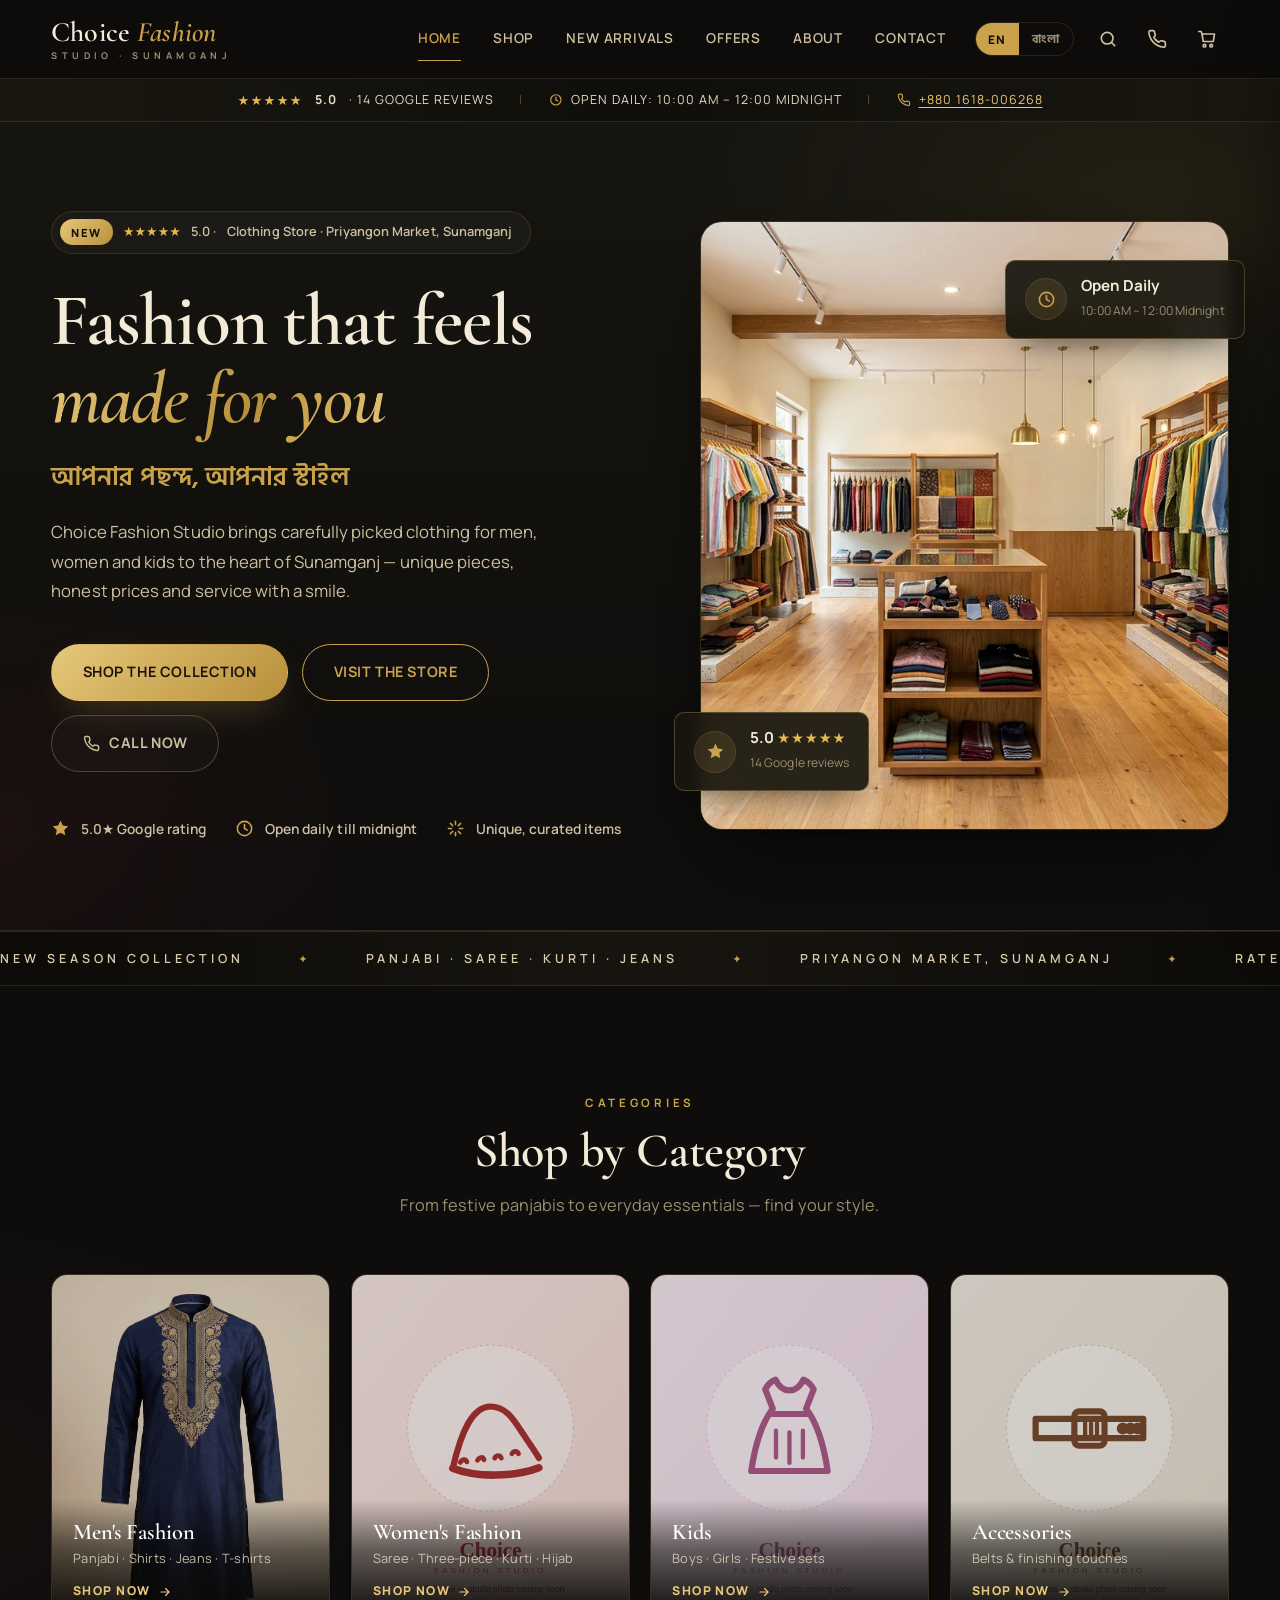
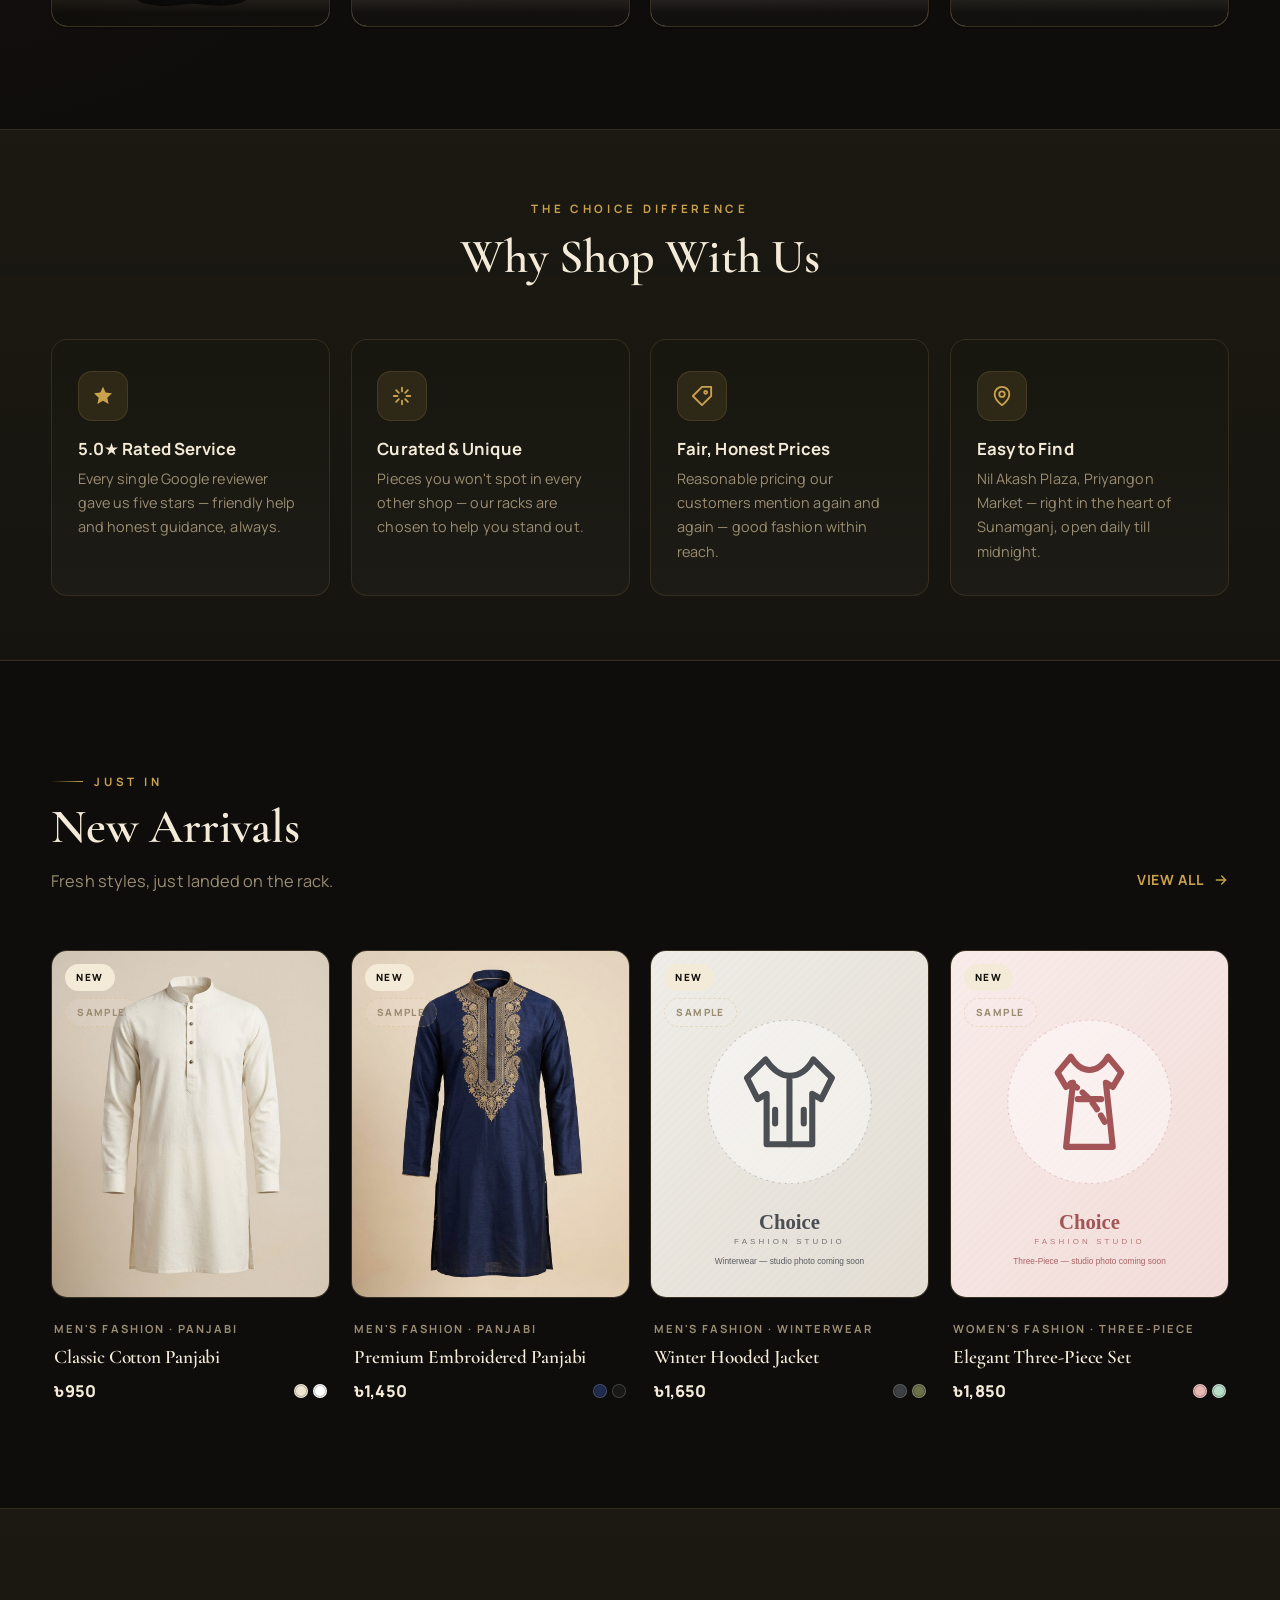
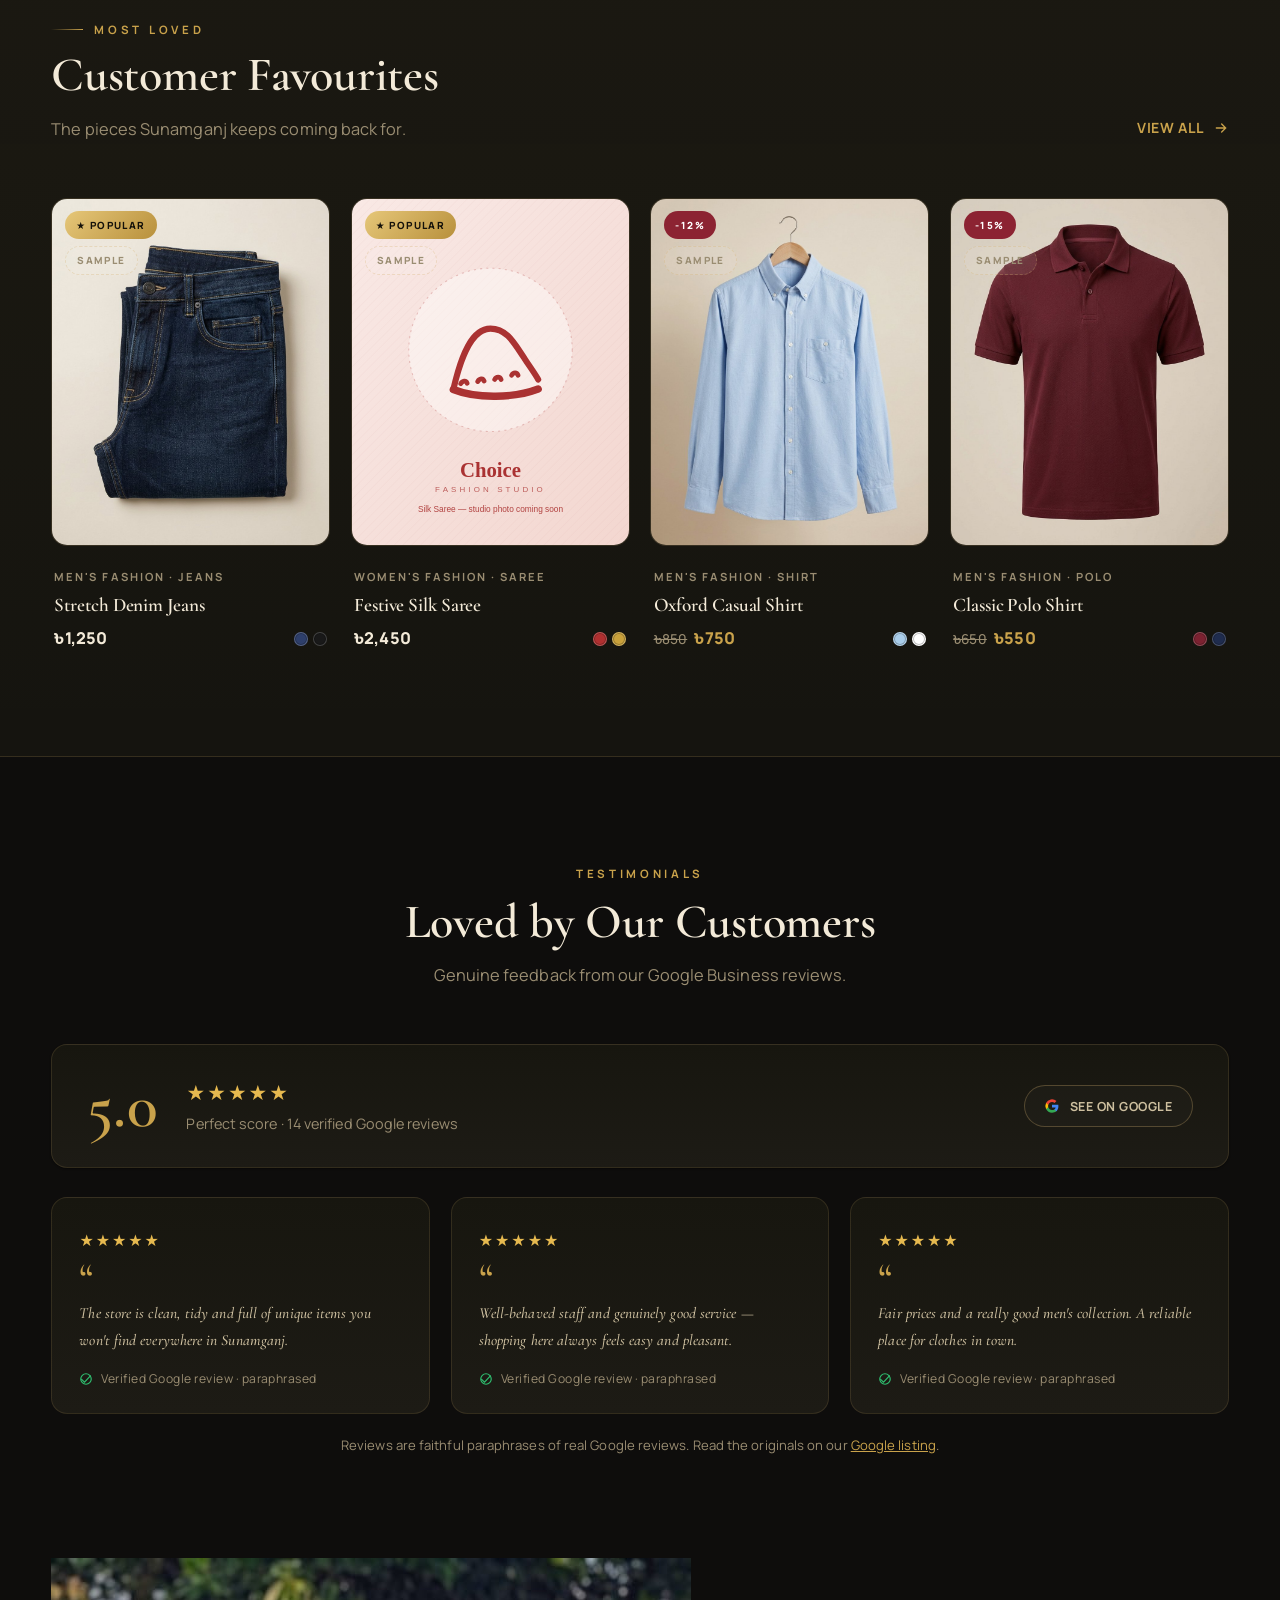
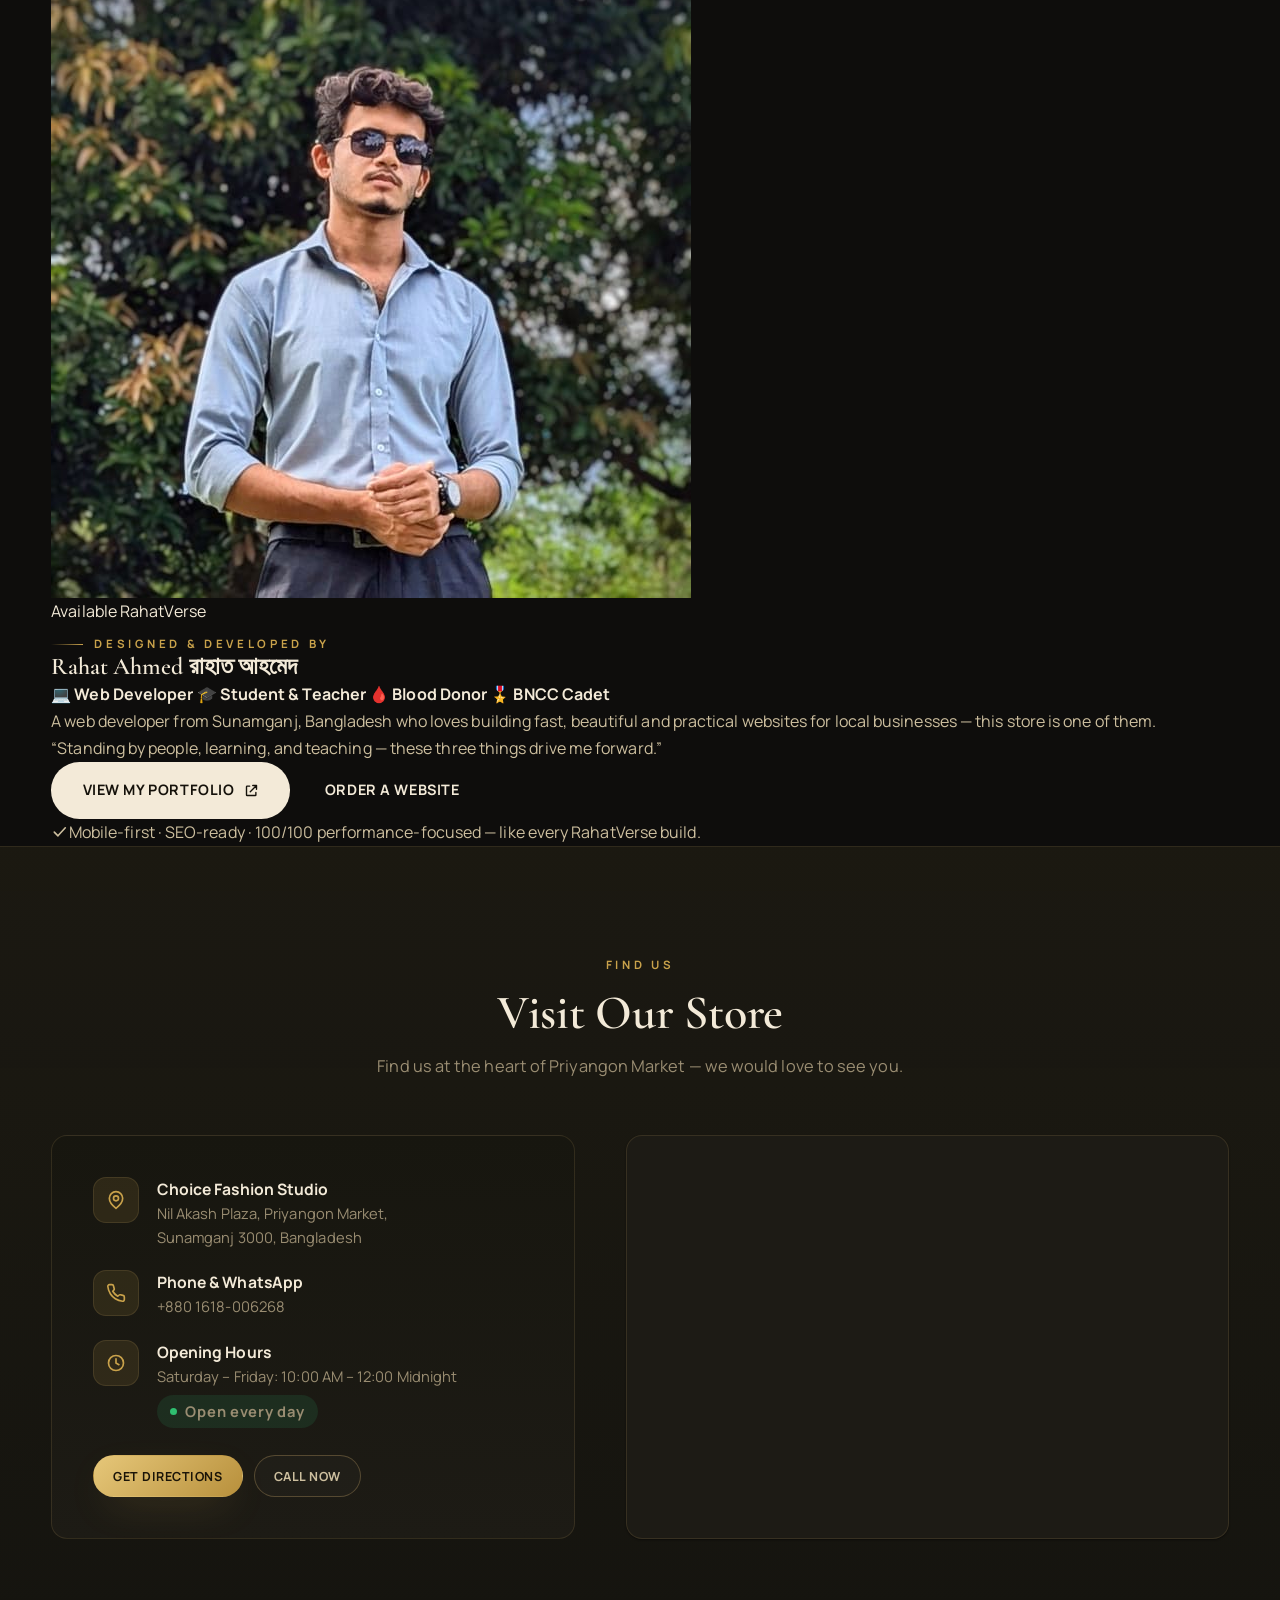
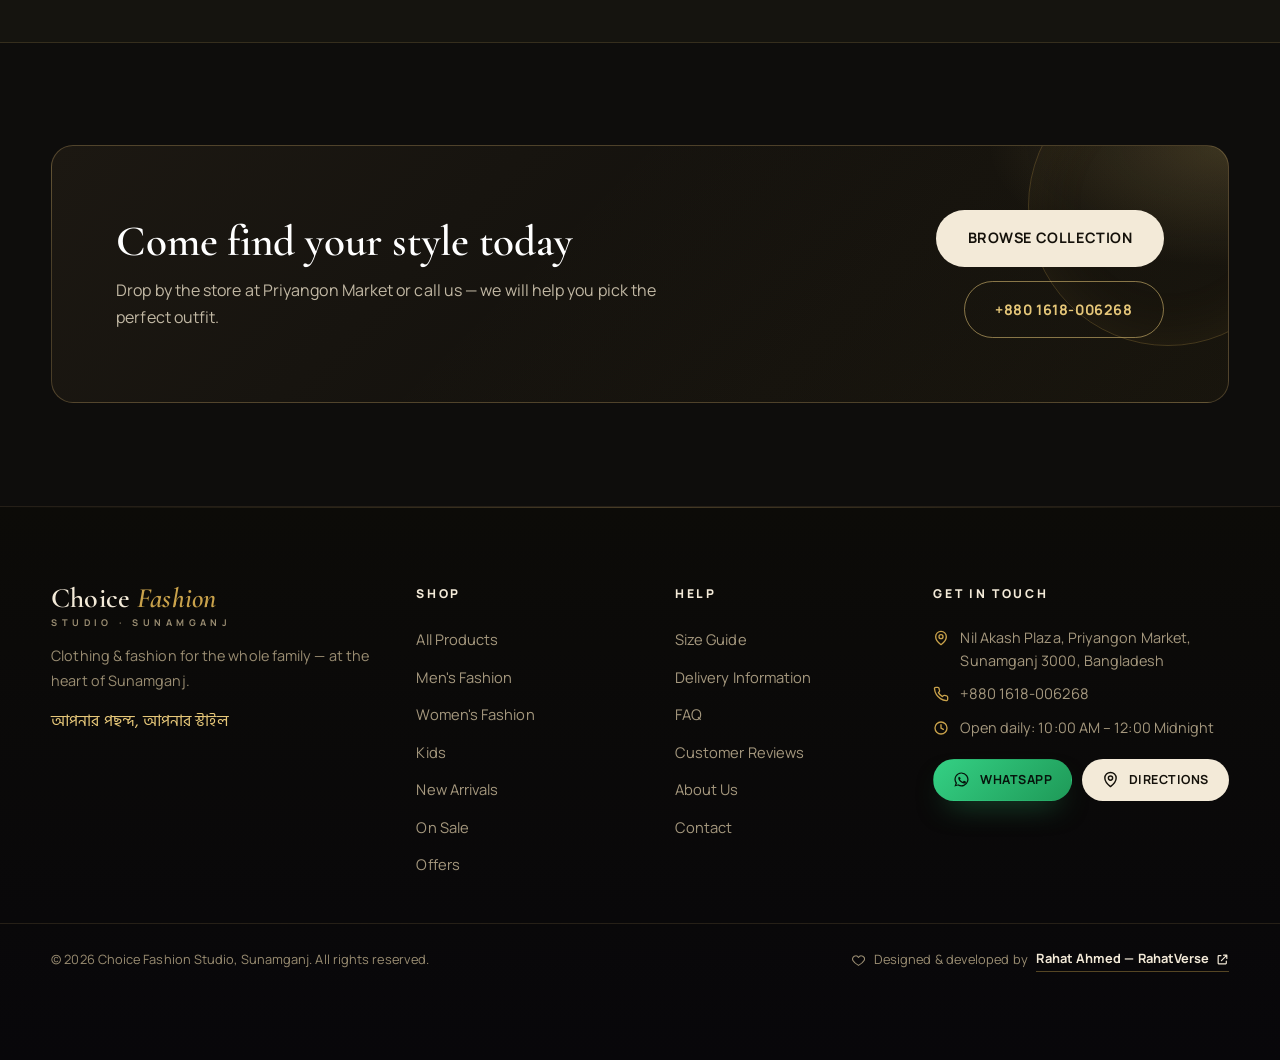
<file: index.html>
<!DOCTYPE html>
<html lang="en">
<head>
<meta charset="UTF-8">
<meta name="viewport" content="width=device-width, initial-scale=1.0">
<title>Choice Fashion Studio Sunamganj | Clothing & Fashion Store</title>
<meta name="description" content="Choice Fashion Studio, Sunamganj — clothing, fashion collections, new arrivals, offers, store location and shopping information. Rated 5.0★ on Google. Nil Akash Plaza, Priyangon Market.">
<meta name="keywords" content="Choice Fashion Studio Sunamganj, clothing store Sunamganj, fashion store Sunamganj, Choice Fashion Priyangon Market, Choice Fashion Nil Akash Plaza">
<meta name="author" content="Choice Fashion Studio">
<meta name="developer" content="Rahat Ahmed — https://www.rahatahmed.site/en">
<link rel="canonical" href="https://choice-fashion-studio.vercel.app/">
<meta property="og:type" content="website">
<meta property="og:title" content="Choice Fashion Studio Sunamganj | Clothing & Fashion Store">
<meta property="og:description" content="আপনার পছন্দ, আপনার স্টাইল — fashion for men, women & kids at Priyangon Market, Sunamganj. Rated 5.0★ on Google.">
<meta property="og:url" content="https://choice-fashion-studio.vercel.app/">
<meta property="og:image" content="https://choice-fashion-studio.vercel.app/assets/img/hero.jpg">
<meta name="theme-color" content="#0e0d0c">
<link rel="icon" type="image/svg+xml" href="favicon.svg">
<link rel="preconnect" href="https://fonts.googleapis.com">
<link rel="preconnect" href="https://fonts.gstatic.com" crossorigin>
<link href="https://fonts.googleapis.com/css2?family=Cormorant+Garamond:ital,wght@0,400;0,500;0,600;0,700;1,400;1,500;1,600&family=Manrope:wght@400;500;600;700;800&family=Hind+Siliguri:wght@400;500;600;700&display=swap" rel="stylesheet">
<link rel="stylesheet" href="assets/css/style.css">
</head>
<body data-page="home">

<!-- ============ HERO ============ -->
<section class="hero">
  <div class="container hero-grid">
    <div class="hero-copy">
      <span class="hero-badge"><span class="pill">NEW</span><span class="stars">★★★★★</span> 5.0 · <span data-i18n="hero.kicker">Clothing Store · Priyangon Market, Sunamganj</span></span>
      <h1 data-i18n-html="hero.title">Fashion that feels <em>made for you</em></h1>
      <p class="hero-tagline">আপনার পছন্দ, আপনার স্টাইল</p>
      <p class="hero-sub" data-i18n="hero.sub">Choice Fashion Studio brings carefully picked clothing for men, women and kids to the heart of Sunamganj — unique pieces, honest prices and service with a smile.</p>
      <div class="hero-cta">
        <a href="shop.html" class="btn btn-primary" data-i18n="hero.cta.shop">Shop the Collection</a>
        <a href="contact.html" class="btn btn-outline" data-i18n="hero.cta.visit">Visit the Store</a>
        <a href="tel:+8801618006268" class="btn btn-ghost"><svg viewBox="0 0 24 24" fill="none" stroke="currentColor" stroke-width="2" stroke-linecap="round" stroke-linejoin="round" style="width:17px;height:17px"><path d="M22 16.9v3a2 2 0 0 1-2.2 2 19.8 19.8 0 0 1-8.6-3 19.5 19.5 0 0 1-6-6 19.8 19.8 0 0 1-3-8.7A2 2 0 0 1 4.1 2h3a2 2 0 0 1 2 1.7c.1 1 .4 2 .7 2.8a2 2 0 0 1-.5 2.1L8.1 9.9a16 16 0 0 0 6 6l1.3-1.2a2 2 0 0 1 2.1-.5c.9.3 1.9.6 2.9.7a2 2 0 0 1 1.6 2Z"/></svg><span data-i18n="hero.cta.call">Call Now</span></a>
      </div>
      <div class="hero-trust">
        <span class="t-item"><svg viewBox="0 0 24 24" fill="currentColor"><path d="m12 2 2.9 6.3 6.9.8-5.1 4.7 1.4 6.8L12 17.3 5.9 20.6l1.4-6.8L2.2 9.1l6.9-.8Z"/></svg><span data-i18n="hero.trust1">5.0★ Google rating</span></span>
        <span class="t-item"><svg viewBox="0 0 24 24" fill="none" stroke="currentColor" stroke-width="2" stroke-linecap="round"><circle cx="12" cy="12" r="9"/><path d="M12 7v5l3.5 2"/></svg><span data-i18n="hero.trust2">Open daily till midnight</span></span>
        <span class="t-item"><svg viewBox="0 0 24 24" fill="none" stroke="currentColor" stroke-width="2" stroke-linecap="round" stroke-linejoin="round"><path d="M12 3v4m0 10v4M3 12h4m10 0h4M5.6 5.6l2.9 2.9m7 7 2.9 2.9m0-12.8-2.9 2.9m-7 7-2.9 2.9"/></svg><span data-i18n="hero.trust3">Unique, curated items</span></span>
      </div>
    </div>
    <div class="hero-media">
      <img class="hero-img" src="assets/img/hero.jpg" alt="Inside Choice Fashion Studio — clothing racks at Priyangon Market, Sunamganj" onerror="this.onerror=null;this.src=FALLBACK_IMG">
      <div class="hero-card hc-hours">
        <span class="hc-icon"><svg viewBox="0 0 24 24" fill="none" stroke="currentColor" stroke-width="2" stroke-linecap="round"><circle cx="12" cy="12" r="9"/><path d="M12 7v5l3.5 2"/></svg></span>
        <span><b>Open Daily</b><small>10:00 AM – 12:00 Midnight</small></span>
      </div>
      <div class="hero-card hc-rating">
        <span class="hc-icon"><svg viewBox="0 0 24 24" fill="currentColor"><path d="m12 2 2.9 6.3 6.9.8-5.1 4.7 1.4 6.8L12 17.3 5.9 20.6l1.4-6.8L2.2 9.1l6.9-.8Z"/></svg></span>
        <span><b>5.0 <span class="big-stars">★★★★★</span></b><small>14 Google reviews</small></span>
      </div>
    </div>
  </div>
</section>

<!-- ============ MARQUEE ============ -->
<div class="marquee" aria-hidden="true">
  <div class="marquee-track">
    <span>New Season Collection</span><span>Panjabi · Saree · Kurti · Jeans</span><span>Priyangon Market, Sunamganj</span><span>Rated 5.0 on Google</span><span>Open Every Day</span>
    <span>New Season Collection</span><span>Panjabi · Saree · Kurti · Jeans</span><span>Priyangon Market, Sunamganj</span><span>Rated 5.0 on Google</span><span>Open Every Day</span>
  </div>
</div>

<!-- ============ CATEGORIES ============ -->
<section class="section">
  <div class="container">
    <div class="section-head center reveal">
      <span class="overline">Categories</span>
      <h2 class="section-title" data-i18n="cat.title">Shop by Category</h2>
      <p class="section-sub" data-i18n="cat.sub">From festive panjabis to everyday essentials — find your style.</p>
    </div>
    <div class="cat-grid">
      <a class="cat-tile reveal" href="shop.html?cat=men">
        <img loading="lazy" src="assets/img/products/embroidered-panjabi.jpg" alt="Men's fashion — panjabi, shirts and more" onerror="this.onerror=null;this.src=FALLBACK_IMG">
        <span class="cat-info"><h3>Men's Fashion</h3><small>Panjabi · Shirts · Jeans · T-shirts</small><span class="go">Shop now <svg viewBox="0 0 24 24" fill="none" stroke="currentColor" stroke-width="2" stroke-linecap="round" style="width:14px;height:14px"><path d="M5 12h14m-6-6 6 6-6 6"/></svg></span></span>
      </a>
      <a class="cat-tile reveal" href="shop.html?cat=women">
        <img loading="lazy" src="assets/img/products/silk-saree.svg" alt="Women's fashion — saree, three-piece, kurti" onerror="this.onerror=null;this.src=FALLBACK_IMG">
        <span class="cat-info"><h3>Women's Fashion</h3><small>Saree · Three-piece · Kurti · Hijab</small><span class="go">Shop now <svg viewBox="0 0 24 24" fill="none" stroke="currentColor" stroke-width="2" stroke-linecap="round" style="width:14px;height:14px"><path d="M5 12h14m-6-6 6 6-6 6"/></svg></span></span>
      </a>
      <a class="cat-tile reveal" href="shop.html?cat=kids">
        <img loading="lazy" src="assets/img/products/frock.svg" alt="Kids fashion — boys and girls wear" onerror="this.onerror=null;this.src=FALLBACK_IMG">
        <span class="cat-info"><h3>Kids</h3><small>Boys · Girls · Festive sets</small><span class="go">Shop now <svg viewBox="0 0 24 24" fill="none" stroke="currentColor" stroke-width="2" stroke-linecap="round" style="width:14px;height:14px"><path d="M5 12h14m-6-6 6 6-6 6"/></svg></span></span>
      </a>
      <a class="cat-tile reveal" href="shop.html?cat=accessories">
        <img loading="lazy" src="assets/img/products/belt.svg" alt="Accessories — belts and more" onerror="this.onerror=null;this.src=FALLBACK_IMG">
        <span class="cat-info"><h3>Accessories</h3><small>Belts & finishing touches</small><span class="go">Shop now <svg viewBox="0 0 24 24" fill="none" stroke="currentColor" stroke-width="2" stroke-linecap="round" style="width:14px;height:14px"><path d="M5 12h14m-6-6 6 6-6 6"/></svg></span></span>
      </a>
    </div>
  </div>
</section>

<!-- ============ FEATURES ============ -->
<section class="section tight bg-cream">
  <div class="container">
    <div class="section-head center reveal">
      <span class="overline">The Choice Difference</span>
      <h2 class="section-title" data-i18n="feat.title">Why Shop With Us</h2>
    </div>
    <div class="feat-grid">
      <div class="feat-card reveal">
        <span class="f-icon"><svg viewBox="0 0 24 24" fill="currentColor"><path d="m12 2 2.9 6.3 6.9.8-5.1 4.7 1.4 6.8L12 17.3 5.9 20.6l1.4-6.8L2.2 9.1l6.9-.8Z"/></svg></span>
        <h3>5.0★ Rated Service</h3>
        <p>Every single Google reviewer gave us five stars — friendly help and honest guidance, always.</p>
      </div>
      <div class="feat-card reveal">
        <span class="f-icon"><svg viewBox="0 0 24 24" fill="none" stroke="currentColor" stroke-width="2" stroke-linecap="round" stroke-linejoin="round"><path d="M12 3v4m0 10v4M3 12h4m10 0h4M5.6 5.6l2.9 2.9m7 7 2.9 2.9m0-12.8-2.9 2.9m-7 7-2.9 2.9"/></svg></span>
        <h3>Curated & Unique</h3>
        <p>Pieces you won't spot in every other shop — our racks are chosen to help you stand out.</p>
      </div>
      <div class="feat-card reveal">
        <span class="f-icon"><svg viewBox="0 0 24 24" fill="none" stroke="currentColor" stroke-width="2" stroke-linecap="round" stroke-linejoin="round"><path d="m2 12 10 10L22 12V2H12Z"/><circle cx="16" cy="8" r="1.6"/></svg></span>
        <h3>Fair, Honest Prices</h3>
        <p>Reasonable pricing our customers mention again and again — good fashion within reach.</p>
      </div>
      <div class="feat-card reveal">
        <span class="f-icon"><svg viewBox="0 0 24 24" fill="none" stroke="currentColor" stroke-width="2" stroke-linecap="round" stroke-linejoin="round"><path d="M20 10c0 6-8 12-8 12S4 16 4 10a8 8 0 1 1 16 0Z"/><circle cx="12" cy="10" r="3"/></svg></span>
        <h3>Easy to Find</h3>
        <p>Nil Akash Plaza, Priyangon Market — right in the heart of Sunamganj, open daily till midnight.</p>
      </div>
    </div>
  </div>
</section>

<!-- ============ NEW ARRIVALS ============ -->
<section class="section">
  <div class="container">
    <div class="section-head reveal">
      <div class="head-row">
        <div>
          <span class="overline">Just In</span>
          <h2 class="section-title" data-i18n="new.title">New Arrivals</h2>
          <p class="section-sub" data-i18n="new.sub">Fresh styles, just landed on the rack.</p>
        </div>
        <a class="arrow-link" href="shop.html?filter=new"><span data-i18n="shop.all">View All</span><svg viewBox="0 0 24 24" fill="none" stroke="currentColor" stroke-width="2" stroke-linecap="round"><path d="M5 12h14m-6-6 6 6-6 6"/></svg></a>
      </div>
    </div>
    <div class="product-grid" id="home-new"></div>
  </div>
</section>

<!-- ============ BEST SELLERS ============ -->
<section class="section bg-cream">
  <div class="container">
    <div class="section-head reveal">
      <div class="head-row">
        <div>
          <span class="overline">Most Loved</span>
          <h2 class="section-title" data-i18n="best.title">Customer Favourites</h2>
          <p class="section-sub" data-i18n="best.sub">The pieces Sunamganj keeps coming back for.</p>
        </div>
        <a class="arrow-link" href="shop.html"><span data-i18n="shop.all">View All</span><svg viewBox="0 0 24 24" fill="none" stroke="currentColor" stroke-width="2" stroke-linecap="round"><path d="M5 12h14m-6-6 6 6-6 6"/></svg></a>
      </div>
    </div>
    <div class="product-grid" id="home-best"></div>
  </div>
</section>

<!-- ============ REVIEWS ============ -->
<section class="section">
  <div class="container">
    <div class="section-head center reveal">
      <span class="overline">Testimonials</span>
      <h2 class="section-title" data-i18n="rev.title">Loved by Our Customers</h2>
      <p class="section-sub" data-i18n="rev.sub">Genuine feedback from our Google Business reviews.</p>
    </div>
    <div class="rating-hero reveal">
      <span class="score">5.0</span>
      <span><span class="stars">★★★★★</span><br><span class="of">Perfect score · 14 verified Google reviews</span></span>
      <a class="btn btn-ghost btn-sm g-link" href="https://www.google.com/maps/search/?api=1&query=Choice+Fashion+Studio,+Nil+Akash+Plaza,+Priyangon+Market,+Sunamganj+3000" target="_blank" rel="noopener">
        <svg viewBox="0 0 24 24" style="width:16px;height:16px"><path d="M21.6 12.2c0-.7-.1-1.4-.2-2H12v3.9h5.4a4.6 4.6 0 0 1-2 3v2.6h3.2c1.9-1.8 3-4.4 3-7.5Z" fill="#4285F4"/><path d="M12 22c2.7 0 5-.9 6.6-2.4l-3.2-2.5c-.9.6-2 1-3.4 1-2.6 0-4.8-1.8-5.6-4.2H3.1v2.6A10 10 0 0 0 12 22Z" fill="#34A853"/><path d="M6.4 13.9a6 6 0 0 1 0-3.8V7.5H3.1a10 10 0 0 0 0 9Z" fill="#FBBC05"/><path d="M12 5.9c1.5 0 2.8.5 3.8 1.5l2.9-2.9A10 10 0 0 0 3 7.5l3.3 2.6C7.2 7.7 9.4 5.9 12 5.9Z" fill="#EA4335"/></svg>
        See on Google
      </a>
    </div>
    <div class="review-grid">
      <div class="review-card reveal">
        <span class="stars">★★★★★</span>
        <blockquote>The store is clean, tidy and full of unique items you won't find everywhere in Sunamganj.</blockquote>
        <span class="rc-foot"><svg viewBox="0 0 24 24" fill="none" stroke="currentColor" stroke-width="2" stroke-linecap="round"><circle cx="12" cy="12" r="9"/><path d="m4.5 12.5 5 5 10-11"/></svg> Verified Google review · paraphrased</span>
      </div>
      <div class="review-card reveal">
        <span class="stars">★★★★★</span>
        <blockquote>Well-behaved staff and genuinely good service — shopping here always feels easy and pleasant.</blockquote>
        <span class="rc-foot"><svg viewBox="0 0 24 24" fill="none" stroke="currentColor" stroke-width="2" stroke-linecap="round"><circle cx="12" cy="12" r="9"/><path d="m4.5 12.5 5 5 10-11"/></svg> Verified Google review · paraphrased</span>
      </div>
      <div class="review-card reveal">
        <span class="stars">★★★★★</span>
        <blockquote>Fair prices and a really good men's collection. A reliable place for clothes in town.</blockquote>
        <span class="rc-foot"><svg viewBox="0 0 24 24" fill="none" stroke="currentColor" stroke-width="2" stroke-linecap="round"><circle cx="12" cy="12" r="9"/><path d="m4.5 12.5 5 5 10-11"/></svg> Verified Google review · paraphrased</span>
      </div>
    </div>
    <p class="small-note reveal" style="text-align:center;margin-top:1.2rem">Reviews are faithful paraphrases of real Google reviews. Read the originals on our <a href="https://www.google.com/maps/search/?api=1&query=Choice+Fashion+Studio,+Nil+Akash+Plaza,+Priyangon+Market,+Sunamganj+3000" target="_blank" rel="noopener">Google listing</a>.</p>
  </div>
</section>

<!-- ============ DEVELOPER SPOTLIGHT ============ -->
<section class="dev-section">
  <div class="container">
    <div class="dev-card reveal">
      <div class="dev-photo">
        <img src="assets/img/rahat-ahmed.jpg" alt="Rahat Ahmed — the web developer who built this site" loading="lazy" onerror="this.onerror=null;this.src=FALLBACK_IMG">
        <span class="dev-available"><span class="dot"></span>Available</span>
        <span class="dev-ribbon">RahatVerse</span>
      </div>
      <div class="dev-info">
        <span class="overline dev-overline" data-i18n="dev.kicker">Designed &amp; Developed By</span>
        <h2 class="dev-name">Rahat Ahmed <span class="dev-bn">রাহাত আহমেদ</span></h2>
        <div class="dev-chips">
          <span>💻 <b data-i18n="dev.chip1">Web Developer</b></span>
          <span>🎓 <b data-i18n="dev.chip2">Student &amp; Teacher</b></span>
          <span>🩸 <b data-i18n="dev.chip3">Blood Donor</b></span>
          <span>🎖️ <b data-i18n="dev.chip4">BNCC Cadet</b></span>
        </div>
        <p class="dev-desc" data-i18n="dev.desc">A web developer from Sunamganj, Bangladesh who loves building fast, beautiful and practical websites for local businesses — this store is one of them.</p>
        <p class="dev-quote" data-i18n="dev.quote">“Standing by people, learning, and teaching — these three things drive me forward.”</p>
        <div class="dev-btns">
          <a class="btn btn-light" href="https://www.rahatahmed.site/en" target="_blank" rel="noopener"><span data-i18n="dev.portfolio">View My Portfolio</span><svg viewBox="0 0 24 24" fill="none" stroke="currentColor" stroke-width="2.2" stroke-linecap="round" stroke-linejoin="round" style="width:15px;height:15px"><path d="M14 4h6v6M20 4 10 14M9 5H5a1 1 0 0 0-1 1v13a1 1 0 0 0 1 1h13a1 1 0 0 0 1-1v-4"/></svg></a>
          <a class="btn dev-btn-outline" href="https://www.rahatahmed.site/en/order" target="_blank" rel="noopener" data-i18n="dev.order">Order a Website</a>
        </div>
        <p class="dev-meta"><svg viewBox="0 0 24 24" fill="none" stroke="currentColor" stroke-width="2.2" stroke-linecap="round" stroke-linejoin="round"><path d="m4.5 12.5 5 5 10-11"/></svg><span data-i18n="dev.meta">Mobile-first · SEO-ready · 100/100 performance-focused — like every RahatVerse build.</span></p>
      </div>
    </div>
  </div>
</section>

<!-- ============ LOCATION ============ -->
<section class="section bg-cream">
  <div class="container">
    <div class="section-head center reveal">
      <span class="overline">Find Us</span>
      <h2 class="section-title" data-i18n="loc.title">Visit Our Store</h2>
      <p class="section-sub" data-i18n="loc.sub">Find us at the heart of Priyangon Market — we would love to see you.</p>
    </div>
    <div class="loc-grid">
      <div class="loc-card reveal">
        <div class="loc-row">
          <span class="l-icon"><svg viewBox="0 0 24 24" fill="none" stroke="currentColor" stroke-width="2" stroke-linecap="round" stroke-linejoin="round"><path d="M20 10c0 6-8 12-8 12S4 16 4 10a8 8 0 1 1 16 0Z"/><circle cx="12" cy="10" r="3"/></svg></span>
          <span><b>Choice Fashion Studio</b><span>Nil Akash Plaza, Priyangon Market,<br>Sunamganj 3000, Bangladesh</span></span>
        </div>
        <div class="loc-row">
          <span class="l-icon"><svg viewBox="0 0 24 24" fill="none" stroke="currentColor" stroke-width="2" stroke-linecap="round" stroke-linejoin="round"><path d="M22 16.9v3a2 2 0 0 1-2.2 2 19.8 19.8 0 0 1-8.6-3 19.5 19.5 0 0 1-6-6 19.8 19.8 0 0 1-3-8.7A2 2 0 0 1 4.1 2h3a2 2 0 0 1 2 1.7c.1 1 .4 2 .7 2.8a2 2 0 0 1-.5 2.1L8.1 9.9a16 16 0 0 0 6 6l1.3-1.2a2 2 0 0 1 2.1-.5c.9.3 1.9.6 2.9.7a2 2 0 0 1 1.6 2Z"/></svg></span>
          <span><b>Phone & WhatsApp</b><a class="val" href="tel:+8801618006268">+880 1618-006268</a></span>
        </div>
        <div class="loc-row">
          <span class="l-icon"><svg viewBox="0 0 24 24" fill="none" stroke="currentColor" stroke-width="2" stroke-linecap="round"><circle cx="12" cy="12" r="9"/><path d="M12 7v5l3.5 2"/></svg></span>
          <span><b>Opening Hours</b><span>Saturday – Friday: 10:00 AM – 12:00 Midnight</span><br><span class="hours-pill"><span class="dot"></span>Open every day</span></span>
        </div>
        <div style="display:flex;gap:.7rem;flex-wrap:wrap;margin-top:.4rem">
          <a class="btn btn-primary btn-sm" href="https://www.google.com/maps/dir/?api=1&destination=Choice+Fashion+Studio,+Nil+Akash+Plaza,+Priyangon+Market,+Sunamganj+3000,+Bangladesh" target="_blank" rel="noopener">Get Directions</a>
          <a class="btn btn-ghost btn-sm" href="tel:+8801618006268">Call Now</a>
        </div>
      </div>
      <div class="map-frame reveal">
        <iframe title="Choice Fashion Studio on Google Maps" src="https://www.google.com/maps?q=Choice+Fashion+Studio,+Nil+Akash+Plaza,+Priyangon+Market,+Sunamganj+3000,+Bangladesh&output=embed" loading="lazy" referrerpolicy="no-referrer-when-downgrade" allowfullscreen></iframe>
      </div>
    </div>
  </div>
</section>

<!-- ============ CTA ============ -->
<section class="section">
  <div class="container">
    <div class="cta-band reveal">
      <div>
        <h2 data-i18n="cta.title">Come find your style today</h2>
        <p data-i18n="cta.sub">Drop by the store at Priyangon Market or call us — we will help you pick the perfect outfit.</p>
      </div>
      <div class="cta-btns">
        <a class="btn btn-light" href="shop.html">Browse Collection</a>
        <a class="btn btn-outline" href="tel:+8801618006268">+880 1618-006268</a>
      </div>
    </div>
  </div>
</section>

<script src="assets/js/products.js"></script>
<script src="assets/js/main.js"></script>
</body>
</html>
</file>
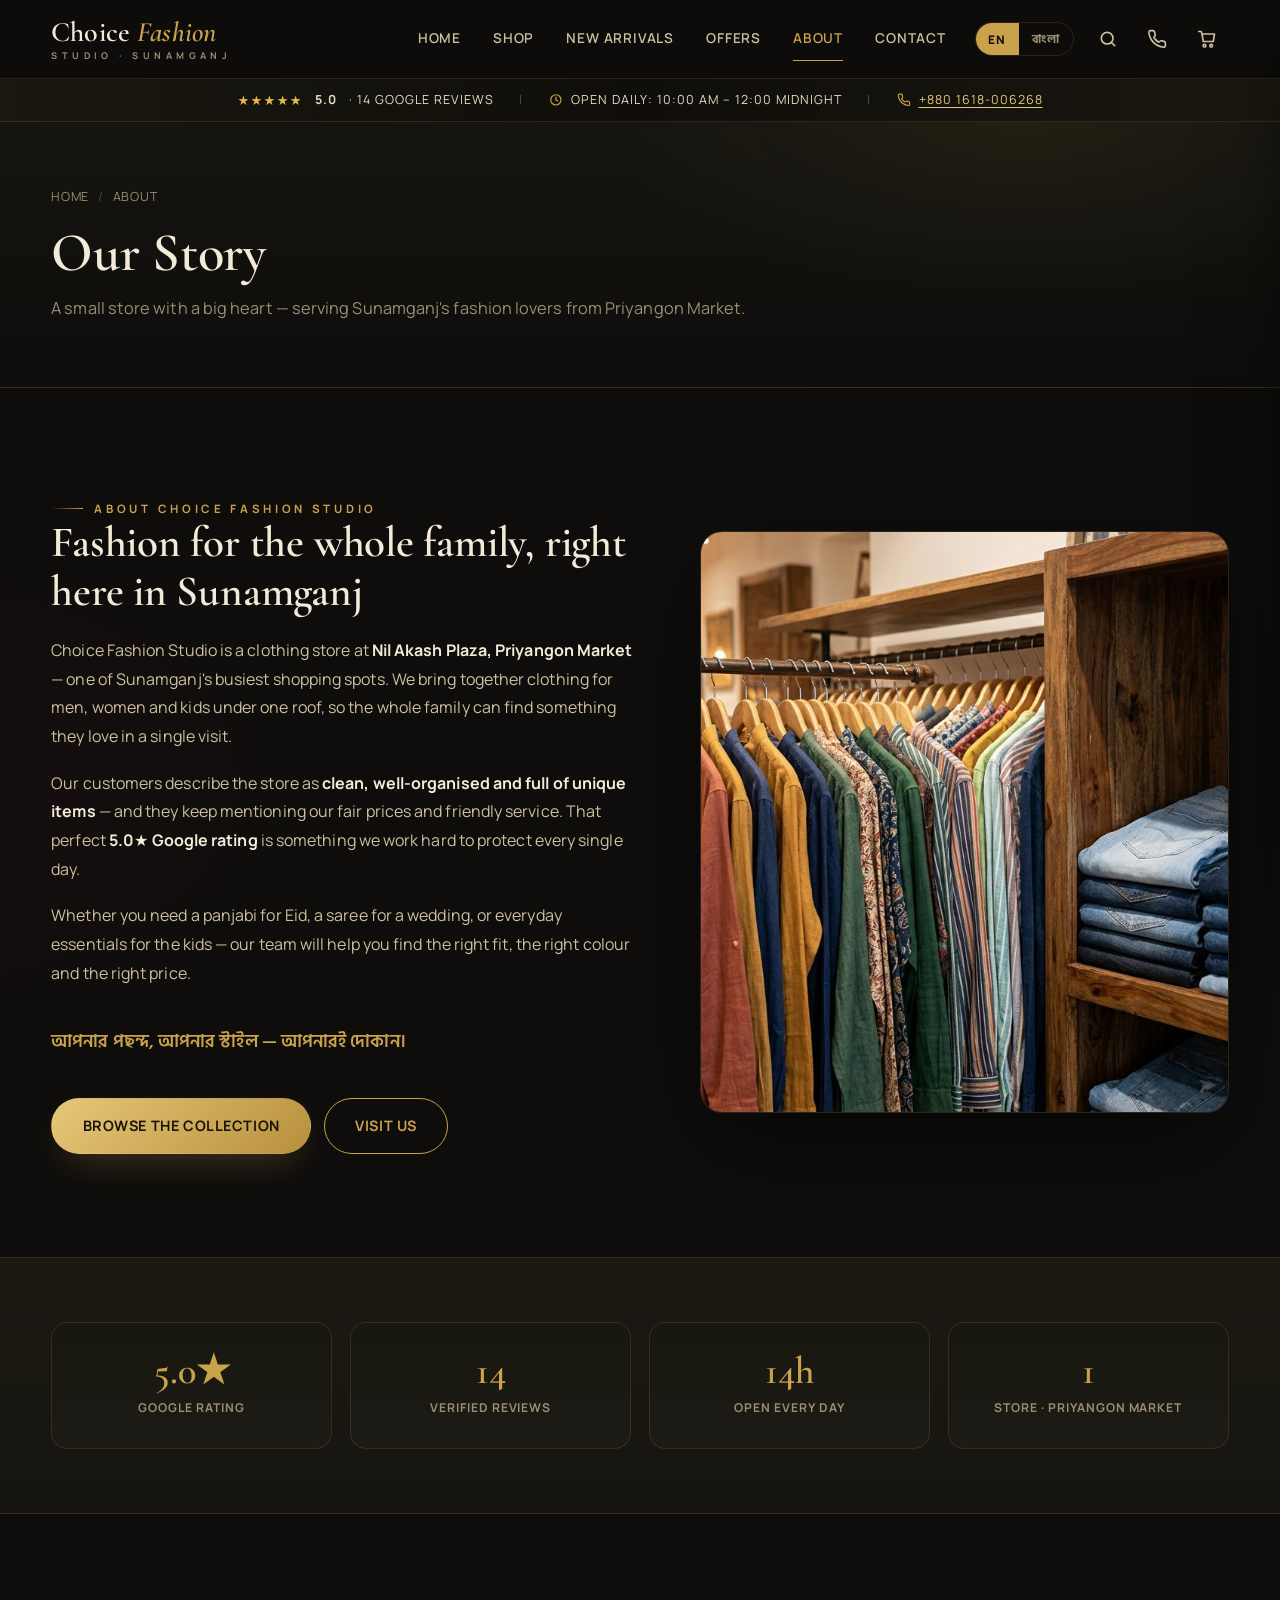
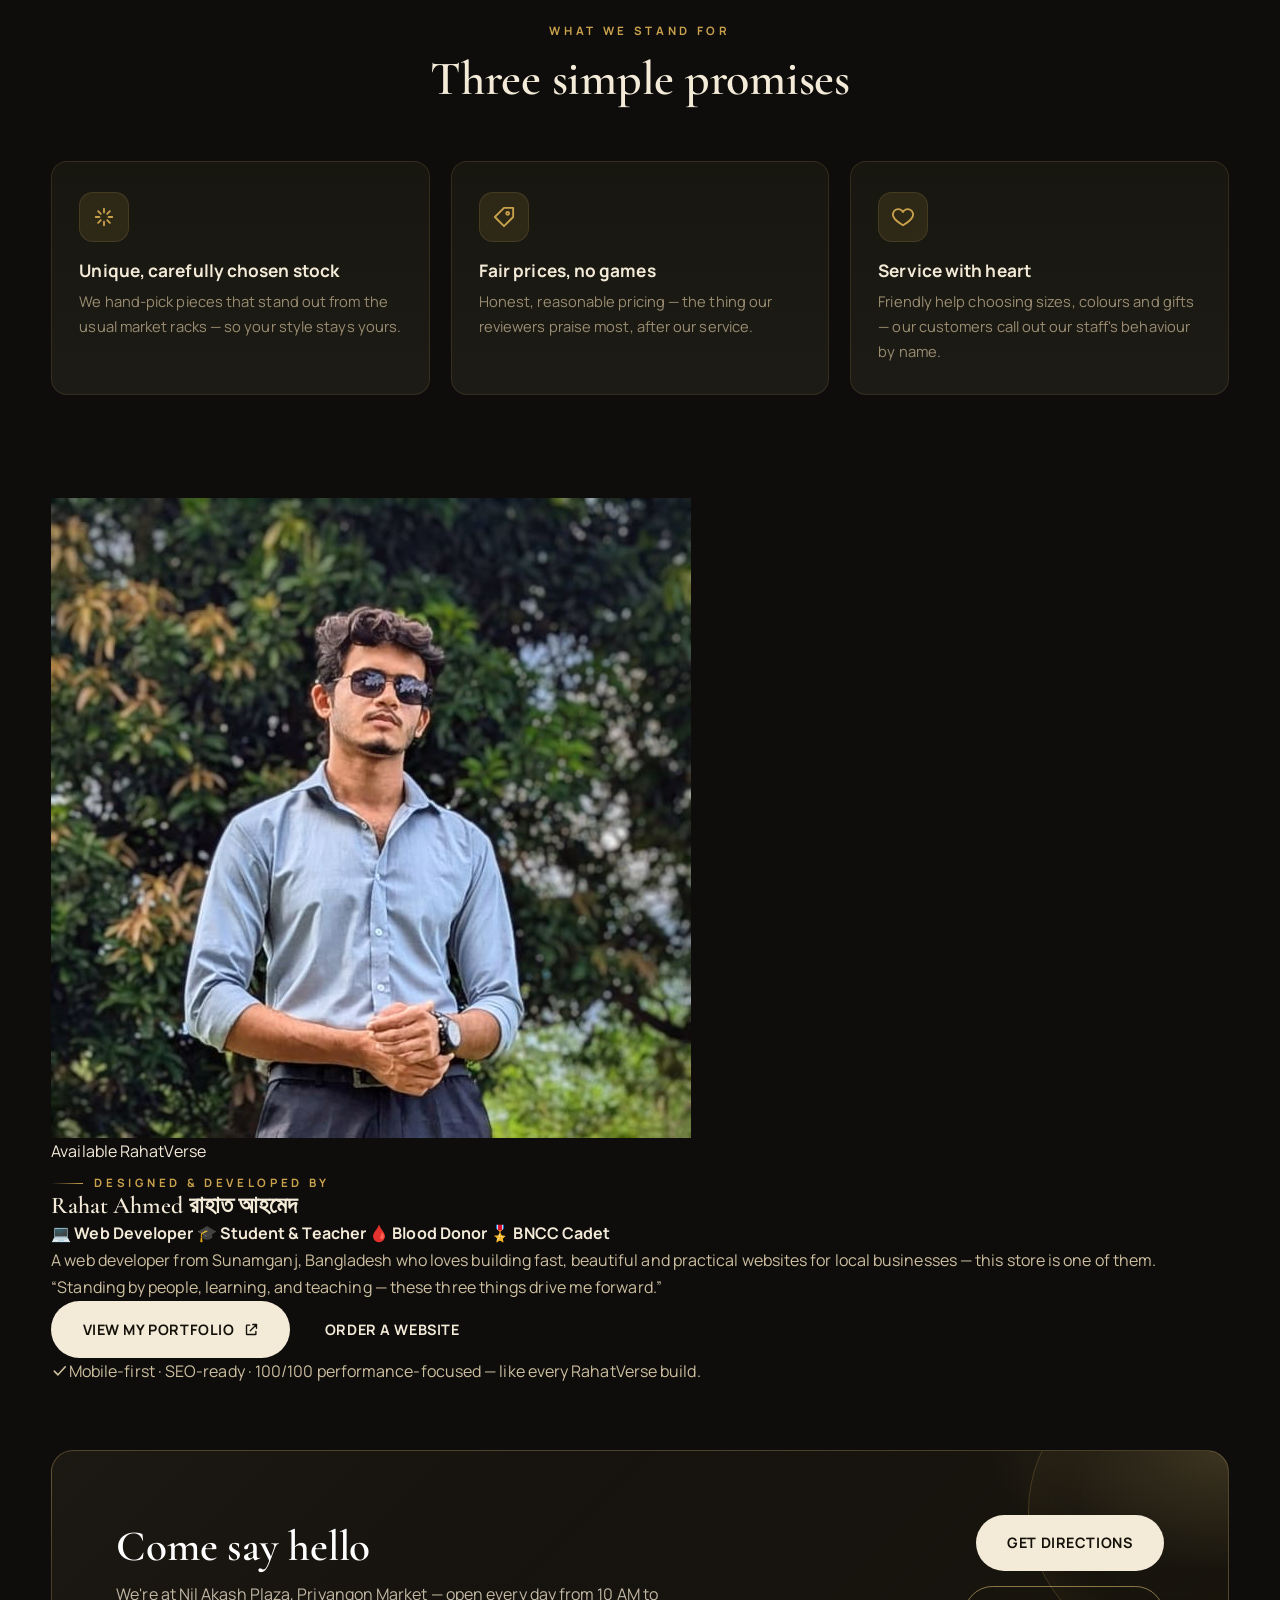
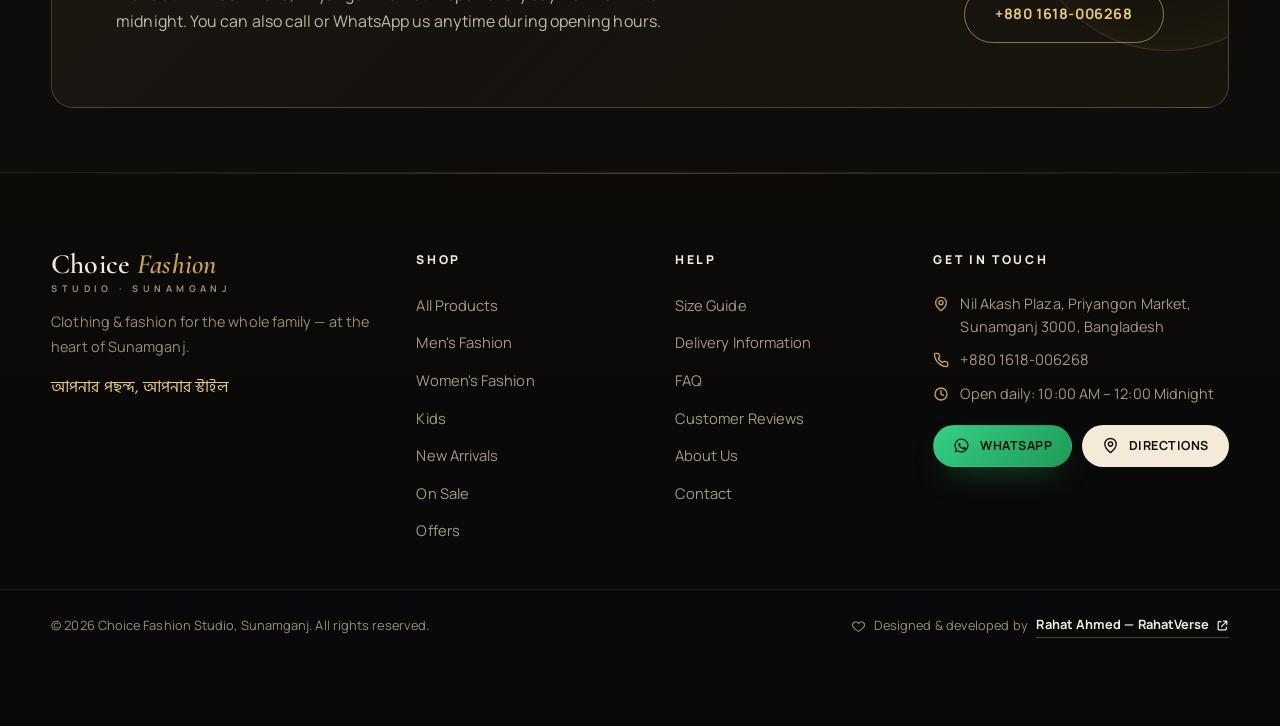
<file: about.html>
<!DOCTYPE html>
<html lang="en">
<head>
<meta charset="UTF-8">
<meta name="viewport" content="width=device-width, initial-scale=1.0">
<title>About Us | Choice Fashion Studio Sunamganj</title>
<meta name="description" content="Choice Fashion Studio — a locally loved clothing store at Nil Akash Plaza, Priyangon Market, Sunamganj. Rated 5.0★ on Google for unique items, fair prices and friendly service.">
<meta name="developer" content="Rahat Ahmed — https://www.rahatahmed.site/en">
<link rel="canonical" href="https://choice-fashion-studio.vercel.app/about">
<meta name="theme-color" content="#0e0d0c">
<link rel="icon" type="image/svg+xml" href="favicon.svg">
<link rel="preconnect" href="https://fonts.googleapis.com">
<link rel="preconnect" href="https://fonts.gstatic.com" crossorigin>
<link href="https://fonts.googleapis.com/css2?family=Cormorant+Garamond:ital,wght@0,400;0,500;0,600;0,700;1,400;1,500;1,600&family=Manrope:wght@400;500;600;700;800&family=Hind+Siliguri:wght@400;500;600;700&display=swap" rel="stylesheet">
<link rel="stylesheet" href="assets/css/style.css">
</head>
<body data-page="about">

<section class="page-hero">
  <div class="container">
    <nav class="crumbs"><a href="index.html">Home</a><span class="sep">/</span><span>About</span></nav>
    <h1>Our Story</h1>
    <p class="ph-sub">A small store with a big heart — serving Sunamganj's fashion lovers from Priyangon Market.</p>
  </div>
</section>

<section class="section">
  <div class="container about-grid">
    <div class="about-copy reveal">
      <span class="overline">About Choice Fashion Studio</span>
      <h2>Fashion for the whole family, right here in Sunamganj</h2>
      <p>Choice Fashion Studio is a clothing store at <b>Nil Akash Plaza, Priyangon Market</b> — one of Sunamganj's busiest shopping spots. We bring together clothing for men, women and kids under one roof, so the whole family can find something they love in a single visit.</p>
      <p>Our customers describe the store as <b>clean, well-organised and full of unique items</b> — and they keep mentioning our fair prices and friendly service. That perfect <b>5.0★ Google rating</b> is something we work hard to protect every single day.</p>
      <p>Whether you need a panjabi for Eid, a saree for a wedding, or everyday essentials for the kids — our team will help you find the right fit, the right colour and the right price.</p>
      <p class="sig">আপনার পছন্দ, আপনার স্টাইল — আপনারই দোকান।</p>
      <div style="display:flex;gap:.8rem;flex-wrap:wrap;margin-top:1.4rem">
        <a class="btn btn-primary" href="shop.html">Browse the Collection</a>
        <a class="btn btn-outline" href="contact.html">Visit Us</a>
      </div>
    </div>
    <div class="reveal">
      <img src="assets/img/store.jpg" alt="Inside Choice Fashion Studio, Priyangon Market, Sunamganj" onerror="this.onerror=null;this.src=FALLBACK_IMG">
    </div>
  </div>
</section>

<section class="section tight bg-cream">
  <div class="container">
    <div class="stat-band">
      <div class="stat reveal"><div class="num">5.0★</div><div class="lbl">Google rating</div></div>
      <div class="stat reveal"><div class="num">14</div><div class="lbl">Verified reviews</div></div>
      <div class="stat reveal"><div class="num">14h</div><div class="lbl">Open every day</div></div>
      <div class="stat reveal"><div class="num">1</div><div class="lbl">Store · Priyangon Market</div></div>
    </div>
  </div>
</section>

<section class="section">
  <div class="container">
    <div class="section-head center reveal">
      <span class="overline">What We Stand For</span>
      <h2 class="section-title">Three simple promises</h2>
    </div>
    <div class="values-grid">
      <div class="info-card reveal">
        <span class="i-icon"><svg viewBox="0 0 24 24" fill="none" stroke="currentColor" stroke-width="2" stroke-linecap="round" stroke-linejoin="round"><path d="M12 3v4m0 10v4M3 12h4m10 0h4M5.6 5.6l2.9 2.9m7 7 2.9 2.9m0-12.8-2.9 2.9m-7 7-2.9 2.9"/></svg></span>
        <h3>Unique, carefully chosen stock</h3>
        <p>We hand-pick pieces that stand out from the usual market racks — so your style stays yours.</p>
      </div>
      <div class="info-card reveal">
        <span class="i-icon"><svg viewBox="0 0 24 24" fill="none" stroke="currentColor" stroke-width="2" stroke-linecap="round" stroke-linejoin="round"><path d="m2 12 10 10L22 12V2H12Z"/><circle cx="16" cy="8" r="1.6"/></svg></span>
        <h3>Fair prices, no games</h3>
        <p>Honest, reasonable pricing — the thing our reviewers praise most, after our service.</p>
      </div>
      <div class="info-card reveal">
        <span class="i-icon"><svg viewBox="0 0 24 24" fill="none" stroke="currentColor" stroke-width="2" stroke-linecap="round" stroke-linejoin="round"><path d="M12 21s-8-4.7-10.3-9A5.5 5.5 0 0 1 12 6.5 5.5 5.5 0 0 1 22.3 12C20 16.3 12 21 12 21Z"/></svg></span>
        <h3>Service with heart</h3>
        <p>Friendly help choosing sizes, colours and gifts — our customers call out our staff's behaviour by name.</p>
      </div>
    </div>
  </div>
</section>

<!-- ============ DEVELOPER SPOTLIGHT ============ -->
<section class="dev-section" style="padding-top:0">
  <div class="container">
    <div class="dev-card reveal">
      <div class="dev-photo">
        <img src="assets/img/rahat-ahmed.jpg" alt="Rahat Ahmed — the web developer who built this site" loading="lazy" onerror="this.onerror=null;this.src=FALLBACK_IMG">
        <span class="dev-available"><span class="dot"></span>Available</span>
        <span class="dev-ribbon">RahatVerse</span>
      </div>
      <div class="dev-info">
        <span class="overline dev-overline" data-i18n="dev.kicker">Designed &amp; Developed By</span>
        <h2 class="dev-name">Rahat Ahmed <span class="dev-bn">রাহাত আহমেদ</span></h2>
        <div class="dev-chips">
          <span>💻 <b data-i18n="dev.chip1">Web Developer</b></span>
          <span>🎓 <b data-i18n="dev.chip2">Student &amp; Teacher</b></span>
          <span>🩸 <b data-i18n="dev.chip3">Blood Donor</b></span>
          <span>🎖️ <b data-i18n="dev.chip4">BNCC Cadet</b></span>
        </div>
        <p class="dev-desc" data-i18n="dev.desc">A web developer from Sunamganj, Bangladesh who loves building fast, beautiful and practical websites for local businesses — this store is one of them.</p>
        <p class="dev-quote" data-i18n="dev.quote">“Standing by people, learning, and teaching — these three things drive me forward.”</p>
        <div class="dev-btns">
          <a class="btn btn-light" href="https://www.rahatahmed.site/en" target="_blank" rel="noopener"><span data-i18n="dev.portfolio">View My Portfolio</span><svg viewBox="0 0 24 24" fill="none" stroke="currentColor" stroke-width="2.2" stroke-linecap="round" stroke-linejoin="round" style="width:15px;height:15px"><path d="M14 4h6v6M20 4 10 14M9 5H5a1 1 0 0 0-1 1v13a1 1 0 0 0 1 1h13a1 1 0 0 0 1-1v-4"/></svg></a>
          <a class="btn dev-btn-outline" href="https://www.rahatahmed.site/en/order" target="_blank" rel="noopener" data-i18n="dev.order">Order a Website</a>
        </div>
        <p class="dev-meta"><svg viewBox="0 0 24 24" fill="none" stroke="currentColor" stroke-width="2.2" stroke-linecap="round" stroke-linejoin="round"><path d="m4.5 12.5 5 5 10-11"/></svg><span data-i18n="dev.meta">Mobile-first · SEO-ready · 100/100 performance-focused — like every RahatVerse build.</span></p>
      </div>
    </div>
  </div>
</section>

<section class="section tight">
  <div class="container">
    <div class="cta-band reveal">
      <div>
        <h2>Come say hello</h2>
        <p>We're at Nil Akash Plaza, Priyangon Market — open every day from 10 AM to midnight. You can also call or WhatsApp us anytime during opening hours.</p>
      </div>
      <div class="cta-btns">
        <a class="btn btn-light" href="https://www.google.com/maps/dir/?api=1&destination=Choice+Fashion+Studio,+Nil+Akash+Plaza,+Priyangon+Market,+Sunamganj+3000,+Bangladesh" target="_blank" rel="noopener">Get Directions</a>
        <a class="btn btn-outline" href="tel:+8801618006268">+880 1618-006268</a>
      </div>
    </div>
  </div>
</section>

<script src="assets/js/products.js"></script>
<script src="assets/js/main.js"></script>
</body>
</html>
</file>
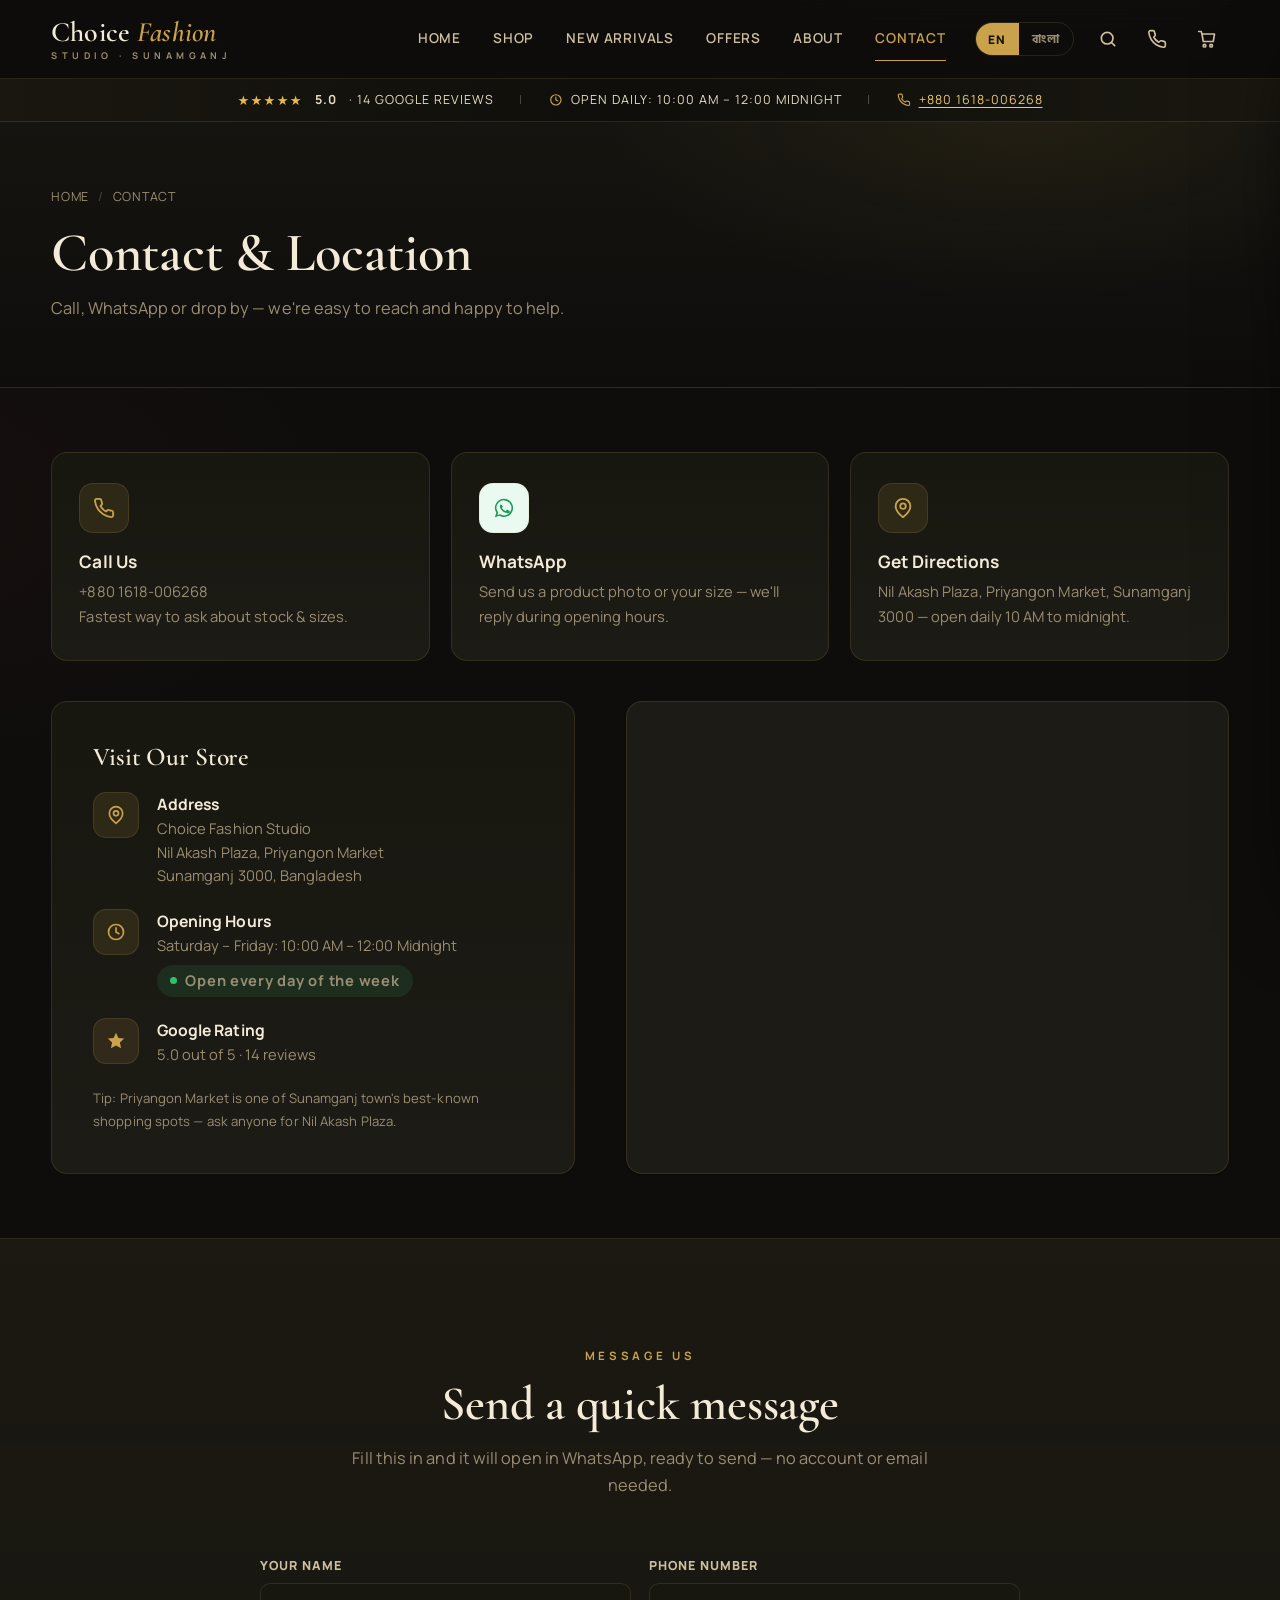
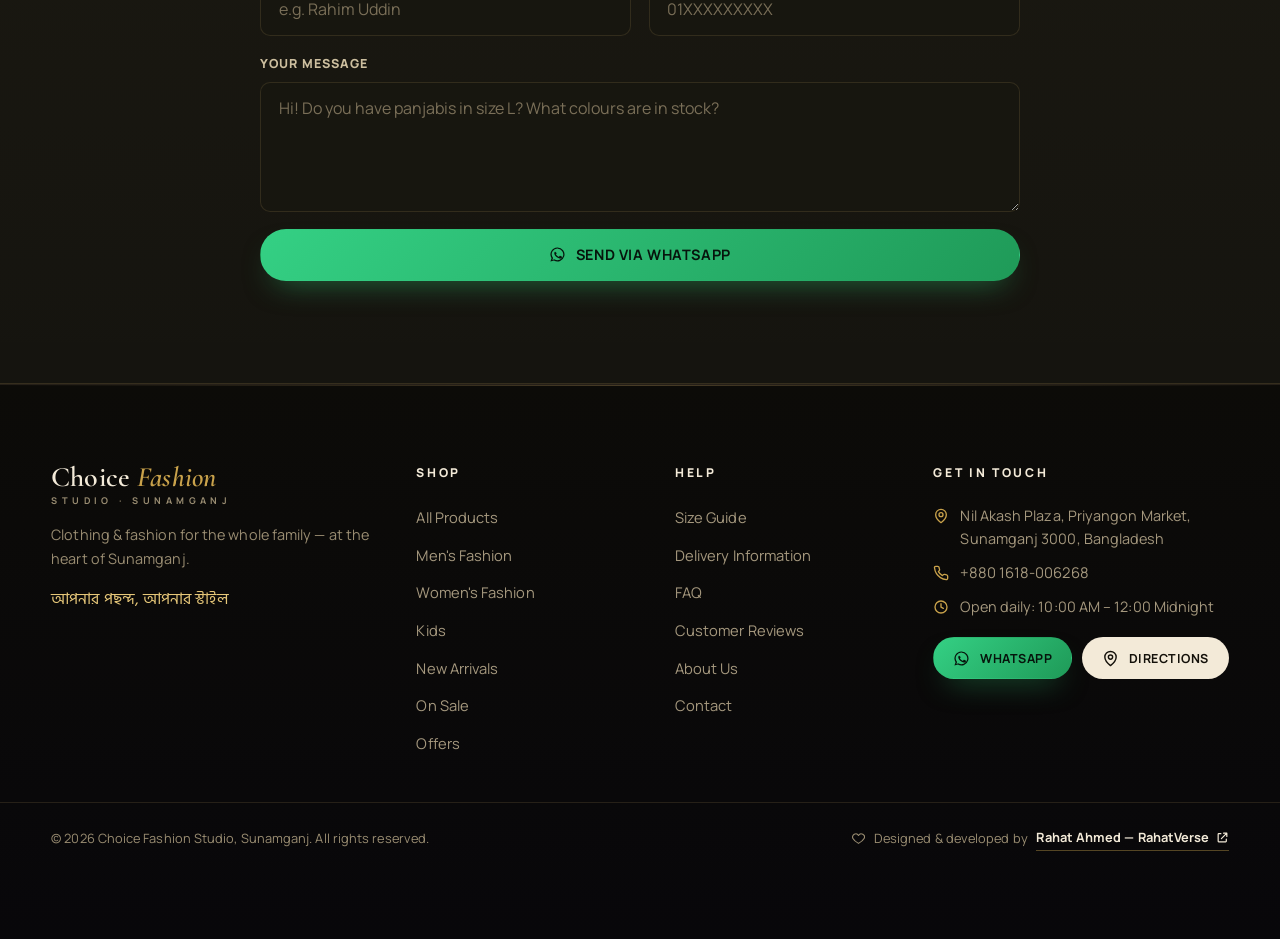
<file: contact.html>
<!DOCTYPE html>
<html lang="en">
<head>
<meta charset="UTF-8">
<meta name="viewport" content="width=device-width, initial-scale=1.0">
<title>Contact & Store Location | Choice Fashion Studio Sunamganj</title>
<meta name="description" content="Visit Choice Fashion Studio at Nil Akash Plaza, Priyangon Market, Sunamganj 3000. Open daily 10 AM–12 midnight. Call or WhatsApp +880 1618-006268.">
<meta name="developer" content="Rahat Ahmed — https://www.rahatahmed.site/en">
<link rel="canonical" href="https://choice-fashion-studio.vercel.app/contact">
<meta name="theme-color" content="#0e0d0c">
<link rel="icon" type="image/svg+xml" href="favicon.svg">
<link rel="preconnect" href="https://fonts.googleapis.com">
<link rel="preconnect" href="https://fonts.gstatic.com" crossorigin>
<link href="https://fonts.googleapis.com/css2?family=Cormorant+Garamond:ital,wght@0,400;0,500;0,600;0,700;1,400;1,500;1,600&family=Manrope:wght@400;500;600;700;800&family=Hind+Siliguri:wght@400;500;600;700&display=swap" rel="stylesheet">
<link rel="stylesheet" href="assets/css/style.css">
</head>
<body data-page="contact">

<section class="page-hero">
  <div class="container">
    <nav class="crumbs"><a href="index.html">Home</a><span class="sep">/</span><span>Contact</span></nav>
    <h1>Contact & Location</h1>
    <p class="ph-sub">Call, WhatsApp or drop by — we're easy to reach and happy to help.</p>
  </div>
</section>

<section class="section tight">
  <div class="container">
    <div class="card-grid-3" style="margin-bottom:2.5rem">
      <a class="info-card reveal" href="tel:+8801618006268">
        <span class="i-icon"><svg viewBox="0 0 24 24" fill="none" stroke="currentColor" stroke-width="2" stroke-linecap="round" stroke-linejoin="round"><path d="M22 16.9v3a2 2 0 0 1-2.2 2 19.8 19.8 0 0 1-8.6-3 19.5 19.5 0 0 1-6-6 19.8 19.8 0 0 1-3-8.7A2 2 0 0 1 4.1 2h3a2 2 0 0 1 2 1.7c.1 1 .4 2 .7 2.8a2 2 0 0 1-.5 2.1L8.1 9.9a16 16 0 0 0 6 6l1.3-1.2a2 2 0 0 1 2.1-.5c.9.3 1.9.6 2.9.7a2 2 0 0 1 1.6 2Z"/></svg></span>
        <h3>Call Us</h3>
        <p>+880 1618-006268<br>Fastest way to ask about stock & sizes.</p>
      </a>
      <a class="info-card reveal" id="wa-card" href="#" target="_blank" rel="noopener">
        <span class="i-icon" style="background:#eafaf0;color:var(--green-dark)"><svg viewBox="0 0 24 24" fill="currentColor" style="width:22px;height:22px"><path d="M12.04 2a9.9 9.9 0 0 0-8.4 15.2L2 22l4.9-1.6A9.9 9.9 0 1 0 12.04 2Zm0 1.8a8.1 8.1 0 1 1-4.1 15.1l-.3-.2-2.9 1 1-2.9-.2-.3a8.1 8.1 0 0 1 8.5-12.7Zm-3 4c-.2 0-.5 0-.7.3-.2.3-.9.9-.9 2.2s.9 2.5 1 2.7c.2.2 1.9 3 4.6 4 2.3 1 2.8.8 3.3.8.5-.1 1.6-.7 1.8-1.3.2-.6.2-1.2.2-1.3-.1-.1-.3-.2-.6-.3l-2-1c-.3-.1-.5-.2-.7.1l-1 1.2c-.2.2-.3.2-.6.1a7.4 7.4 0 0 1-3.6-3.2c-.1-.3 0-.4.1-.6l.5-.6c.1-.2.2-.3.3-.5.1-.2 0-.4 0-.5L8.7 8.2c-.2-.4-.4-.4-.7-.4Z"/></svg></span>
        <h3>WhatsApp</h3>
        <p>Send us a product photo or your size — we'll reply during opening hours.</p>
      </a>
      <a class="info-card reveal" href="https://www.google.com/maps/dir/?api=1&destination=Choice+Fashion+Studio,+Nil+Akash+Plaza,+Priyangon+Market,+Sunamganj+3000,+Bangladesh" target="_blank" rel="noopener">
        <span class="i-icon"><svg viewBox="0 0 24 24" fill="none" stroke="currentColor" stroke-width="2" stroke-linecap="round" stroke-linejoin="round"><path d="M20 10c0 6-8 12-8 12S4 16 4 10a8 8 0 1 1 16 0Z"/><circle cx="12" cy="10" r="3"/></svg></span>
        <h3>Get Directions</h3>
        <p>Nil Akash Plaza, Priyangon Market, Sunamganj 3000 — open daily 10 AM to midnight.</p>
      </a>
    </div>

    <div class="loc-grid">
      <div class="loc-card reveal">
        <h2 style="font-size:1.6rem" data-i18n="loc.title">Visit Our Store</h2>
        <div class="loc-row">
          <span class="l-icon"><svg viewBox="0 0 24 24" fill="none" stroke="currentColor" stroke-width="2" stroke-linecap="round" stroke-linejoin="round"><path d="M20 10c0 6-8 12-8 12S4 16 4 10a8 8 0 1 1 16 0Z"/><circle cx="12" cy="10" r="3"/></svg></span>
          <span><b>Address</b><span>Choice Fashion Studio<br>Nil Akash Plaza, Priyangon Market<br>Sunamganj 3000, Bangladesh</span></span>
        </div>
        <div class="loc-row">
          <span class="l-icon"><svg viewBox="0 0 24 24" fill="none" stroke="currentColor" stroke-width="2" stroke-linecap="round"><circle cx="12" cy="12" r="9"/><path d="M12 7v5l3.5 2"/></svg></span>
          <span><b>Opening Hours</b><span>Saturday – Friday: 10:00 AM – 12:00 Midnight</span><br><span class="hours-pill"><span class="dot"></span>Open every day of the week</span></span>
        </div>
        <div class="loc-row">
          <span class="l-icon"><svg viewBox="0 0 24 24" fill="currentColor"><path d="m12 2 2.9 6.3 6.9.8-5.1 4.7 1.4 6.8L12 17.3 5.9 20.6l1.4-6.8L2.2 9.1l6.9-.8Z"/></svg></span>
          <span><b>Google Rating</b><span>5.0 out of 5 · 14 reviews</span></span>
        </div>
        <p class="small-note">Tip: Priyangon Market is one of Sunamganj town's best-known shopping spots — ask anyone for Nil Akash Plaza.</p>
      </div>
      <div class="map-frame reveal">
        <iframe title="Choice Fashion Studio on Google Maps" src="https://www.google.com/maps?q=Choice+Fashion+Studio,+Nil+Akash+Plaza,+Priyangon+Market,+Sunamganj+3000,+Bangladesh&output=embed" loading="lazy" referrerpolicy="no-referrer-when-downgrade" allowfullscreen></iframe>
      </div>
    </div>
  </div>
</section>

<section class="section bg-cream">
  <div class="container" style="max-width:760px">
    <div class="section-head center reveal">
      <span class="overline">Message Us</span>
      <h2 class="section-title">Send a quick message</h2>
      <p class="section-sub">Fill this in and it will open in WhatsApp, ready to send — no account or email needed.</p>
    </div>
    <form class="contact-form reveal" id="contact-form">
      <div class="form-row">
        <div class="field"><label for="cf-name" data-i18n="form.name">Your name</label><input id="cf-name" type="text" required placeholder="e.g. Rahim Uddin"></div>
        <div class="field"><label for="cf-phone" data-i18n="form.phone">Phone number</label><input id="cf-phone" type="tel" placeholder="01XXXXXXXXX"></div>
      </div>
      <div class="field"><label for="cf-msg" data-i18n="form.msg">Your message</label><textarea id="cf-msg" required placeholder="Hi! Do you have panjabis in size L? What colours are in stock?"></textarea></div>
      <button class="btn btn-whatsapp" type="submit"><svg viewBox="0 0 24 24" fill="currentColor" style="width:17px;height:17px"><path d="M12.04 2a9.9 9.9 0 0 0-8.4 15.2L2 22l4.9-1.6A9.9 9.9 0 1 0 12.04 2Zm0 1.8a8.1 8.1 0 1 1-4.1 15.1l-.3-.2-2.9 1 1-2.9-.2-.3a8.1 8.1 0 0 1 8.5-12.7Zm-3 4c-.2 0-.5 0-.7.3-.2.3-.9.9-.9 2.2s.9 2.5 1 2.7c.2.2 1.9 3 4.6 4 2.3 1 2.8.8 3.3.8.5-.1 1.6-.7 1.8-1.3.2-.6.2-1.2.2-1.3-.1-.1-.3-.2-.6-.3l-2-1c-.3-.1-.5-.2-.7.1l-1 1.2c-.2.2-.3.2-.6.1a7.4 7.4 0 0 1-3.6-3.2c-.1-.3 0-.4.1-.6l.5-.6c.1-.2.2-.3.3-.5.1-.2 0-.4 0-.5L8.7 8.2c-.2-.4-.4-.4-.7-.4Z"/></svg><span data-i18n="form.send">Send via WhatsApp</span></button>
    </form>
  </div>
</section>

<script src="assets/js/products.js"></script>
<script src="assets/js/main.js"></script>
<script>document.getElementById('wa-card').href = generalWa();</script>
</body>
</html>
</file>
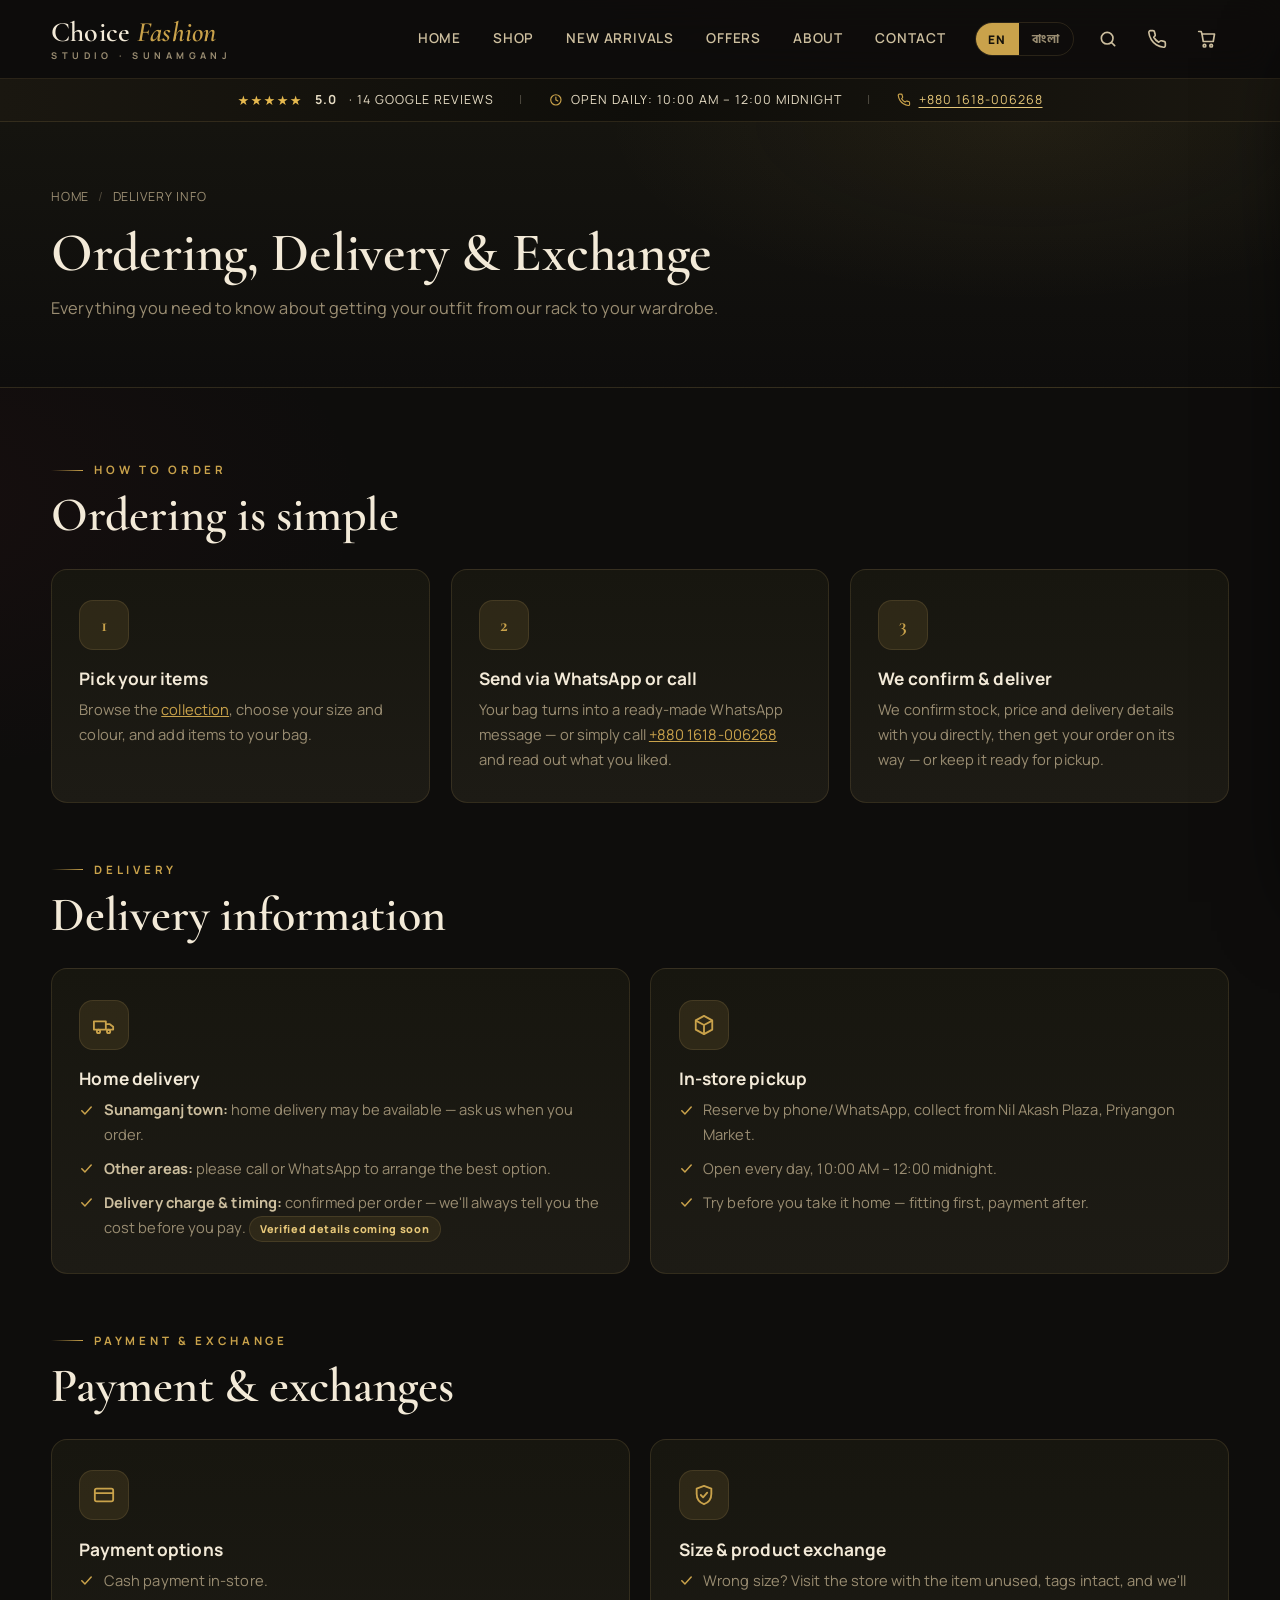
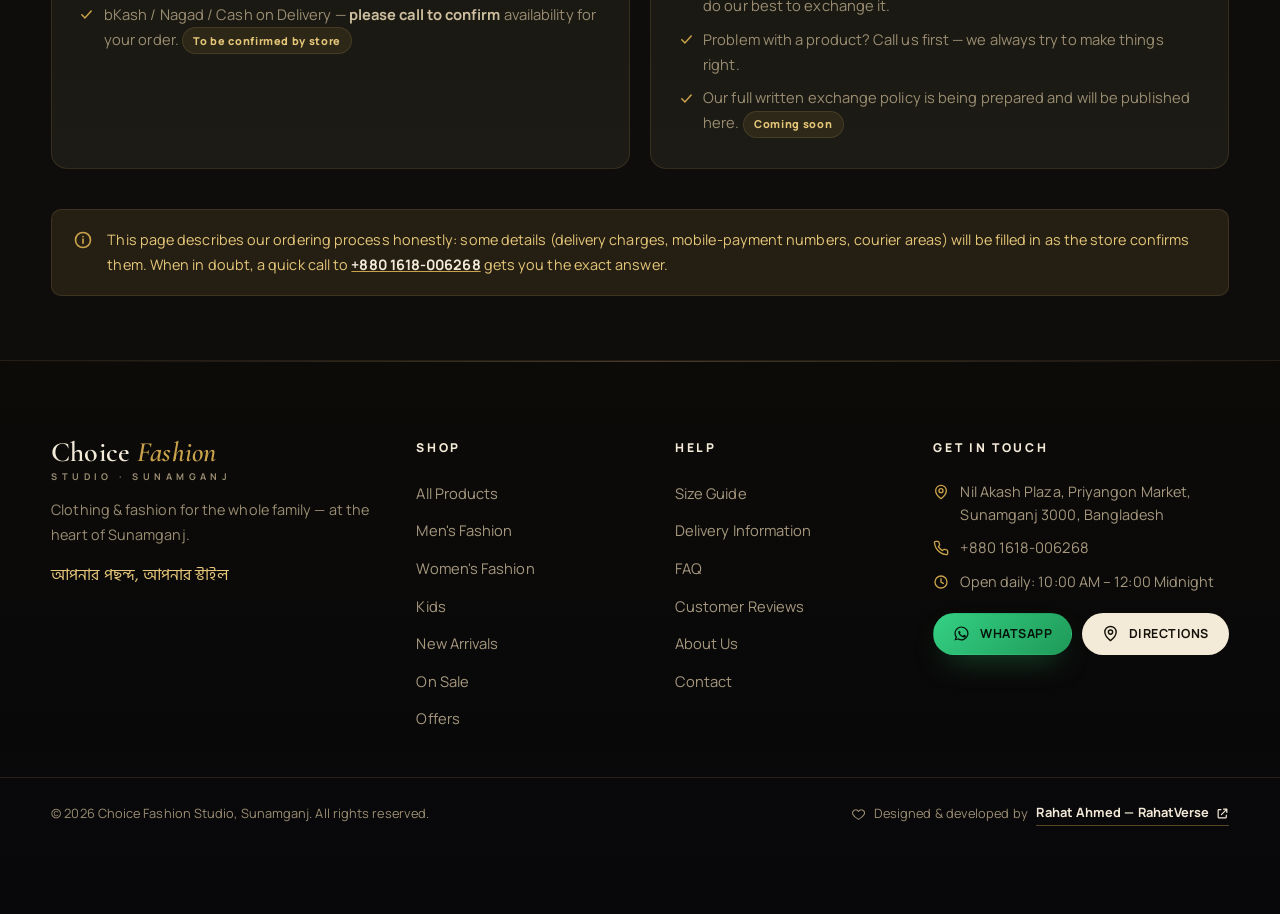
<file: delivery.html>
<!DOCTYPE html>
<html lang="en">
<head>
<meta charset="UTF-8">
<meta name="viewport" content="width=device-width, initial-scale=1.0">
<title>Delivery & Exchange Information | Choice Fashion Studio Sunamganj</title>
<meta name="description" content="How to order, delivery and exchange information for Choice Fashion Studio, Priyangon Market, Sunamganj. Call or WhatsApp +880 1618-006268.">
<meta name="developer" content="Rahat Ahmed — https://www.rahatahmed.site/en">
<link rel="canonical" href="https://choice-fashion-studio.vercel.app/delivery">
<meta name="theme-color" content="#0e0d0c">
<link rel="icon" type="image/svg+xml" href="favicon.svg">
<link rel="preconnect" href="https://fonts.googleapis.com">
<link rel="preconnect" href="https://fonts.gstatic.com" crossorigin>
<link href="https://fonts.googleapis.com/css2?family=Cormorant+Garamond:ital,wght@0,400;0,500;0,600;0,700;1,400;1,500;1,600&family=Manrope:wght@400;500;600;700;800&family=Hind+Siliguri:wght@400;500;600;700&display=swap" rel="stylesheet">
<link rel="stylesheet" href="assets/css/style.css">
</head>
<body data-page="delivery">

<section class="page-hero">
  <div class="container">
    <nav class="crumbs"><a href="index.html">Home</a><span class="sep">/</span><span>Delivery Info</span></nav>
    <h1>Ordering, Delivery & Exchange</h1>
    <p class="ph-sub">Everything you need to know about getting your outfit from our rack to your wardrobe.</p>
  </div>
</section>

<section class="section tight">
  <div class="container">

    <div class="section-head reveal" style="margin-bottom:1.6rem">
      <span class="overline">How To Order</span>
      <h2 class="section-title">Ordering is simple</h2>
    </div>
    <div class="card-grid-3" style="margin-bottom:3rem">
      <div class="info-card reveal">
        <span class="i-icon"><b style="font-family:var(--font-display);font-size:1.2rem">1</b></span>
        <h3>Pick your items</h3>
        <p>Browse the <a href="shop.html" style="color:var(--accent);text-decoration:underline">collection</a>, choose your size and colour, and add items to your bag.</p>
      </div>
      <div class="info-card reveal">
        <span class="i-icon"><b style="font-family:var(--font-display);font-size:1.2rem">2</b></span>
        <h3>Send via WhatsApp or call</h3>
        <p>Your bag turns into a ready-made WhatsApp message — or simply call <a href="tel:+8801618006268" style="color:var(--accent);text-decoration:underline">+880 1618-006268</a> and read out what you liked.</p>
      </div>
      <div class="info-card reveal">
        <span class="i-icon"><b style="font-family:var(--font-display);font-size:1.2rem">3</b></span>
        <h3>We confirm & deliver</h3>
        <p>We confirm stock, price and delivery details with you directly, then get your order on its way — or keep it ready for pickup.</p>
      </div>
    </div>

    <div class="section-head reveal" style="margin-bottom:1.6rem">
      <span class="overline">Delivery</span>
      <h2 class="section-title">Delivery information</h2>
    </div>
    <div class="card-grid-2" style="margin-bottom:3rem">
      <div class="info-card reveal">
        <span class="i-icon"><svg viewBox="0 0 24 24" fill="none" stroke="currentColor" stroke-width="2" stroke-linecap="round" stroke-linejoin="round"><path d="M1 8h13v9H1zM14 11h4l4 3v3h-8"/><circle cx="6" cy="19" r="1.8"/><circle cx="17" cy="19" r="1.8"/></svg></span>
        <h3>Home delivery</h3>
        <ul>
          <li><svg viewBox="0 0 24 24" fill="none" stroke="currentColor" stroke-width="2.5" stroke-linecap="round"><path d="m4.5 12.5 5 5 10-11"/></svg><span><b>Sunamganj town:</b> home delivery may be available — ask us when you order.</span></li>
          <li><svg viewBox="0 0 24 24" fill="none" stroke="currentColor" stroke-width="2.5" stroke-linecap="round"><path d="m4.5 12.5 5 5 10-11"/></svg><span><b>Other areas:</b> please call or WhatsApp to arrange the best option.</span></li>
          <li><svg viewBox="0 0 24 24" fill="none" stroke="currentColor" stroke-width="2.5" stroke-linecap="round"><path d="m4.5 12.5 5 5 10-11"/></svg><span><b>Delivery charge & timing:</b> confirmed per order — we'll always tell you the cost before you pay. <span class="tbd-chip">Verified details coming soon</span></span></li>
        </ul>
      </div>
      <div class="info-card reveal">
        <span class="i-icon"><svg viewBox="0 0 24 24" fill="none" stroke="currentColor" stroke-width="2" stroke-linecap="round" stroke-linejoin="round"><path d="m12 2 9 5v10l-9 5-9-5V7Z"/><path d="m3.5 7.5 8.5 4.5 8.5-4.5M12 12v9.5"/></svg></span>
        <h3>In-store pickup</h3>
        <ul>
          <li><svg viewBox="0 0 24 24" fill="none" stroke="currentColor" stroke-width="2.5" stroke-linecap="round"><path d="m4.5 12.5 5 5 10-11"/></svg><span>Reserve by phone/WhatsApp, collect from Nil Akash Plaza, Priyangon Market.</span></li>
          <li><svg viewBox="0 0 24 24" fill="none" stroke="currentColor" stroke-width="2.5" stroke-linecap="round"><path d="m4.5 12.5 5 5 10-11"/></svg><span>Open every day, 10:00 AM – 12:00 midnight.</span></li>
          <li><svg viewBox="0 0 24 24" fill="none" stroke="currentColor" stroke-width="2.5" stroke-linecap="round"><path d="m4.5 12.5 5 5 10-11"/></svg><span>Try before you take it home — fitting first, payment after.</span></li>
        </ul>
      </div>
    </div>

    <div class="section-head reveal" style="margin-bottom:1.6rem">
      <span class="overline">Payment & Exchange</span>
      <h2 class="section-title">Payment & exchanges</h2>
    </div>
    <div class="card-grid-2">
      <div class="info-card reveal">
        <span class="i-icon"><svg viewBox="0 0 24 24" fill="none" stroke="currentColor" stroke-width="2" stroke-linecap="round" stroke-linejoin="round"><rect x="2" y="5" width="20" height="14" rx="2"/><path d="M2 10h20"/></svg></span>
        <h3>Payment options</h3>
        <ul>
          <li><svg viewBox="0 0 24 24" fill="none" stroke="currentColor" stroke-width="2.5" stroke-linecap="round"><path d="m4.5 12.5 5 5 10-11"/></svg><span>Cash payment in-store.</span></li>
          <li><svg viewBox="0 0 24 24" fill="none" stroke="currentColor" stroke-width="2.5" stroke-linecap="round"><path d="m4.5 12.5 5 5 10-11"/></svg><span>bKash / Nagad / Cash on Delivery — <b>please call to confirm</b> availability for your order. <span class="tbd-chip">To be confirmed by store</span></span></li>
        </ul>
      </div>
      <div class="info-card reveal">
        <span class="i-icon"><svg viewBox="0 0 24 24" fill="none" stroke="currentColor" stroke-width="2" stroke-linecap="round" stroke-linejoin="round"><path d="M12 2 4 5v6c0 5.2 3.4 9.4 8 11 4.6-1.6 8-5.8 8-11V5Z"/><path d="m8.5 12 2.5 2.5 4.5-5"/></svg></span>
        <h3>Size & product exchange</h3>
        <ul>
          <li><svg viewBox="0 0 24 24" fill="none" stroke="currentColor" stroke-width="2.5" stroke-linecap="round"><path d="m4.5 12.5 5 5 10-11"/></svg><span>Wrong size? Visit the store with the item unused, tags intact, and we'll do our best to exchange it.</span></li>
          <li><svg viewBox="0 0 24 24" fill="none" stroke="currentColor" stroke-width="2.5" stroke-linecap="round"><path d="m4.5 12.5 5 5 10-11"/></svg><span>Problem with a product? Call us first — we always try to make things right.</span></li>
          <li><svg viewBox="0 0 24 24" fill="none" stroke="currentColor" stroke-width="2.5" stroke-linecap="round"><path d="m4.5 12.5 5 5 10-11"/></svg><span>Our full written exchange policy is being prepared and will be published here. <span class="tbd-chip">Coming soon</span></span></li>
        </ul>
      </div>
    </div>

    <div class="guide-note reveal" style="margin-top:2.5rem">
      <svg viewBox="0 0 24 24" fill="none" stroke="currentColor" stroke-width="2" stroke-linecap="round"><circle cx="12" cy="12" r="9"/><path d="M12 11v5m0-8v.1"/></svg>
      <span>This page describes our ordering process honestly: some details (delivery charges, mobile-payment numbers, courier areas) will be filled in as the store confirms them. When in doubt, a quick call to <a href="tel:+8801618006268" style="text-decoration:underline"><b>+880 1618-006268</b></a> gets you the exact answer.</span>
    </div>
  </div>
</section>

<script src="assets/js/products.js"></script>
<script src="assets/js/main.js"></script>
</body>
</html>
</file>
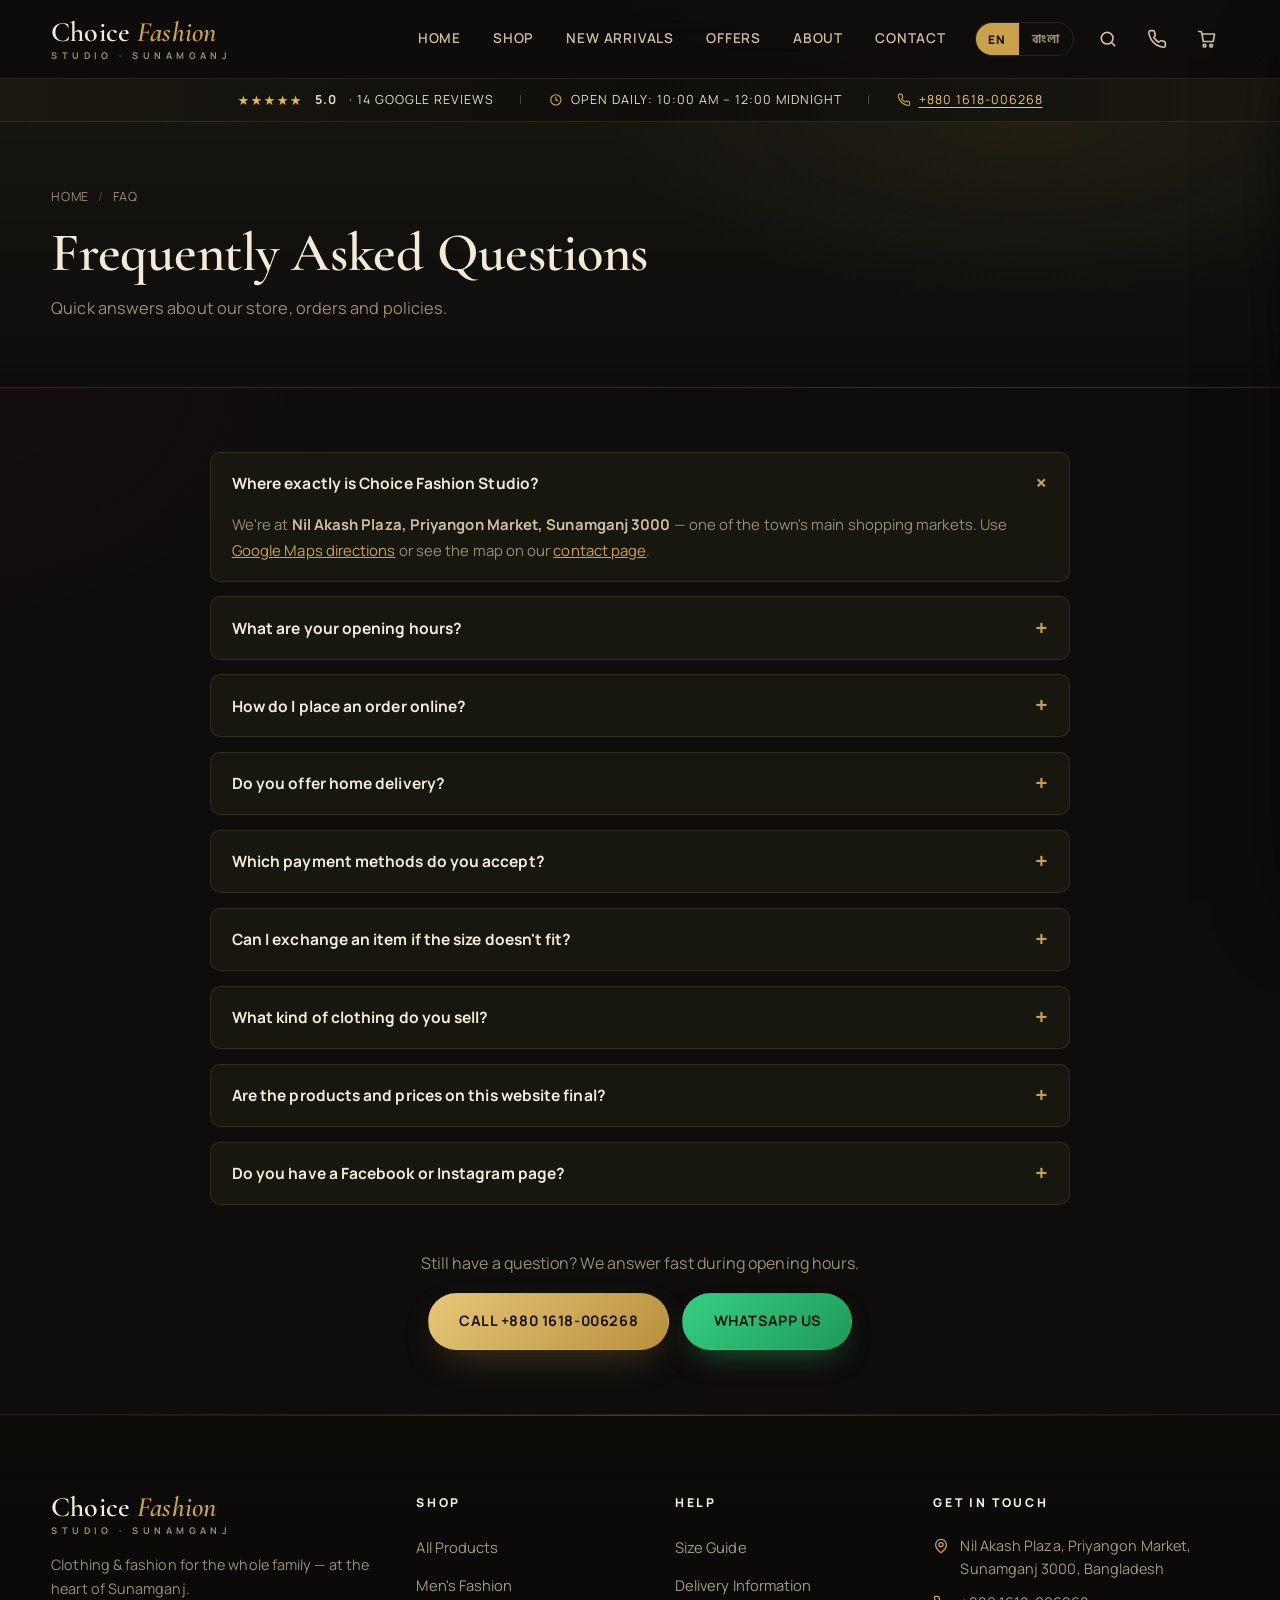
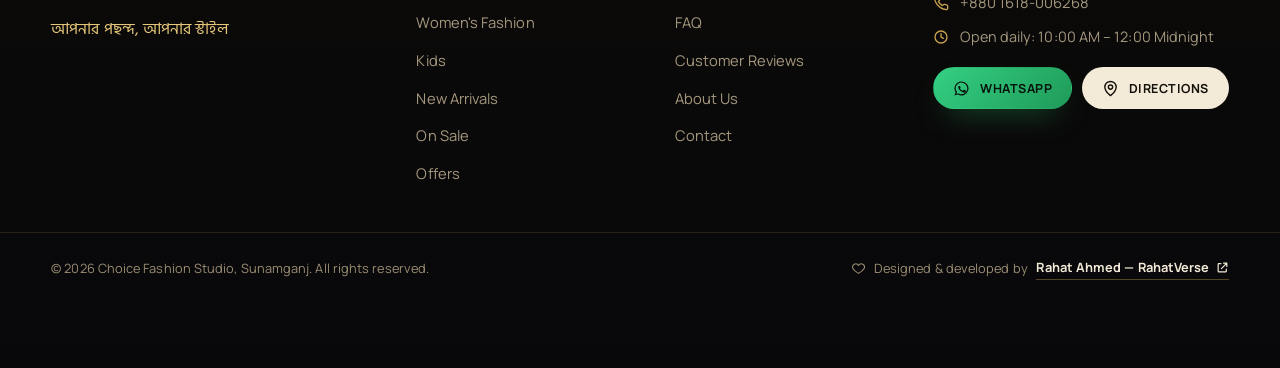
<file: faq.html>
<!DOCTYPE html>
<html lang="en">
<head>
<meta charset="UTF-8">
<meta name="viewport" content="width=device-width, initial-scale=1.0">
<title>FAQ | Choice Fashion Studio Sunamganj</title>
<meta name="description" content="Frequently asked questions — location, opening hours, ordering, payment and exchange at Choice Fashion Studio, Priyangon Market, Sunamganj.">
<meta name="developer" content="Rahat Ahmed — https://www.rahatahmed.site/en">
<link rel="canonical" href="https://choice-fashion-studio.vercel.app/faq">
<meta name="theme-color" content="#0e0d0c">
<link rel="icon" type="image/svg+xml" href="favicon.svg">
<link rel="preconnect" href="https://fonts.googleapis.com">
<link rel="preconnect" href="https://fonts.gstatic.com" crossorigin>
<link href="https://fonts.googleapis.com/css2?family=Cormorant+Garamond:ital,wght@0,400;0,500;0,600;0,700;1,400;1,500;1,600&family=Manrope:wght@400;500;600;700;800&family=Hind+Siliguri:wght@400;500;600;700&display=swap" rel="stylesheet">
<link rel="stylesheet" href="assets/css/style.css">
</head>
<body data-page="faq">

<section class="page-hero">
  <div class="container">
    <nav class="crumbs"><a href="index.html">Home</a><span class="sep">/</span><span>FAQ</span></nav>
    <h1>Frequently Asked Questions</h1>
    <p class="ph-sub">Quick answers about our store, orders and policies.</p>
  </div>
</section>

<section class="section tight">
  <div class="container">
    <div class="faq-list">
      <details class="acc reveal" open>
        <summary>Where exactly is Choice Fashion Studio?</summary>
        <div class="acc-body">We're at <b>Nil Akash Plaza, Priyangon Market, Sunamganj 3000</b> — one of the town's main shopping markets. Use <a href="https://www.google.com/maps/dir/?api=1&destination=Choice+Fashion+Studio,+Nil+Akash+Plaza,+Priyangon+Market,+Sunamganj+3000,+Bangladesh" target="_blank" rel="noopener" style="color:var(--accent);text-decoration:underline">Google Maps directions</a> or see the map on our <a href="contact.html" style="color:var(--accent);text-decoration:underline">contact page</a>.</div>
      </details>
      <details class="acc reveal">
        <summary>What are your opening hours?</summary>
        <div class="acc-body">Our Google listing shows us open <b>every day, 10:00 AM – 12:00 midnight</b> — Saturday through Friday, with no weekly closing day. On festival eves (like before Eid) hours can extend; call ahead if you're coming late.</div>
      </details>
      <details class="acc reveal">
        <summary>How do I place an order online?</summary>
        <div class="acc-body">Add items to your bag on this website, then tap <b>“Order via WhatsApp”</b> — your selections arrive to us as a ready-made message. Or simply call <a href="tel:+8801618006268" style="color:var(--accent);text-decoration:underline">+880 1618-006268</a>. We confirm stock and price before anything is final.</div>
      </details>
      <details class="acc reveal">
        <summary>Do you offer home delivery?</summary>
        <div class="acc-body">Home delivery within <b>Sunamganj town</b> may be available depending on the order — please call or WhatsApp us to confirm availability, charge and timing for your address. You'll always know the delivery cost <em>before</em> you pay.</div>
      </details>
      <details class="acc reveal">
        <summary>Which payment methods do you accept?</summary>
        <div class="acc-body"><b>Cash</b> is always welcome in-store. Mobile payments (bKash/Nagad) or Cash on Delivery may be possible per order — <b>please confirm by phone</b> before relying on them, as we're still formalising these options.</div>
      </details>
      <details class="acc reveal">
        <summary>Can I exchange an item if the size doesn't fit?</summary>
        <div class="acc-body">Bring the item back <b>unused with tags intact</b> and we'll do our best to exchange it for the right size. For anything defective or incorrect, call us first — we always try to make it right. A full written policy is being published soon.</div>
      </details>
      <details class="acc reveal">
        <summary>What kind of clothing do you sell?</summary>
        <div class="acc-body">We stock clothing for <b>men, women and kids</b> — our <b>men's collection</b> in particular is something customers regularly praise in reviews. The online catalog here is a preview; the racks in-store always have more. Call to ask about a specific item.</div>
      </details>
      <details class="acc reveal">
        <summary>Are the products and prices on this website final?</summary>
        <div class="acc-body">No — the online catalog is currently a <b>preview with sample items and indicative prices</b> while we photograph and upload the real collection. Always confirm the actual price and availability by call or WhatsApp before visiting or ordering.</div>
      </details>
      <details class="acc reveal">
        <summary>Do you have a Facebook or Instagram page?</summary>
        <div class="acc-body">We're working on our official social media presence. For now, the reliable ways to reach us are <b>phone, WhatsApp, this website, and our Google Business Profile</b>. Any future official pages will be linked from this site — beware of lookalike pages until then.</div>
      </details>
    </div>

    <div style="text-align:center;margin-top:2.8rem" class="reveal">
      <p style="color:var(--muted);margin-bottom:1rem">Still have a question? We answer fast during opening hours.</p>
      <div style="display:flex;gap:.8rem;justify-content:center;flex-wrap:wrap">
        <a class="btn btn-primary" href="tel:+8801618006268">Call +880 1618-006268</a>
        <a class="btn btn-whatsapp" id="faq-wa" href="#" target="_blank" rel="noopener">WhatsApp Us</a>
      </div>
    </div>
  </div>
</section>

<script src="assets/js/products.js"></script>
<script src="assets/js/main.js"></script>
<script>document.getElementById('faq-wa').href = generalWa();</script>
</body>
</html>
</file>
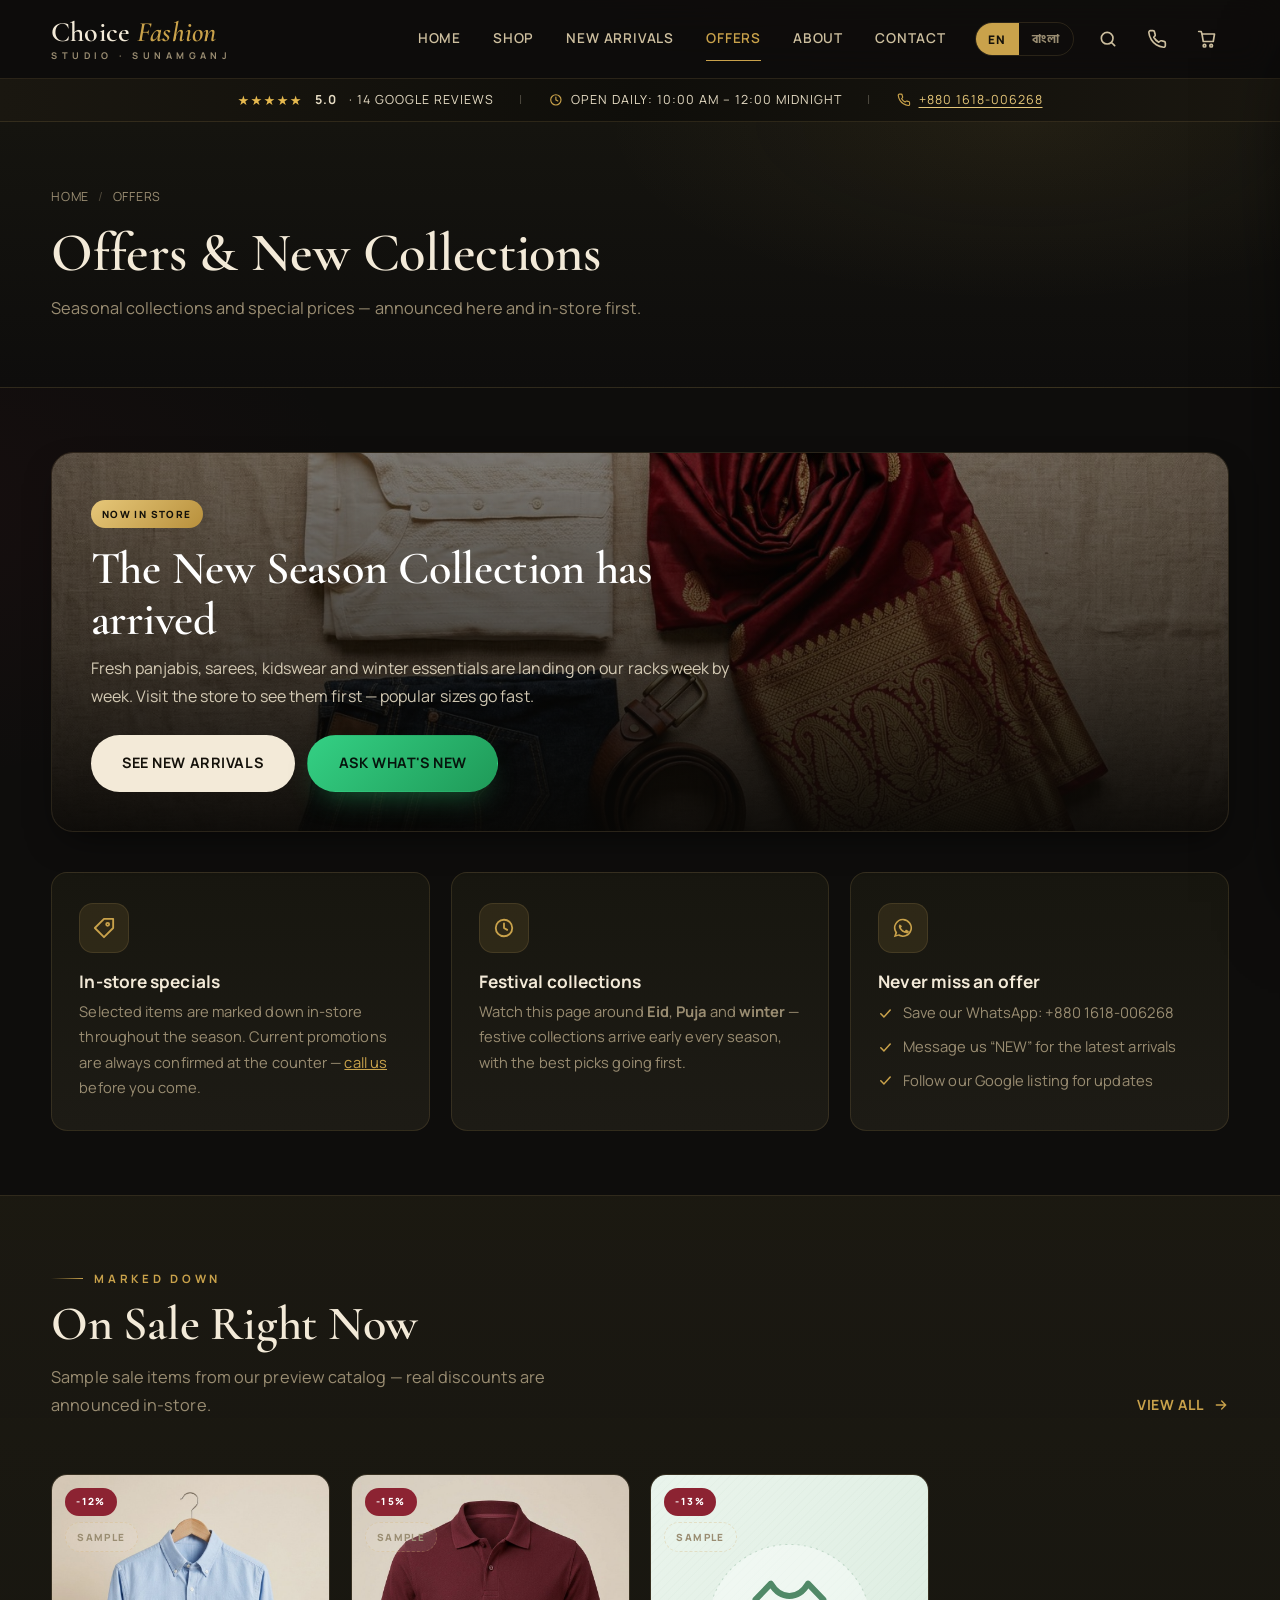
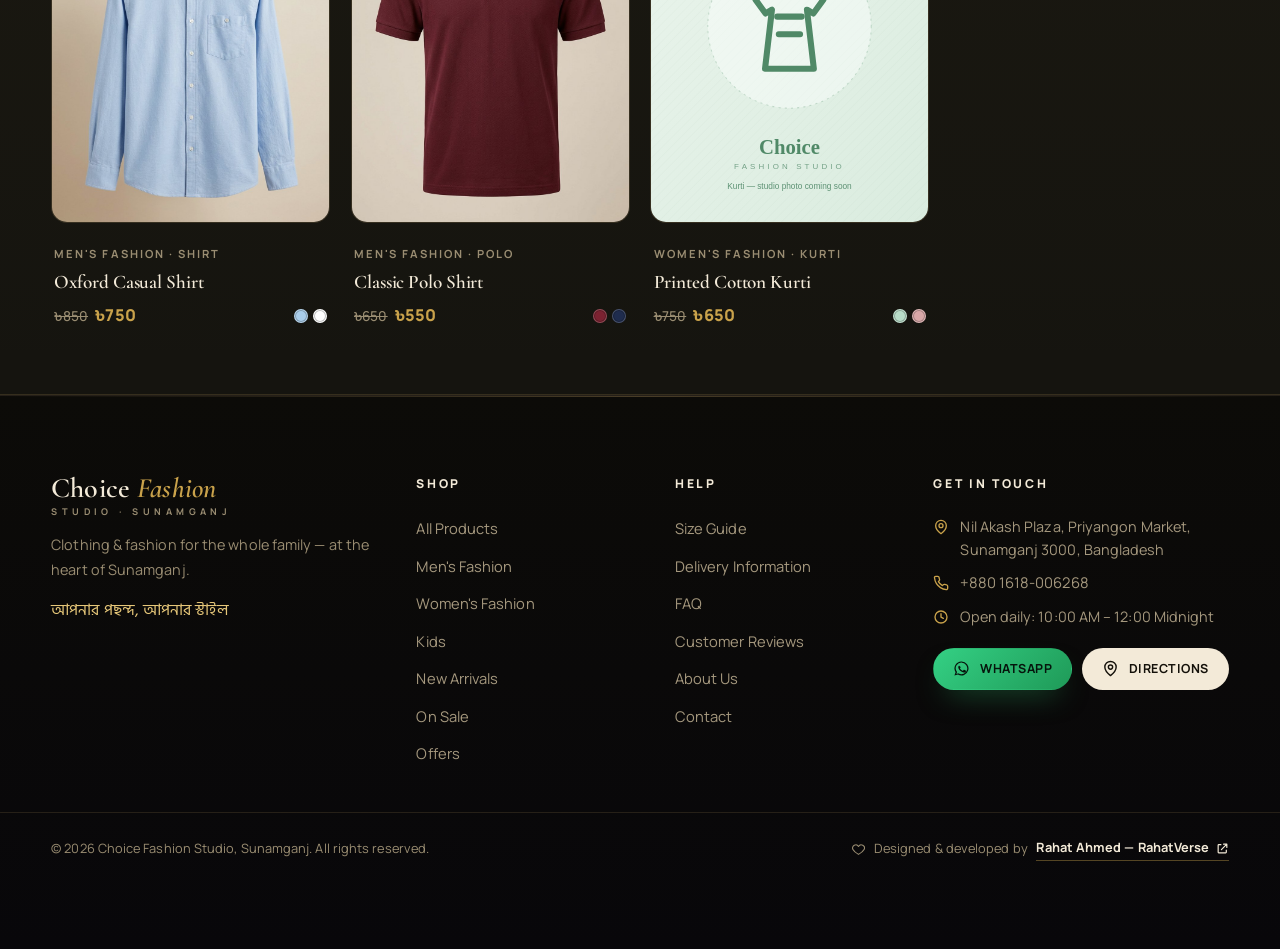
<file: offers.html>
<!DOCTYPE html>
<html lang="en">
<head>
<meta charset="UTF-8">
<meta name="viewport" content="width=device-width, initial-scale=1.0">
<title>Offers & New Collections | Choice Fashion Studio Sunamganj</title>
<meta name="description" content="Latest offers, seasonal collections and campaign news from Choice Fashion Studio, Priyangon Market, Sunamganj. Call or WhatsApp +880 1618-006268 for current deals.">
<meta name="developer" content="Rahat Ahmed — https://www.rahatahmed.site/en">
<link rel="canonical" href="https://choice-fashion-studio.vercel.app/offers">
<meta name="theme-color" content="#0e0d0c">
<link rel="icon" type="image/svg+xml" href="favicon.svg">
<link rel="preconnect" href="https://fonts.googleapis.com">
<link rel="preconnect" href="https://fonts.gstatic.com" crossorigin>
<link href="https://fonts.googleapis.com/css2?family=Cormorant+Garamond:ital,wght@0,400;0,500;0,600;0,700;1,400;1,500;1,600&family=Manrope:wght@400;500;600;700;800&family=Hind+Siliguri:wght@400;500;600;700&display=swap" rel="stylesheet">
<link rel="stylesheet" href="assets/css/style.css">
</head>
<body data-page="offers">

<section class="page-hero">
  <div class="container">
    <nav class="crumbs"><a href="index.html">Home</a><span class="sep">/</span><span>Offers</span></nav>
    <h1>Offers & New Collections</h1>
    <p class="ph-sub">Seasonal collections and special prices — announced here and in-store first.</p>
  </div>
</section>

<section class="section tight">
  <div class="container">
    <div class="offer-hero-card reveal">
      <img src="assets/img/offer-banner.jpg" alt="New season collection at Choice Fashion Studio" onerror="this.onerror=null;this.src=FALLBACK_IMG">
      <div class="oh-body">
        <span class="badge">Now In Store</span>
        <h2>The New Season Collection has arrived</h2>
        <p>Fresh panjabis, sarees, kidswear and winter essentials are landing on our racks week by week. Visit the store to see them first — popular sizes go fast.</p>
        <div class="oh-btns">
          <a class="btn btn-light" href="shop.html?filter=new">See New Arrivals</a>
          <a class="btn btn-whatsapp" id="offer-wa" href="#" target="_blank" rel="noopener">Ask What's New</a>
        </div>
      </div>
    </div>

    <div class="card-grid-3" style="margin-top:2.5rem">
      <div class="info-card reveal">
        <span class="i-icon"><svg viewBox="0 0 24 24" fill="none" stroke="currentColor" stroke-width="2" stroke-linecap="round" stroke-linejoin="round"><path d="m2 12 10 10L22 12V2H12Z"/><circle cx="16" cy="8" r="1.6"/></svg></span>
        <h3>In-store specials</h3>
        <p>Selected items are marked down in-store throughout the season. Current promotions are always confirmed at the counter — <a href="tel:+8801618006268" style="color:var(--accent);text-decoration:underline">call us</a> before you come.</p>
      </div>
      <div class="info-card reveal">
        <span class="i-icon"><svg viewBox="0 0 24 24" fill="none" stroke="currentColor" stroke-width="2" stroke-linecap="round" stroke-linejoin="round"><circle cx="12" cy="12" r="9"/><path d="M12 7v5l3.5 2"/></svg></span>
        <h3>Festival collections</h3>
        <p>Watch this page around <b>Eid</b>, <b>Puja</b> and <b>winter</b> — festive collections arrive early every season, with the best picks going first.</p>
      </div>
      <div class="info-card reveal">
        <span class="i-icon"><svg viewBox="0 0 24 24" fill="currentColor"><path d="M12.04 2a9.9 9.9 0 0 0-8.4 15.2L2 22l4.9-1.6A9.9 9.9 0 1 0 12.04 2Zm0 1.8a8.1 8.1 0 1 1-4.1 15.1l-.3-.2-2.9 1 1-2.9-.2-.3a8.1 8.1 0 0 1 8.5-12.7Zm-3 4c-.2 0-.5 0-.7.3-.2.3-.9.9-.9 2.2s.9 2.5 1 2.7c.2.2 1.9 3 4.6 4 2.3 1 2.8.8 3.3.8.5-.1 1.6-.7 1.8-1.3.2-.6.2-1.2.2-1.3-.1-.1-.3-.2-.6-.3l-2-1c-.3-.1-.5-.2-.7.1l-1 1.2c-.2.2-.3.2-.6.1a7.4 7.4 0 0 1-3.6-3.2c-.1-.3 0-.4.1-.6l.5-.6c.1-.2.2-.3.3-.5.1-.2 0-.4 0-.5L8.7 8.2c-.2-.4-.4-.4-.7-.4Z"/></svg></span>
        <h3>Never miss an offer</h3>
        <ul>
          <li><svg viewBox="0 0 24 24" fill="none" stroke="currentColor" stroke-width="2.5" stroke-linecap="round"><path d="m4.5 12.5 5 5 10-11"/></svg>Save our WhatsApp: +880 1618-006268</li>
          <li><svg viewBox="0 0 24 24" fill="none" stroke="currentColor" stroke-width="2.5" stroke-linecap="round"><path d="m4.5 12.5 5 5 10-11"/></svg>Message us “NEW” for the latest arrivals</li>
          <li><svg viewBox="0 0 24 24" fill="none" stroke="currentColor" stroke-width="2.5" stroke-linecap="round"><path d="m4.5 12.5 5 5 10-11"/></svg>Follow our Google listing for updates</li>
        </ul>
      </div>
    </div>
  </div>
</section>

<section class="section tight bg-cream">
  <div class="container">
    <div class="section-head reveal">
      <div class="head-row">
        <div>
          <span class="overline">Marked Down</span>
          <h2 class="section-title">On Sale Right Now</h2>
          <p class="section-sub">Sample sale items from our preview catalog — real discounts are announced in-store.</p>
        </div>
        <a class="arrow-link" href="shop.html?filter=sale"><span data-i18n="shop.all">View All</span><svg viewBox="0 0 24 24" fill="none" stroke="currentColor" stroke-width="2" stroke-linecap="round"><path d="M5 12h14m-6-6 6 6-6 6"/></svg></a>
      </div>
    </div>
    <div class="product-grid" id="offers-sale-grid"></div>
  </div>
</section>

<script src="assets/js/products.js"></script>
<script src="assets/js/main.js"></script>
<script>
document.addEventListener('DOMContentLoaded', function () {
  document.getElementById('offer-wa').href = generalWa();
  mountGrid('#offers-sale-grid', cfsOnSale().slice(0, 4));
});
</script>
</body>
</html>
</file>
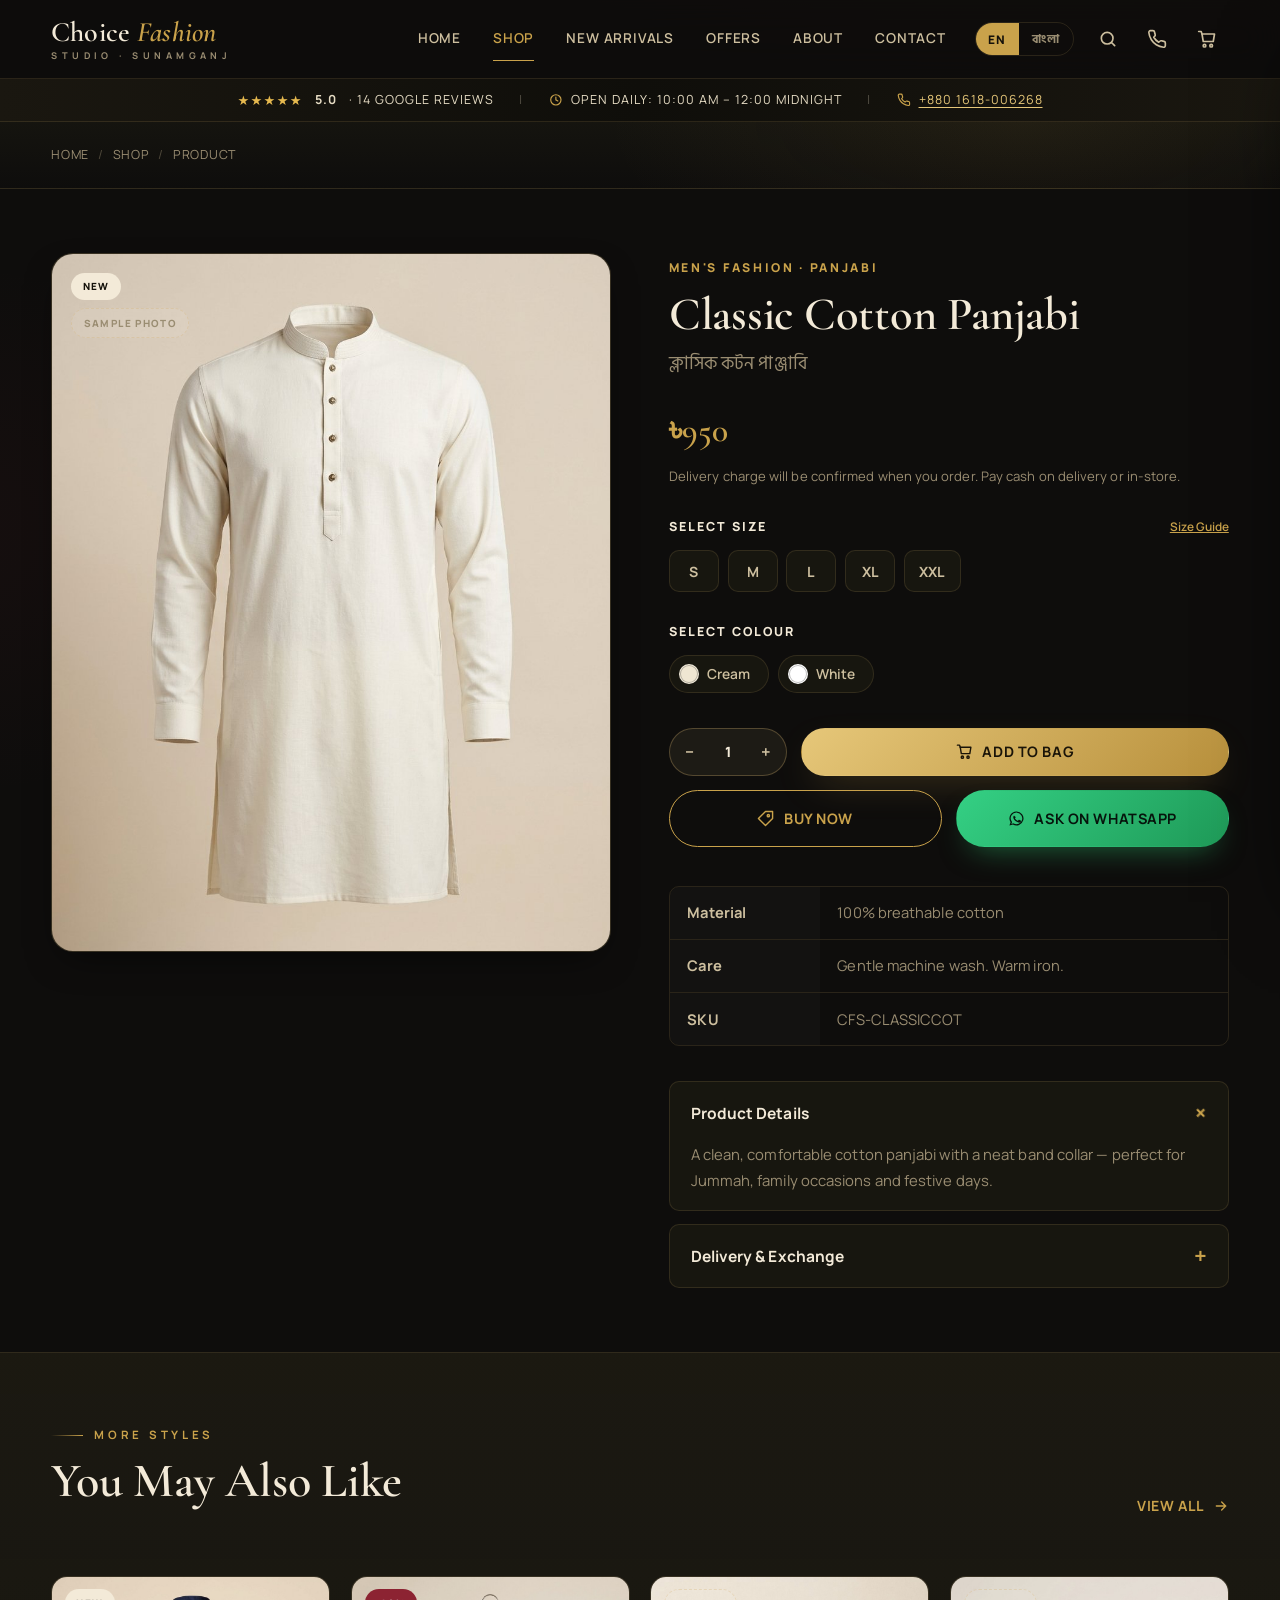
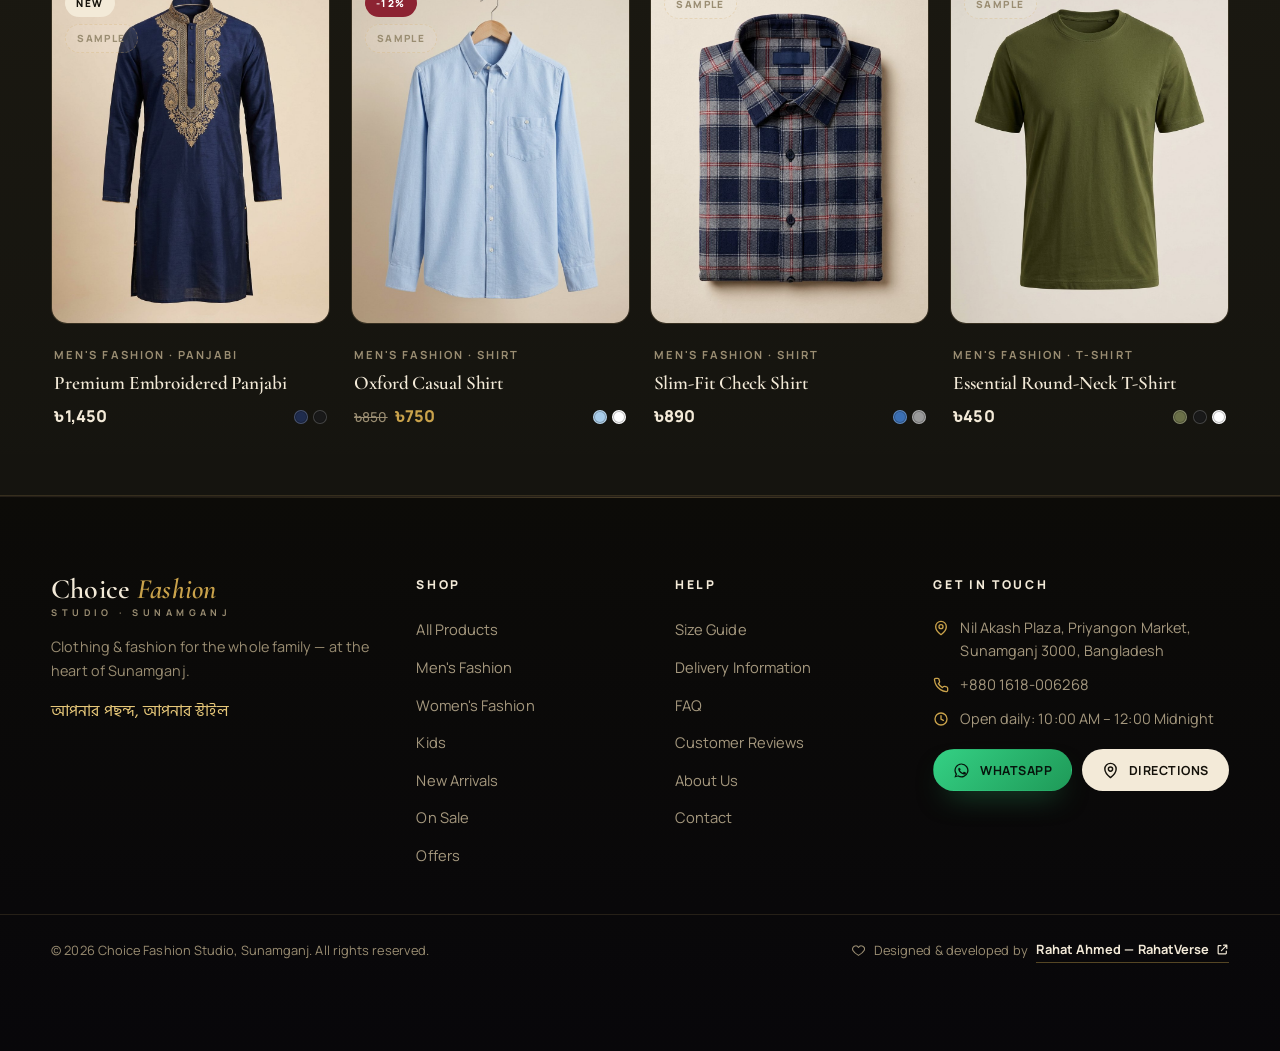
<file: product.html>
<!DOCTYPE html>
<html lang="en">
<head>
<meta charset="UTF-8">
<meta name="viewport" content="width=device-width, initial-scale=1.0">
<title>Product | Choice Fashion Studio Sunamganj</title>
<meta name="description" content="Product details — Choice Fashion Studio, Nil Akash Plaza, Priyangon Market, Sunamganj. Order by phone or WhatsApp: +880 1618-006268.">
<meta name="developer" content="Rahat Ahmed — https://www.rahatahmed.site/en">
<link rel="canonical" href="https://choice-fashion-studio.vercel.app/product">
<meta name="theme-color" content="#0e0d0c">
<link rel="icon" type="image/svg+xml" href="favicon.svg">
<link rel="preconnect" href="https://fonts.googleapis.com">
<link rel="preconnect" href="https://fonts.gstatic.com" crossorigin>
<link href="https://fonts.googleapis.com/css2?family=Cormorant+Garamond:ital,wght@0,400;0,500;0,600;0,700;1,400;1,500;1,600&family=Manrope:wght@400;500;600;700;800&family=Hind+Siliguri:wght@400;500;600;700&display=swap" rel="stylesheet">
<link rel="stylesheet" href="assets/css/style.css">
</head>
<body data-page="shop">

<section class="page-hero" style="padding:1.4rem 0">
  <div class="container">
    <nav class="crumbs" style="margin-bottom:0"><a href="index.html">Home</a><span class="sep">/</span><a href="shop.html">Shop</a><span class="sep">/</span><span id="crumb-product">Product</span></nav>
  </div>
</section>

<section class="section tight">
  <div class="container" id="product-detail"><!-- rendered by main.js --></div>
</section>

<section class="section tight bg-cream">
  <div class="container">
    <div class="section-head reveal">
      <div class="head-row">
        <div>
          <span class="overline">More Styles</span>
          <h2 class="section-title" data-i18n="pd.related">You May Also Like</h2>
        </div>
        <a class="arrow-link" href="shop.html"><span data-i18n="shop.all">View All</span><svg viewBox="0 0 24 24" fill="none" stroke="currentColor" stroke-width="2" stroke-linecap="round"><path d="M5 12h14m-6-6 6 6-6 6"/></svg></a>
      </div>
    </div>
    <div class="product-grid" id="related-grid"></div>
  </div>
</section>

<script src="assets/js/products.js"></script>
<script src="assets/js/main.js"></script>
<script>
/* keep the breadcrumb in sync with the loaded product */
document.addEventListener('DOMContentLoaded', function () {
  var id = new URLSearchParams(location.search).get('id');
  var p = typeof cfsFindProduct === 'function' ? cfsFindProduct(id) : null;
  if (p) { var c = document.getElementById('crumb-product'); if (c) c.textContent = p.name; }
});
</script>
</body>
</html>
</file>
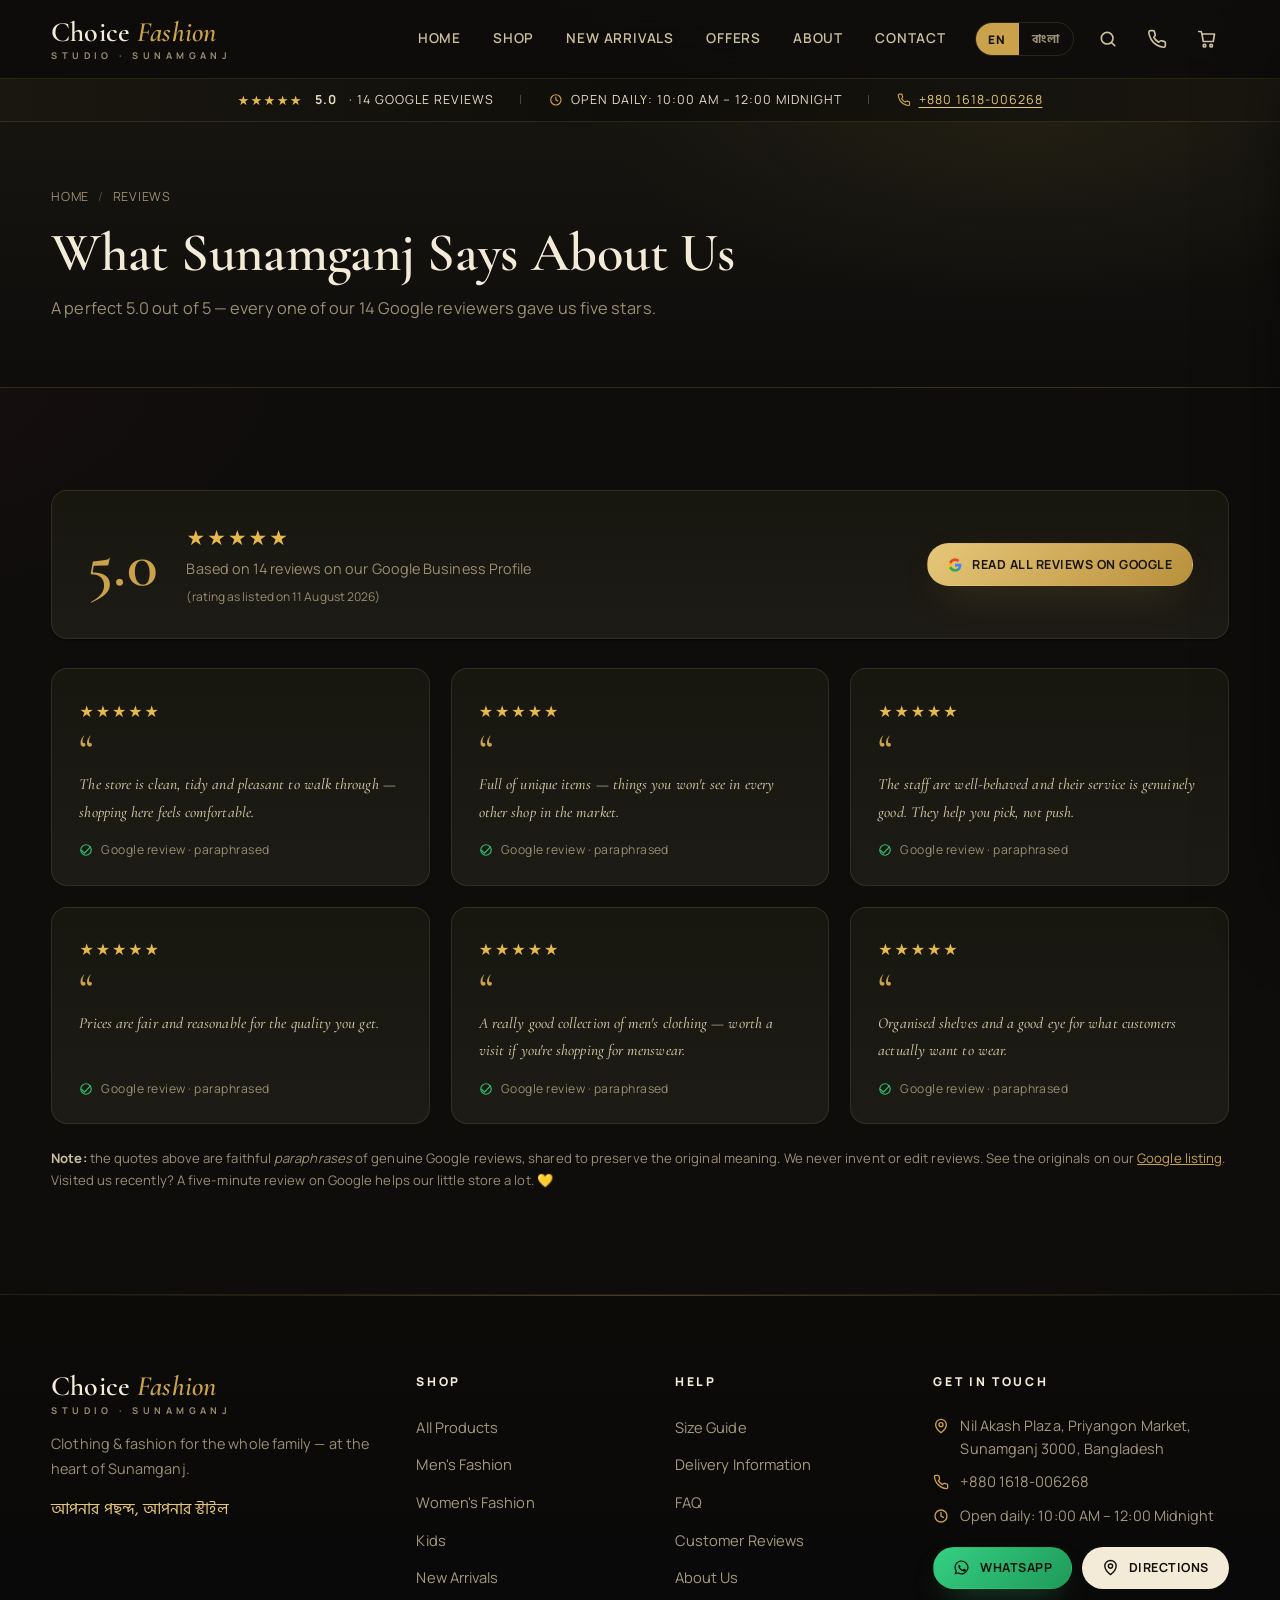
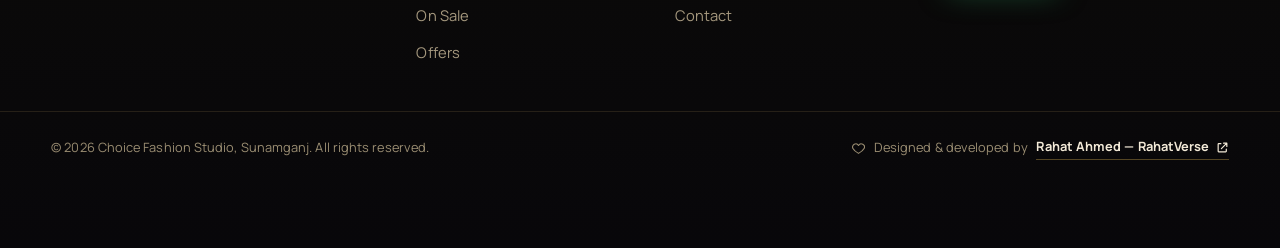
<file: reviews.html>
<!DOCTYPE html>
<html lang="en">
<head>
<meta charset="UTF-8">
<meta name="viewport" content="width=device-width, initial-scale=1.0">
<title>Customer Reviews — 5.0★ on Google | Choice Fashion Studio Sunamganj</title>
<meta name="description" content="Choice Fashion Studio Sunamganj holds a perfect 5.0★ rating across 14 Google reviews. Read what customers say about our service, prices and collection.">
<meta name="developer" content="Rahat Ahmed — https://www.rahatahmed.site/en">
<link rel="canonical" href="https://choice-fashion-studio.vercel.app/reviews">
<meta name="theme-color" content="#0e0d0c">
<link rel="icon" type="image/svg+xml" href="favicon.svg">
<link rel="preconnect" href="https://fonts.googleapis.com">
<link rel="preconnect" href="https://fonts.gstatic.com" crossorigin>
<link href="https://fonts.googleapis.com/css2?family=Cormorant+Garamond:ital,wght@0,400;0,500;0,600;0,700;1,400;1,500;1,600&family=Manrope:wght@400;500;600;700;800&family=Hind+Siliguri:wght@400;500;600;700&display=swap" rel="stylesheet">
<link rel="stylesheet" href="assets/css/style.css">
</head>
<body data-page="reviews">

<section class="page-hero">
  <div class="container">
    <nav class="crumbs"><a href="index.html">Home</a><span class="sep">/</span><span>Reviews</span></nav>
    <h1>What Sunamganj Says About Us</h1>
    <p class="ph-sub">A perfect 5.0 out of 5 — every one of our 14 Google reviewers gave us five stars.</p>
  </div>
</section>

<section class="section">
  <div class="container">
    <div class="rating-hero reveal">
      <span class="score">5.0</span>
      <span>
        <span class="stars">★★★★★</span><br>
        <span class="of">Based on 14 reviews on our Google Business Profile<br><small>(rating as listed on 11 August 2026)</small></span>
      </span>
      <a class="btn btn-primary btn-sm g-link" href="https://www.google.com/maps/search/?api=1&query=Choice+Fashion+Studio,+Nil+Akash+Plaza,+Priyangon+Market,+Sunamganj+3000" target="_blank" rel="noopener">
        <svg viewBox="0 0 24 24" style="width:16px;height:16px"><path d="M21.6 12.2c0-.7-.1-1.4-.2-2H12v3.9h5.4a4.6 4.6 0 0 1-2 3v2.6h3.2c1.9-1.8 3-4.4 3-7.5Z" fill="#4285F4"/><path d="M12 22c2.7 0 5-.9 6.6-2.4l-3.2-2.5c-.9.6-2 1-3.4 1-2.6 0-4.8-1.8-5.6-4.2H3.1v2.6A10 10 0 0 0 12 22Z" fill="#34A853"/><path d="M6.4 13.9a6 6 0 0 1 0-3.8V7.5H3.1a10 10 0 0 0 0 9Z" fill="#FBBC05"/><path d="M12 5.9c1.5 0 2.8.5 3.8 1.5l2.9-2.9A10 10 0 0 0 3 7.5l3.3 2.6C7.2 7.7 9.4 5.9 12 5.9Z" fill="#EA4335"/></svg>
        Read all reviews on Google
      </a>
    </div>

    <div class="review-grid">
      <div class="review-card reveal">
        <span class="stars">★★★★★</span>
        <blockquote>The store is clean, tidy and pleasant to walk through — shopping here feels comfortable.</blockquote>
        <span class="rc-foot"><svg viewBox="0 0 24 24" fill="none" stroke="currentColor" stroke-width="2" stroke-linecap="round"><circle cx="12" cy="12" r="9"/><path d="m4.5 12.5 5 5 10-11"/></svg> Google review · paraphrased</span>
      </div>
      <div class="review-card reveal">
        <span class="stars">★★★★★</span>
        <blockquote>Full of unique items — things you won't see in every other shop in the market.</blockquote>
        <span class="rc-foot"><svg viewBox="0 0 24 24" fill="none" stroke="currentColor" stroke-width="2" stroke-linecap="round"><circle cx="12" cy="12" r="9"/><path d="m4.5 12.5 5 5 10-11"/></svg> Google review · paraphrased</span>
      </div>
      <div class="review-card reveal">
        <span class="stars">★★★★★</span>
        <blockquote>The staff are well-behaved and their service is genuinely good. They help you pick, not push.</blockquote>
        <span class="rc-foot"><svg viewBox="0 0 24 24" fill="none" stroke="currentColor" stroke-width="2" stroke-linecap="round"><circle cx="12" cy="12" r="9"/><path d="m4.5 12.5 5 5 10-11"/></svg> Google review · paraphrased</span>
      </div>
      <div class="review-card reveal">
        <span class="stars">★★★★★</span>
        <blockquote>Prices are fair and reasonable for the quality you get.</blockquote>
        <span class="rc-foot"><svg viewBox="0 0 24 24" fill="none" stroke="currentColor" stroke-width="2" stroke-linecap="round"><circle cx="12" cy="12" r="9"/><path d="m4.5 12.5 5 5 10-11"/></svg> Google review · paraphrased</span>
      </div>
      <div class="review-card reveal">
        <span class="stars">★★★★★</span>
        <blockquote>A really good collection of men's clothing — worth a visit if you're shopping for menswear.</blockquote>
        <span class="rc-foot"><svg viewBox="0 0 24 24" fill="none" stroke="currentColor" stroke-width="2" stroke-linecap="round"><circle cx="12" cy="12" r="9"/><path d="m4.5 12.5 5 5 10-11"/></svg> Google review · paraphrased</span>
      </div>
      <div class="review-card reveal">
        <span class="stars">★★★★★</span>
        <blockquote>Organised shelves and a good eye for what customers actually want to wear.</blockquote>
        <span class="rc-foot"><svg viewBox="0 0 24 24" fill="none" stroke="currentColor" stroke-width="2" stroke-linecap="round"><circle cx="12" cy="12" r="9"/><path d="m4.5 12.5 5 5 10-11"/></svg> Google review · paraphrased</span>
      </div>
    </div>

    <p class="small-note reveal" style="margin-top:1.4rem">
      <strong>Note:</strong> the quotes above are faithful <em>paraphrases</em> of genuine Google reviews, shared to preserve the original meaning. We never invent or edit reviews. See the originals on our
      <a href="https://www.google.com/maps/search/?api=1&query=Choice+Fashion+Studio,+Nil+Akash+Plaza,+Priyangon+Market,+Sunamganj+3000" target="_blank" rel="noopener">Google listing</a>. Visited us recently? A five-minute review on Google helps our little store a lot. 💛
    </p>
  </div>
</section>

<script src="assets/js/products.js"></script>
<script src="assets/js/main.js"></script>
</body>
</html>
</file>
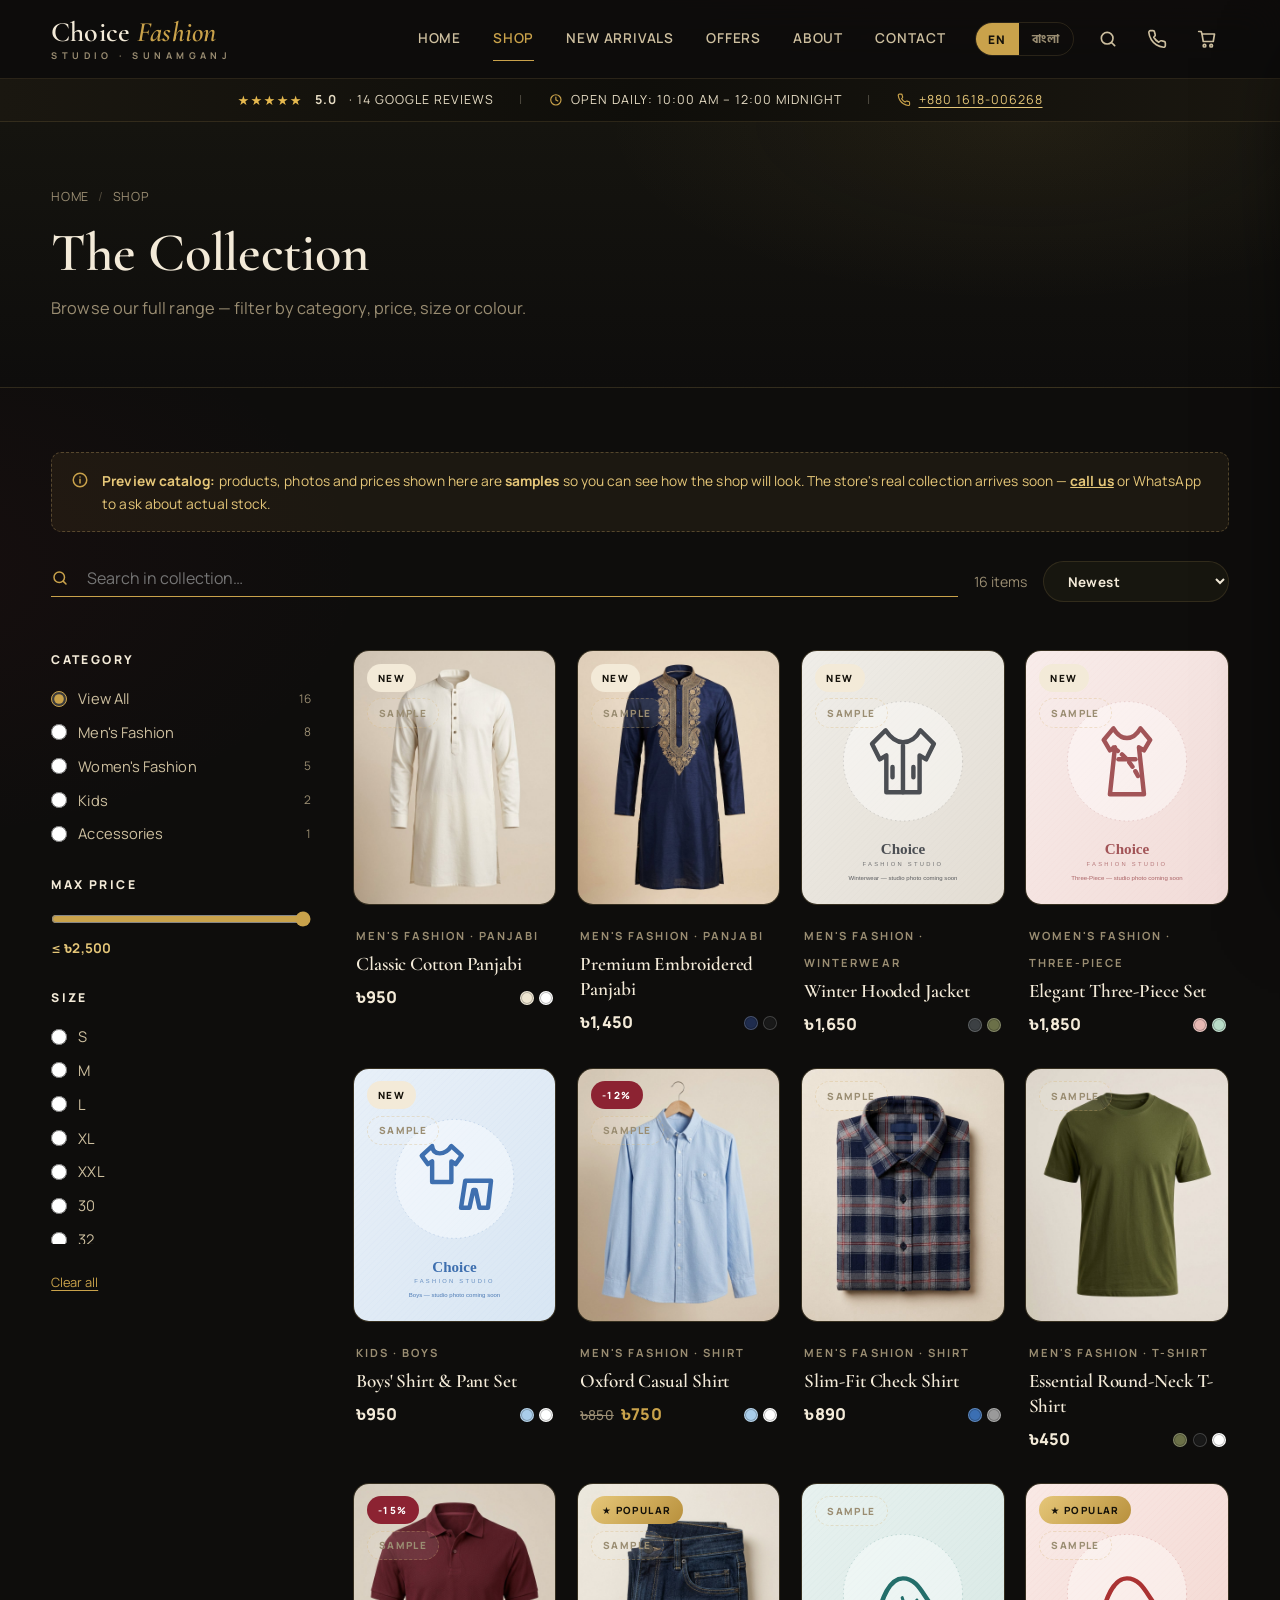
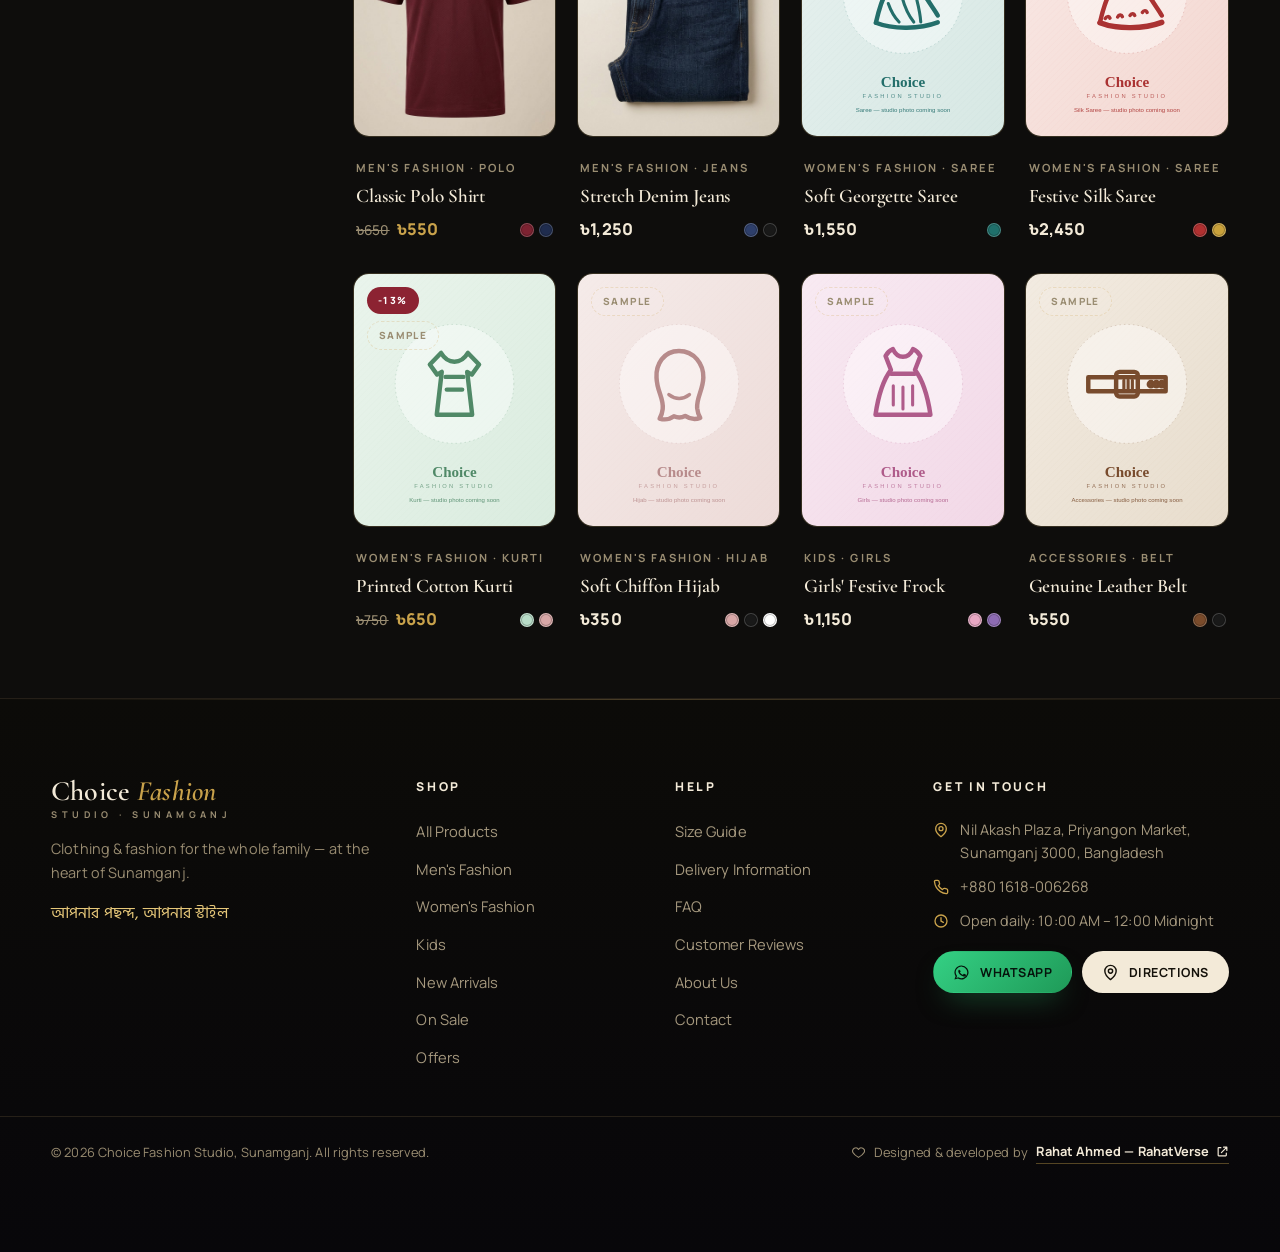
<file: shop.html>
<!DOCTYPE html>
<html lang="en">
<head>
<meta charset="UTF-8">
<meta name="viewport" content="width=device-width, initial-scale=1.0">
<title>Shop the Collection | Choice Fashion Studio Sunamganj</title>
<meta name="description" content="Browse the full collection at Choice Fashion Studio Sunamganj — men's panjabi, shirts and jeans, women's saree, three-piece and kurti, kids wear and accessories.">
<meta name="developer" content="Rahat Ahmed — https://www.rahatahmed.site/en">
<link rel="canonical" href="https://choice-fashion-studio.vercel.app/shop">
<meta name="theme-color" content="#0e0d0c">
<link rel="icon" type="image/svg+xml" href="favicon.svg">
<link rel="preconnect" href="https://fonts.googleapis.com">
<link rel="preconnect" href="https://fonts.gstatic.com" crossorigin>
<link href="https://fonts.googleapis.com/css2?family=Cormorant+Garamond:ital,wght@0,400;0,500;0,600;0,700;1,400;1,500;1,600&family=Manrope:wght@400;500;600;700;800&family=Hind+Siliguri:wght@400;500;600;700&display=swap" rel="stylesheet">
<link rel="stylesheet" href="assets/css/style.css">
</head>
<body data-page="shop">

<section class="page-hero">
  <div class="container">
    <nav class="crumbs"><a href="index.html">Home</a><span class="sep">/</span><span>Shop</span></nav>
    <h1 data-i18n="shop.title">The Collection</h1>
    <p class="ph-sub" data-i18n="shop.sub">Browse our full range — filter by category, price, size or colour.</p>
  </div>
</section>

<section class="section tight">
  <div class="container">

    <div class="demo-banner" id="demo-banner">
      <svg viewBox="0 0 24 24" fill="none" stroke="currentColor" stroke-width="2" stroke-linecap="round"><circle cx="12" cy="12" r="9"/><path d="M12 11v5m0-8v.1"/></svg>
      <span><b>Preview catalog:</b> products, photos and prices shown here are <b>samples</b> so you can see how the shop will look. The store's real collection arrives soon — <a href="tel:+8801618006268" style="text-decoration:underline"><b>call us</b></a> or WhatsApp to ask about actual stock.</span>
    </div>

    <div class="shop-toolbar">
      <button class="btn btn-ghost btn-sm filter-toggle" id="filter-toggle">
        <svg viewBox="0 0 24 24" fill="none" stroke="currentColor" stroke-width="2" stroke-linecap="round" stroke-linejoin="round" style="width:16px;height:16px"><path d="M3 5h18l-7 8v5l-4 2v-7Z"/></svg>
        <span data-i18n="shop.filters">Filters</span>
      </button>
      <div class="search-box" style="flex:1;min-width:200px;border-bottom-width:1.5px;padding-bottom:.45rem">
        <svg viewBox="0 0 24 24" fill="none" stroke="currentColor" stroke-width="2" stroke-linecap="round" style="width:18px;height:18px"><circle cx="11" cy="11" r="7"/><path d="m20 20-3.5-3.5"/></svg>
        <input id="shop-search" type="text" placeholder="Search in collection…" style="font-size:1rem;font-family:var(--font-body)">
      </div>
      <span class="result-count" id="result-count"></span>
      <select id="sort-select" aria-label="Sort products">
        <option value="new" data-i18n="sort.new">Newest</option>
        <option value="plh" data-i18n="sort.plh">Price: Low → High</option>
        <option value="phl" data-i18n="sort.phl">Price: High → Low</option>
        <option value="name" data-i18n="sort.name">Name A–Z</option>
      </select>
    </div>

    <div class="shop-chips" id="shop-chips"></div>

    <div class="shop-wrap">
      <aside class="filter-panel" id="filter-panel">
        <div class="filter-head">
          <h3 data-i18n="shop.filters">Filters</h3>
          <button class="icon-btn" data-close-filter aria-label="Close filters">
            <svg viewBox="0 0 24 24" fill="none" stroke="currentColor" stroke-width="2" stroke-linecap="round"><path d="M18 6 6 18M6 6l12 12"/></svg>
          </button>
        </div>
        <div class="filter-block">
          <h4 data-i18n="filter.cat">Category</h4>
          <div class="f-list" id="filter-cats"></div>
        </div>
        <div class="filter-block">
          <h4 data-i18n="filter.price">Max price</h4>
          <div class="price-range">
            <input type="range" id="price-range" min="300" max="2500" step="50" value="2500">
            <span class="pr-val" id="price-val">≤ ৳2,500</span>
          </div>
        </div>
        <div class="filter-block">
          <h4 data-i18n="filter.size">Size</h4>
          <div class="f-list" id="filter-sizes" style="max-height:220px;overflow-y:auto"></div>
        </div>
        <button class="filter-clear" id="filter-clear" data-i18n="filter.clear">Clear all</button>
        <button class="btn btn-primary" data-close-filter style="display:none" id="filter-apply">Show results</button>
      </aside>

      <div class="product-grid" id="shop-grid"></div>
    </div>
  </div>
</section>

<script src="assets/js/products.js"></script>
<script src="assets/js/main.js"></script>
<script>
/* show demo banner only while the catalog is in demo mode */
if (!SITE.demoCatalog) { var b = document.getElementById('demo-banner'); if (b) b.style.display = 'none'; }
/* mobile: turn apply button into a visible closer */
if (window.matchMedia('(max-width: 900px)').matches) { document.getElementById('filter-apply').style.display = 'inline-flex'; }
</script>
</body>
</html>
</file>
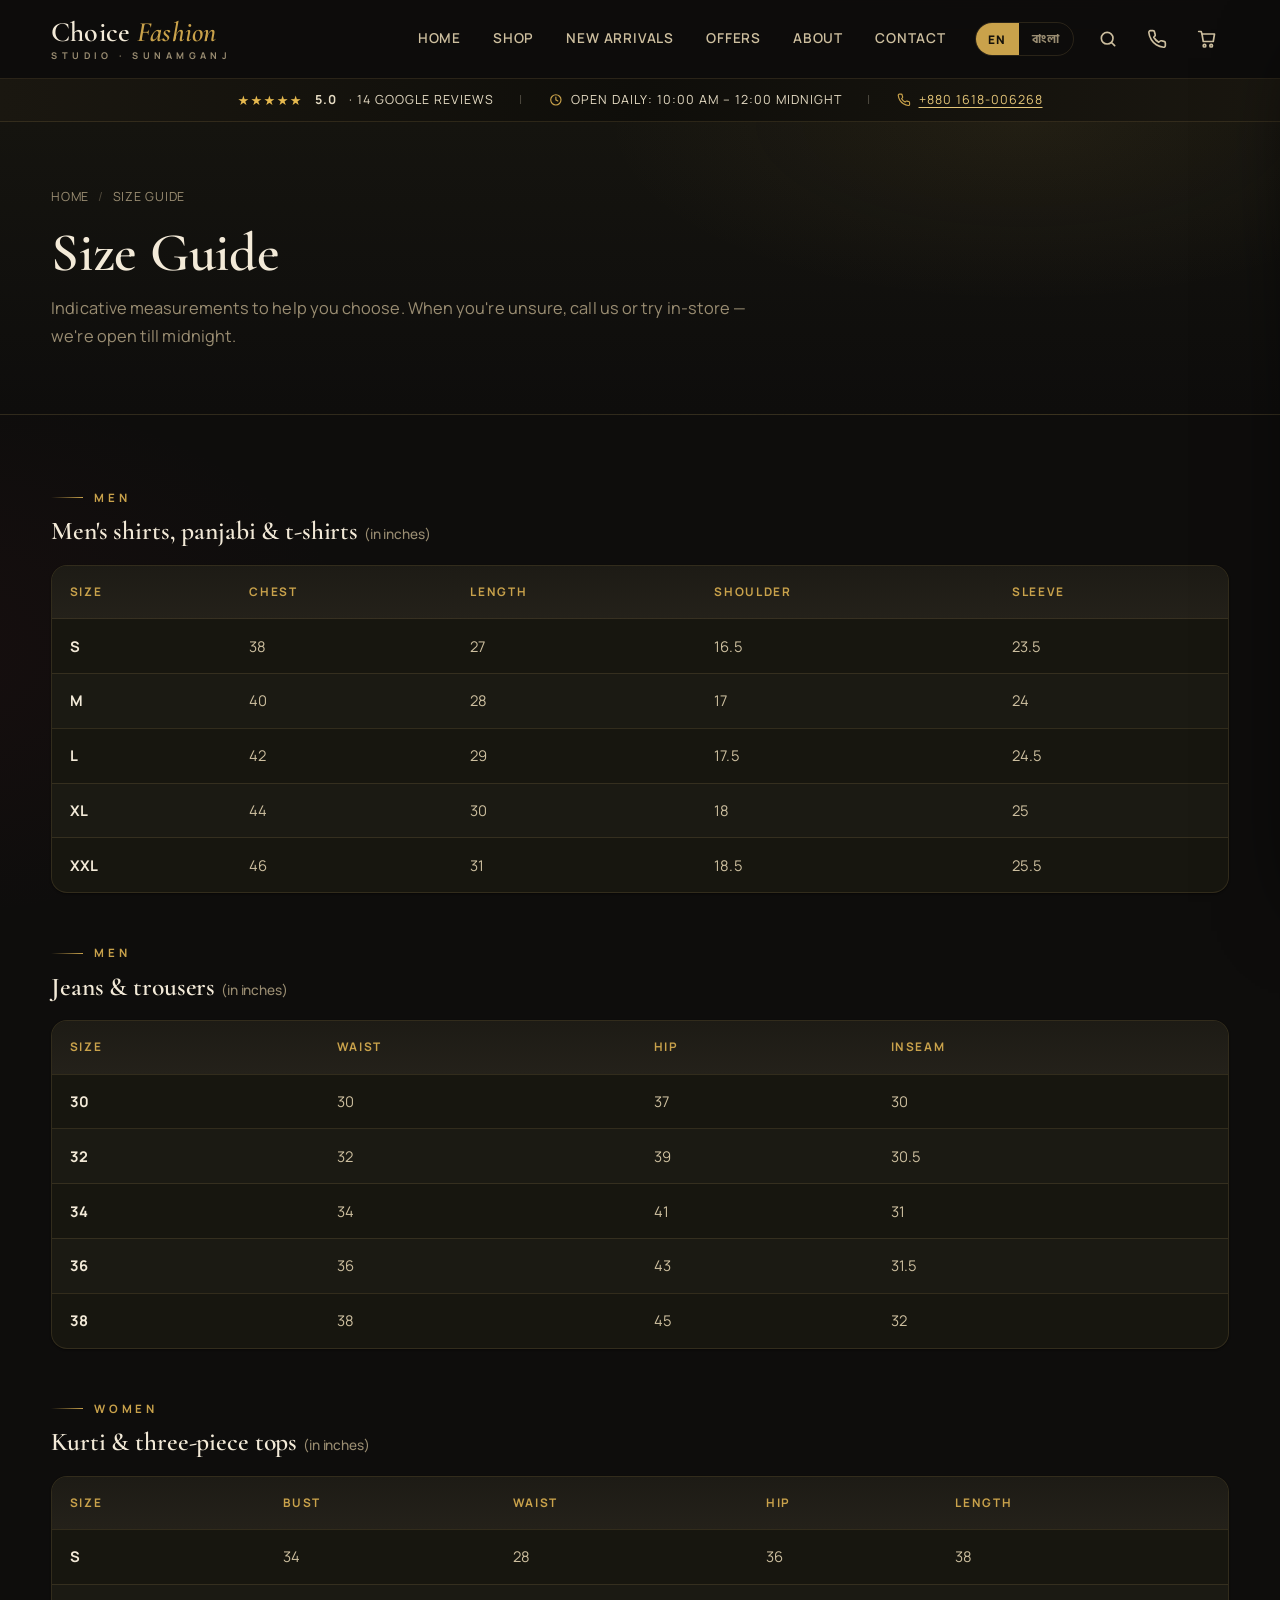
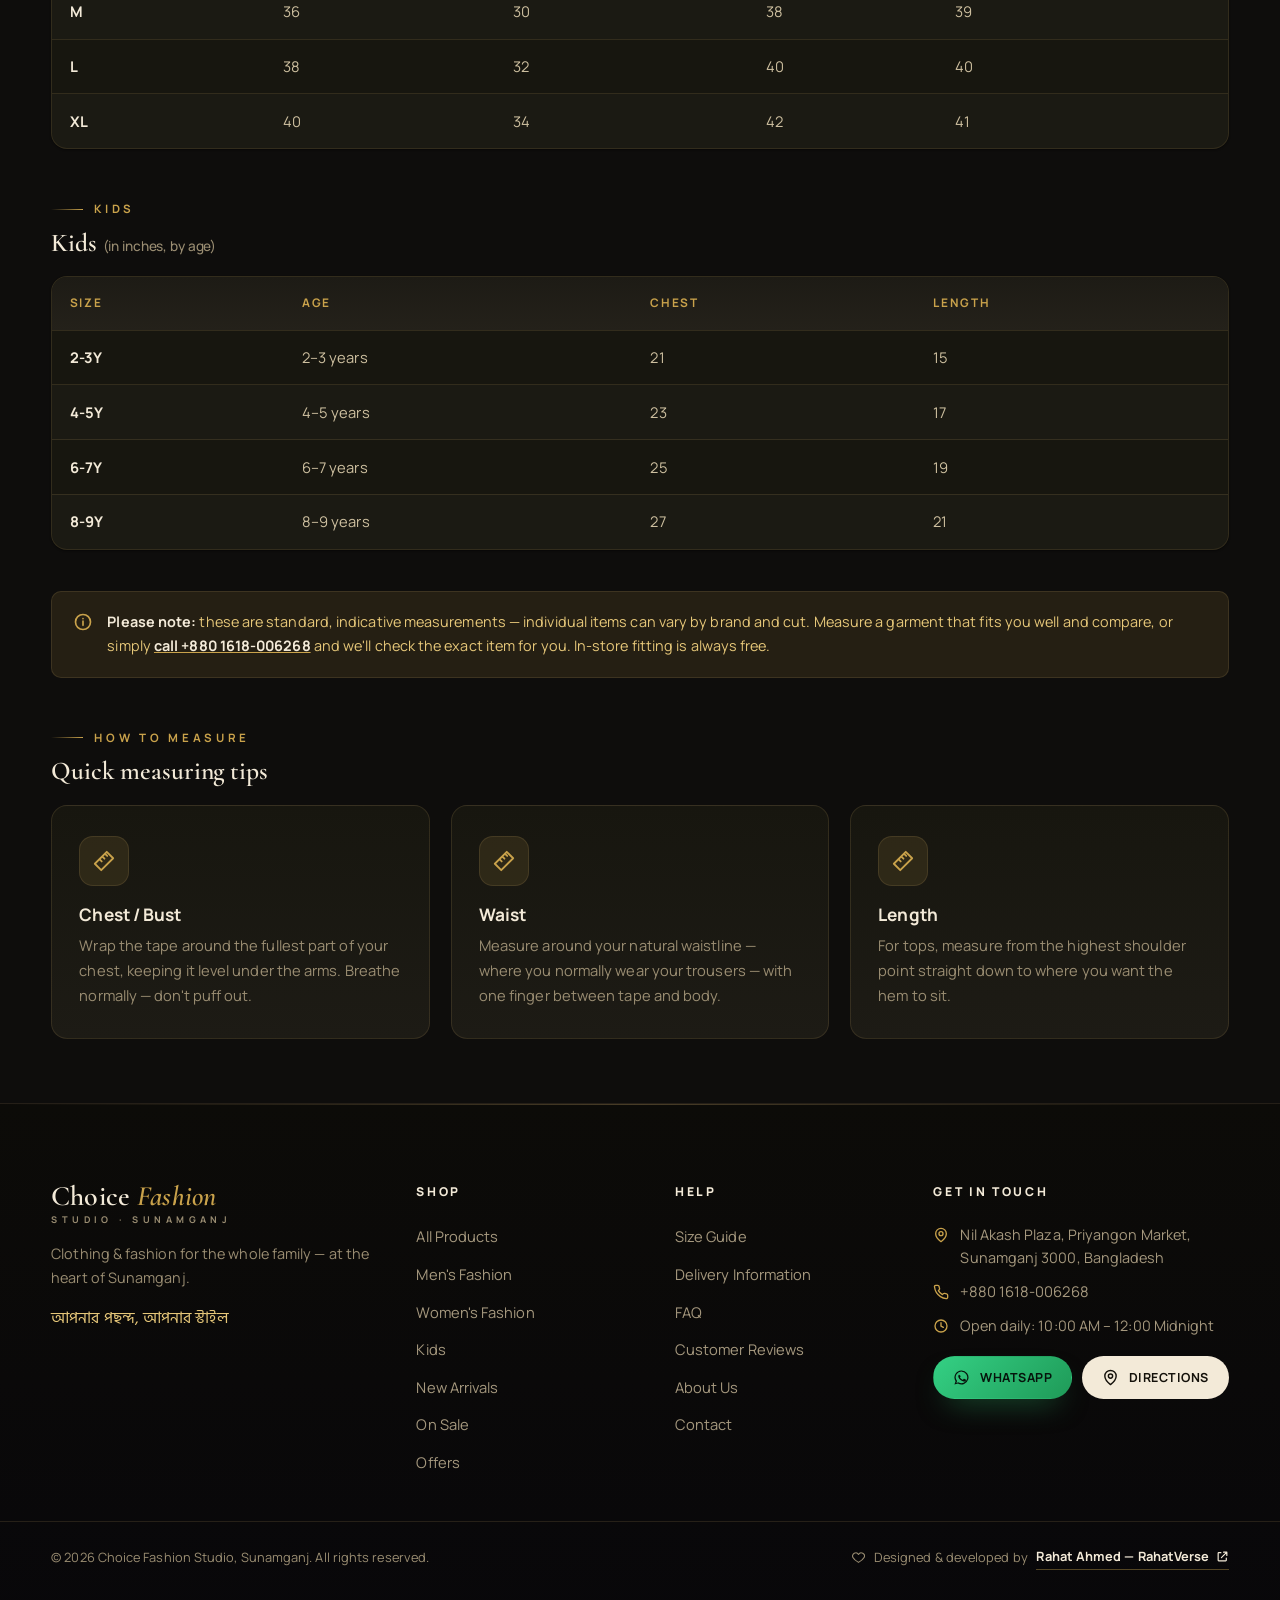
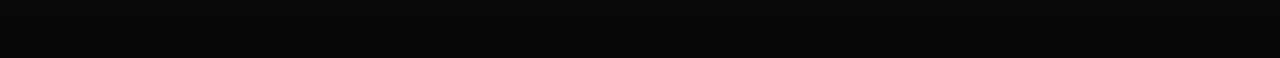
<file: size-guide.html>
<!DOCTYPE html>
<html lang="en">
<head>
<meta charset="UTF-8">
<meta name="viewport" content="width=device-width, initial-scale=1.0">
<title>Size Guide | Choice Fashion Studio Sunamganj</title>
<meta name="description" content="Clothing size guide — indicative measurements for men's and women's wear at Choice Fashion Studio, Sunamganj. Visit the store to confirm your perfect fit.">
<meta name="developer" content="Rahat Ahmed — https://www.rahatahmed.site/en">
<link rel="canonical" href="https://choice-fashion-studio.vercel.app/size-guide">
<meta name="theme-color" content="#0e0d0c">
<link rel="icon" type="image/svg+xml" href="favicon.svg">
<link rel="preconnect" href="https://fonts.googleapis.com">
<link rel="preconnect" href="https://fonts.gstatic.com" crossorigin>
<link href="https://fonts.googleapis.com/css2?family=Cormorant+Garamond:ital,wght@0,400;0,500;0,600;0,700;1,400;1,500;1,600&family=Manrope:wght@400;500;600;700;800&family=Hind+Siliguri:wght@400;500;600;700&display=swap" rel="stylesheet">
<link rel="stylesheet" href="assets/css/style.css">
</head>
<body data-page="size-guide">

<section class="page-hero">
  <div class="container">
    <nav class="crumbs"><a href="index.html">Home</a><span class="sep">/</span><span>Size Guide</span></nav>
    <h1>Size Guide</h1>
    <p class="ph-sub">Indicative measurements to help you choose. When you're unsure, call us or try in-store — we're open till midnight.</p>
  </div>
</section>

<section class="section tight">
  <div class="container" style="display:grid;gap:2.6rem">

    <div>
      <div class="section-head reveal" style="margin-bottom:1.2rem">
        <span class="overline">Men</span>
        <h2 class="section-title" style="font-size:1.6rem">Men's shirts, panjabi & t-shirts <span style="font-size:.85rem;color:var(--muted);font-family:var(--font-body);font-weight:500">(in inches)</span></h2>
      </div>
      <div class="table-wrap reveal">
        <table class="data">
          <thead><tr><th>Size</th><th>Chest</th><th>Length</th><th>Shoulder</th><th>Sleeve</th></tr></thead>
          <tbody>
            <tr><td><b>S</b></td><td>38</td><td>27</td><td>16.5</td><td>23.5</td></tr>
            <tr><td><b>M</b></td><td>40</td><td>28</td><td>17</td><td>24</td></tr>
            <tr><td><b>L</b></td><td>42</td><td>29</td><td>17.5</td><td>24.5</td></tr>
            <tr><td><b>XL</b></td><td>44</td><td>30</td><td>18</td><td>25</td></tr>
            <tr><td><b>XXL</b></td><td>46</td><td>31</td><td>18.5</td><td>25.5</td></tr>
          </tbody>
        </table>
      </div>
    </div>

    <div>
      <div class="section-head reveal" style="margin-bottom:1.2rem">
        <span class="overline">Men</span>
        <h2 class="section-title" style="font-size:1.6rem">Jeans & trousers <span style="font-size:.85rem;color:var(--muted);font-family:var(--font-body);font-weight:500">(in inches)</span></h2>
      </div>
      <div class="table-wrap reveal">
        <table class="data">
          <thead><tr><th>Size</th><th>Waist</th><th>Hip</th><th>Inseam</th></tr></thead>
          <tbody>
            <tr><td><b>30</b></td><td>30</td><td>37</td><td>30</td></tr>
            <tr><td><b>32</b></td><td>32</td><td>39</td><td>30.5</td></tr>
            <tr><td><b>34</b></td><td>34</td><td>41</td><td>31</td></tr>
            <tr><td><b>36</b></td><td>36</td><td>43</td><td>31.5</td></tr>
            <tr><td><b>38</b></td><td>38</td><td>45</td><td>32</td></tr>
          </tbody>
        </table>
      </div>
    </div>

    <div>
      <div class="section-head reveal" style="margin-bottom:1.2rem">
        <span class="overline">Women</span>
        <h2 class="section-title" style="font-size:1.6rem">Kurti & three-piece tops <span style="font-size:.85rem;color:var(--muted);font-family:var(--font-body);font-weight:500">(in inches)</span></h2>
      </div>
      <div class="table-wrap reveal">
        <table class="data">
          <thead><tr><th>Size</th><th>Bust</th><th>Waist</th><th>Hip</th><th>Length</th></tr></thead>
          <tbody>
            <tr><td><b>S</b></td><td>34</td><td>28</td><td>36</td><td>38</td></tr>
            <tr><td><b>M</b></td><td>36</td><td>30</td><td>38</td><td>39</td></tr>
            <tr><td><b>L</b></td><td>38</td><td>32</td><td>40</td><td>40</td></tr>
            <tr><td><b>XL</b></td><td>40</td><td>34</td><td>42</td><td>41</td></tr>
          </tbody>
        </table>
      </div>
    </div>

    <div>
      <div class="section-head reveal" style="margin-bottom:1.2rem">
        <span class="overline">Kids</span>
        <h2 class="section-title" style="font-size:1.6rem">Kids <span style="font-size:.85rem;color:var(--muted);font-family:var(--font-body);font-weight:500">(in inches, by age)</span></h2>
      </div>
      <div class="table-wrap reveal">
        <table class="data">
          <thead><tr><th>Size</th><th>Age</th><th>Chest</th><th>Length</th></tr></thead>
          <tbody>
            <tr><td><b>2-3Y</b></td><td>2–3 years</td><td>21</td><td>15</td></tr>
            <tr><td><b>4-5Y</b></td><td>4–5 years</td><td>23</td><td>17</td></tr>
            <tr><td><b>6-7Y</b></td><td>6–7 years</td><td>25</td><td>19</td></tr>
            <tr><td><b>8-9Y</b></td><td>8–9 years</td><td>27</td><td>21</td></tr>
          </tbody>
        </table>
      </div>
    </div>

    <div class="guide-note reveal" style="margin-top:0">
      <svg viewBox="0 0 24 24" fill="none" stroke="currentColor" stroke-width="2" stroke-linecap="round"><circle cx="12" cy="12" r="9"/><path d="M12 11v5m0-8v.1"/></svg>
      <span><b>Please note:</b> these are standard, indicative measurements — individual items can vary by brand and cut. Measure a garment that fits you well and compare, or simply <a href="tel:+8801618006268" style="text-decoration:underline"><b>call +880 1618-006268</b></a> and we'll check the exact item for you. In-store fitting is always free.</span>
    </div>

    <div>
      <div class="section-head reveal" style="margin-bottom:1.2rem">
        <span class="overline">How To Measure</span>
        <h2 class="section-title" style="font-size:1.6rem">Quick measuring tips</h2>
      </div>
      <div class="card-grid-3">
        <div class="info-card reveal">
          <span class="i-icon"><svg viewBox="0 0 24 24" fill="none" stroke="currentColor" stroke-width="2" stroke-linecap="round" stroke-linejoin="round"><path d="m2 15 13-13 7 7L9 22Z"/><path d="m7.5 10.5 2 2m1-5 2 2m1-5 2 2"/></svg></span>
          <h3>Chest / Bust</h3>
          <p>Wrap the tape around the fullest part of your chest, keeping it level under the arms. Breathe normally — don't puff out.</p>
        </div>
        <div class="info-card reveal">
          <span class="i-icon"><svg viewBox="0 0 24 24" fill="none" stroke="currentColor" stroke-width="2" stroke-linecap="round" stroke-linejoin="round"><path d="m2 15 13-13 7 7L9 22Z"/><path d="m7.5 10.5 2 2m1-5 2 2m1-5 2 2"/></svg></span>
          <h3>Waist</h3>
          <p>Measure around your natural waistline — where you normally wear your trousers — with one finger between tape and body.</p>
        </div>
        <div class="info-card reveal">
          <span class="i-icon"><svg viewBox="0 0 24 24" fill="none" stroke="currentColor" stroke-width="2" stroke-linecap="round" stroke-linejoin="round"><path d="m2 15 13-13 7 7L9 22Z"/><path d="m7.5 10.5 2 2m1-5 2 2m1-5 2 2"/></svg></span>
          <h3>Length</h3>
          <p>For tops, measure from the highest shoulder point straight down to where you want the hem to sit.</p>
        </div>
      </div>
    </div>
  </div>
</section>

<script src="assets/js/products.js"></script>
<script src="assets/js/main.js"></script>
</body>
</html>
</file>
<file: assets/css/style.css>
/* ==========================================================================
   Choice Fashion Studio — Sunamganj
   Premium Dark Luxury theme
   -------
   Deep charcoal canvas · brushed gold accents · editorial serif display
   Original structure by Rahat Ahmed — https://www.rahatahmed.site/en
   ========================================================================== */

:root {
  /* Surfaces */
  --bg:            #0e0d0c;
  --bg-2:          #15140f;
  --surface:       #17160f;
  --surface-2:     #1d1b15;
  --surface-3:     #24211a;
  --cream:         #15140f;   /* kept as alias for .bg-cream usage */
  --cream-2:       #1a1812;
  --line:          rgba(212, 175, 110, .14);
  --line-strong:   rgba(212, 175, 110, .30);

  /* Text */
  --ink:           #f3ead8;
  --ink-soft:      #cdbf9f;
  --muted:         #9a8d72;
  --muted-2:       #7a6f58;

  /* Brand */
  --accent:        #c9a24b;   /* brushed gold */
  --accent-2:      #e6c779;   /* light gold */
  --accent-dark:   #a8842f;
  --accent-soft:   rgba(201, 162, 75, .12);
  --gold:          #d4af6e;
  --gold-deep:     #b8903c;

  /* Semantic */
  --burgundy:      #8c2332;
  --burgundy-lt:   #b53648;
  --green:         #2fbf70;
  --green-dark:    #1f9a58;
  --green-soft:    rgba(47,191,112,.12);
  --star:          #e6b94f;

  /* Shape */
  --radius:        16px;
  --radius-sm:     10px;
  --radius-lg:     22px;

  --shadow-sm:     0 1px 2px rgba(0,0,0,.45);
  --shadow-md:     0 14px 38px -16px rgba(0,0,0,.75);
  --shadow-lg:     0 30px 80px -28px rgba(0,0,0,.85);
  --shadow-gold:   0 14px 40px -16px rgba(201,162,75,.45);

  /* Fonts */
  --font-display: "Cormorant Garamond", "Playfair Display", Georgia, "Noto Serif Bengali", serif;
  --font-body:    "Manrope", "Inter", "Hind Siliguri", system-ui, -apple-system, "Segoe UI", Roboto, sans-serif;
  --font-bn:      "Hind Siliguri", "Noto Sans Bengali", "Manrope", sans-serif;

  --header-h: 78px;
}

/* ---------- Reset ---------- */
*, *::before, *::after { box-sizing: border-box; margin: 0; padding: 0; }
html { scroll-behavior: smooth; -webkit-text-size-adjust: 100%; }
body {
  font-family: var(--font-body);
  color: var(--ink);
  background:
    radial-gradient(1200px 600px at 80% -10%, rgba(201,162,75,.06), transparent 60%),
    radial-gradient(900px 500px at -10% 20%, rgba(140,35,50,.07), transparent 55%),
    var(--bg);
  line-height: 1.7;
  font-size: 16px;
  font-weight: 400;
  letter-spacing: .005em;
  -webkit-font-smoothing: antialiased;
  -moz-osx-font-smoothing: grayscale;
  overflow-x: hidden;
}
img { max-width: 100%; display: block; }
svg { width: 1.1em; height: 1.1em; flex: none; vertical-align: -0.15em; }
a { color: inherit; text-decoration: none; transition: color .2s ease; }
button { font-family: inherit; cursor: pointer; border: none; background: none; color: inherit; }
input, select, textarea { font-family: inherit; font-size: 1rem; color: var(--ink); }
ul, ol { list-style: none; }
.bn { font-family: var(--font-bn); }

::selection { background: var(--accent); color: #14110a; }

.container { width: min(1200px, 92%); margin-inline: auto; }
.section { padding: clamp(4rem, 8vw, 7rem) 0; position: relative; }
.section.tight { padding: clamp(2.6rem, 5vw, 4rem) 0; }
.bg-cream {
  background:
    linear-gradient(180deg, rgba(201,162,75,.035), rgba(201,162,75,0)) ,
    var(--bg-2);
  border-top: 1px solid var(--line);
  border-bottom: 1px solid var(--line);
}

/* ---------- Typography helpers ---------- */
.overline {
  display: inline-flex; align-items: center; gap: .7rem;
  font-size: .72rem; font-weight: 700; letter-spacing: .32em;
  text-transform: uppercase; color: var(--accent);
}
.overline::before {
  content: ""; width: 32px; height: 1px;
  background: linear-gradient(90deg, transparent, var(--accent));
  display: inline-block;
}
h1, h2, h3, .display {
  font-family: var(--font-display); font-weight: 600; line-height: 1.12;
  color: var(--ink); letter-spacing: -.005em;
}
.section-title {
  font-size: clamp(2rem, 4vw, 3rem);
  margin: .6rem 0 .8rem;
  font-weight: 600;
}
.section-sub { color: var(--muted); max-width: 580px; font-size: 1.02rem; }
.section-head { margin-bottom: clamp(2rem, 4.5vw, 3.4rem); }
.section-head.center { text-align: center; }
.section-head.center .section-sub { margin-inline: auto; }
.section-head.center .overline { justify-content: center; }
.section-head.center .overline::before { display: none; }
.section-head .head-row {
  display: flex; align-items: flex-end; justify-content: space-between;
  gap: 1.2rem; flex-wrap: wrap;
}

p { color: var(--ink-soft); }

/* ---------- Buttons ---------- */
.btn {
  display: inline-flex; align-items: center; justify-content: center; gap: .6rem;
  padding: .95rem 1.9rem; border-radius: 999px;
  font-weight: 700; font-size: .9rem; letter-spacing: .04em;
  text-transform: uppercase;
  transition: transform .22s ease, box-shadow .22s ease,
              background .22s ease, color .22s ease, border-color .22s ease;
  border: 1.5px solid transparent; white-space: nowrap;
  position: relative;
}
.btn svg { width: 17px; height: 17px; flex: none; }

.btn-primary {
  background: linear-gradient(135deg, var(--accent-2), var(--gold-deep));
  color: #1a1408;
  box-shadow: var(--shadow-gold);
}
.btn-primary:hover {
  background: linear-gradient(135deg, #f0d58b, var(--accent));
  transform: translateY(-2px);
  box-shadow: 0 20px 45px -18px rgba(230,199,121,.6);
}

.btn-outline {
  border-color: var(--accent); color: var(--accent);
  background: transparent;
}
.btn-outline:hover {
  background: var(--accent); color: #14110a; transform: translateY(-2px);
}

.btn-ghost {
  border-color: var(--line-strong); background: rgba(255,255,255,.02);
  color: var(--ink-soft);
}
.btn-ghost:hover {
  border-color: var(--accent); color: var(--accent); transform: translateY(-2px);
}

.btn-whatsapp {
  background: linear-gradient(135deg, #34d084, var(--green-dark));
  color: #06140c; box-shadow: 0 14px 30px -14px rgba(47,191,112,.55);
}
.btn-whatsapp:hover { background: linear-gradient(135deg, #46e092, #23a561); transform: translateY(-2px); }

.btn-light { background: var(--ink); color: #14110a; }
.btn-light:hover { transform: translateY(-2px); box-shadow: var(--shadow-md); color:#14110a; }

.btn-block { width: 100%; }
.btn-sm { padding: .6rem 1.2rem; font-size: .78rem; }

.arrow-link {
  display: inline-flex; align-items: center; gap: .5rem; font-weight: 700;
  color: var(--accent); font-size: .88rem; letter-spacing: .04em;
  text-transform: uppercase;
  border-bottom: 1.5px solid transparent; padding-bottom: 2px;
}
.arrow-link:hover { border-color: var(--accent); color: var(--accent-2); }
.arrow-link svg { width: 16px; height: 16px; transition: transform .2s; }
.arrow-link:hover svg { transform: translateX(5px); }

/* ---------- Announcement bar ---------- */
.announce {
  background: linear-gradient(90deg, #1a1710, #0f0e0a, #1a1710);
  color: #e6dcc4; font-size: .78rem; letter-spacing: .08em;
  text-transform: uppercase;
  padding: .6rem 0; position: relative; z-index: 60;
  border-bottom: 1px solid var(--line);
}
.announce .container {
  display: flex; align-items: center; justify-content: center;
  gap: 1.6rem; flex-wrap: wrap;
}
.announce .item { display: inline-flex; align-items: center; gap: .5rem; white-space: nowrap; }
.announce .stars { color: var(--star); letter-spacing: .1em; font-size: .82rem; }
.announce a { color: var(--accent-2); text-decoration: underline; text-underline-offset: 3px; }
.announce a:hover { color: var(--accent); }
.announce .sep { opacity: .3; }
.announce svg { color: var(--accent); }
@media (max-width: 640px) {
  .announce .hide-sm { display: none; }
  .announce .container { gap: .9rem; }
}

/* ---------- Header ---------- */
.site-header {
  position: sticky; top: 0; z-index: 50;
  background: rgba(14, 13, 12, .72);
  backdrop-filter: blur(18px) saturate(140%);
  -webkit-backdrop-filter: blur(18px) saturate(140%);
  border-bottom: 1px solid var(--line);
  transition: box-shadow .25s, background .25s;
}
.site-header.scrolled {
  box-shadow: 0 10px 30px -20px rgba(0,0,0,.8);
  background: rgba(14, 13, 12, .92);
}
.header-inner { display: flex; align-items: center; gap: 1.8rem; height: var(--header-h); }

.logo { display: flex; flex-direction: column; line-height: 1; margin-right: auto; }
.logo .logo-top {
  font-family: var(--font-display); font-size: 1.75rem; font-weight: 600;
  color: var(--ink); letter-spacing: .005em;
}
.logo .logo-top em {
  color: var(--accent); font-style: italic; font-weight: 600;
}
.logo .logo-sub {
  font-size: .58rem; font-weight: 700; letter-spacing: .48em;
  text-transform: uppercase; color: var(--muted); margin-top: .32rem;
}

.main-nav { display: flex; gap: 2rem; }
.main-nav a {
  font-size: .85rem; font-weight: 600; color: var(--ink-soft);
  letter-spacing: .06em; text-transform: uppercase;
  position: relative; padding: .4rem 0;
}
.main-nav a::after {
  content: ""; position: absolute; left: 0; bottom: -4px; height: 1px; width: 0;
  background: var(--accent); transition: width .28s ease;
}
.main-nav a:hover, .main-nav a.active { color: var(--accent); }
.main-nav a:hover::after, .main-nav a.active::after { width: 100%; }

.header-actions { display: flex; align-items: center; gap: .35rem; }
.icon-btn {
  width: 44px; height: 44px; border-radius: 50%;
  display: inline-flex; align-items: center; justify-content: center;
  color: var(--ink-soft); transition: background .18s, color .18s, border-color .18s;
  position: relative; border: 1px solid transparent;
}
.icon-btn:hover { background: var(--surface-2); color: var(--accent); border-color: var(--line); }
.icon-btn svg { width: 20px; height: 20px; }

.cart-count {
  position: absolute; top: 3px; right: 2px;
  background: var(--accent); color: #14110a;
  font-size: .62rem; font-weight: 800; min-width: 18px; height: 18px;
  border-radius: 999px; display: flex; align-items: center; justify-content: center;
  padding: 0 5px; transform: scale(0); transition: transform .2s;
}
.cart-count.show { transform: scale(1); }

.lang-toggle {
  display: inline-flex; border: 1.5px solid var(--line); border-radius: 999px;
  overflow: hidden; margin-right: .4rem;
}
.lang-toggle button {
  padding: .4rem .8rem; font-size: .74rem; font-weight: 800;
  color: var(--muted); transition: all .18s; letter-spacing: .08em;
}
.lang-toggle button.on { background: var(--accent); color: #14110a; }
.header-call { display: inline-flex; }
.hamburger { display: none; }
@media (max-width: 980px) {
  .main-nav { display: none; }
  .header-call { display: none; }
  .hamburger { display: inline-flex; }
}

/* ---------- Mobile drawer ---------- */
.drawer-scrim {
  position: fixed; inset: 0; background: rgba(0,0,0,.65); z-index: 90;
  opacity: 0; pointer-events: none; transition: opacity .28s;
  backdrop-filter: blur(4px);
}
.drawer-scrim.open { opacity: 1; pointer-events: auto; }
.mobile-drawer {
  position: fixed; top: 0; right: 0; bottom: 0;
  width: min(360px, 88vw);
  background: linear-gradient(180deg, var(--surface), var(--bg-2));
  z-index: 95; transform: translateX(100%);
  transition: transform .35s cubic-bezier(.32,.72,.28,1);
  display: flex; flex-direction: column;
  padding: 1.4rem 1.6rem 2rem; overflow-y: auto;
  border-left: 1px solid var(--line);
}
.mobile-drawer.open { transform: translateX(0); }
.mobile-drawer .drawer-top {
  display: flex; align-items: center; justify-content: space-between; margin-bottom: 1.8rem;
}
.mobile-drawer nav a {
  display: flex; align-items: center; justify-content: space-between;
  padding: 1.05rem .2rem; font-weight: 700; font-size: 1.05rem;
  border-bottom: 1px solid var(--line); color: var(--ink-soft);
  letter-spacing: .02em;
}
.mobile-drawer nav a:hover { color: var(--accent); }
.drawer-cta { margin-top: 1.8rem; display: grid; gap: .75rem; }
.drawer-note { margin-top: 1.6rem; font-size: .84rem; color: var(--muted); line-height: 1.7; }
body.no-scroll { overflow: hidden; }

/* ---------- Search overlay ---------- */
.search-overlay {
  position: fixed; inset: 0; z-index: 100;
  background: rgba(14,13,12,.96);
  backdrop-filter: blur(14px);
  padding: clamp(1.6rem, 7vh, 4.5rem) 0;
  opacity: 0; pointer-events: none; transition: opacity .25s; overflow-y: auto;
}
.search-overlay.open { opacity: 1; pointer-events: auto; }
.search-box {
  display: flex; align-items: center; gap: 1.1rem;
  border-bottom: 2px solid var(--accent); padding-bottom: 1rem;
}
.search-box svg { width: 28px; height: 28px; color: var(--accent); flex: none; }
.search-box input {
  flex: 1; border: none; outline: none;
  font-size: clamp(1.4rem, 3.2vw, 2.1rem);
  font-family: var(--font-display); background: transparent;
  color: var(--ink);
}
.search-close { margin-left: auto; color: var(--ink-soft); }
.search-results { margin-top: 2.2rem; display: grid; gap: .35rem; }
.search-hit {
  display: flex; align-items: center; gap: 1.1rem; padding: .8rem 1rem;
  border-radius: var(--radius-sm); transition: background .18s, border-color .18s;
  border: 1px solid transparent;
}
.search-hit:hover { background: var(--surface-2); border-color: var(--line); }
.search-hit img { width: 54px; height: 68px; object-fit: cover; border-radius: 6px; }
.search-hit .hit-name { font-weight: 700; color: var(--ink); }
.search-hit .hit-meta { font-size: .82rem; color: var(--muted); }
.search-hit .hit-price { margin-left: auto; font-weight: 800; color: var(--accent); white-space: nowrap; }
.search-empty { color: var(--muted); padding: 1.2rem .2rem; }
.search-hints { display: flex; gap: .6rem; flex-wrap: wrap; margin-top: 1.4rem; align-items: center; }
.search-hints span { font-size: .78rem; color: var(--muted); width: 100%; letter-spacing: .1em; text-transform: uppercase; }
.chip {
  display: inline-flex; align-items: center; gap: .4rem;
  padding: .5rem 1.1rem; border-radius: 999px;
  border: 1.5px solid var(--line-strong);
  background: var(--surface); font-size: .82rem; font-weight: 700;
  color: var(--ink-soft); transition: all .18s; white-space: nowrap;
  letter-spacing: .03em;
}
.chip:hover { border-color: var(--accent); color: var(--accent); }
.chip.on { background: var(--accent); color: #14110a; border-color: var(--accent); }

/* ---------- Hero ---------- */
.hero {
  position: relative; overflow: hidden;
  background:
    radial-gradient(800px 400px at 90% 10%, rgba(201,162,75,.08), transparent 60%),
    radial-gradient(700px 500px at 0% 90%, rgba(140,35,50,.10), transparent 55%),
    linear-gradient(180deg, var(--bg-2), var(--bg));
  border-bottom: 1px solid var(--line);
}
.hero-grid {
  display: grid; grid-template-columns: 1.05fr .95fr; gap: clamp(2rem, 5vw, 4.5rem);
  align-items: center; padding: clamp(3.4rem, 7vw, 6.5rem) 0 clamp(3.6rem, 7vw, 6rem);
}
.hero-badge {
  display: inline-flex; align-items: center; gap: .65rem;
  background: rgba(255,255,255,.03); border: 1px solid var(--line);
  border-radius: 999px; padding: .45rem 1.1rem .45rem .5rem;
  font-size: .8rem; font-weight: 600; color: var(--ink-soft);
  backdrop-filter: blur(6px); margin-bottom: 1.8rem;
}
.hero-badge .pill {
  background: linear-gradient(135deg, var(--accent-2), var(--gold-deep));
  color: #14110a; border-radius: 999px;
  padding: .22rem .7rem; font-size: .7rem; font-weight: 800; letter-spacing: .12em;
}
.hero-badge .stars { color: var(--star); }
.hero h1 {
  font-size: clamp(2.8rem, 6vw, 4.6rem);
  letter-spacing: -.015em; font-weight: 600; line-height: 1.05;
}
.hero h1 em {
  font-style: italic;
  background: linear-gradient(120deg, var(--accent-2), var(--gold-deep) 60%, var(--accent-2));
  -webkit-background-clip: text; background-clip: text; color: transparent;
  font-weight: 600;
}
.hero-tagline {
  font-family: var(--font-bn); font-size: clamp(1.2rem, 2.5vw, 1.6rem);
  color: var(--accent); margin-top: 1.2rem; font-weight: 600;
}
.hero-sub {
  color: var(--ink-soft); margin-top: 1.1rem; max-width: 32rem;
  font-size: 1.05rem; line-height: 1.75;
}
.hero-cta { display: flex; gap: .9rem; flex-wrap: wrap; margin-top: 2.4rem; }
.hero-trust { display: flex; gap: 1.8rem; flex-wrap: wrap; margin-top: 2.8rem; }
.hero-trust .t-item {
  display: flex; align-items: center; gap: .65rem;
  font-size: .86rem; color: var(--ink-soft); font-weight: 600;
}
.hero-trust svg { width: 19px; height: 19px; color: var(--accent); flex: none; }

.hero-media { position: relative; }
.hero-media .hero-img {
  width: 100%; aspect-ratio: 4 / 4.6; object-fit: cover;
  border-radius: var(--radius-lg);
  box-shadow: var(--shadow-lg);
  border: 1px solid var(--line);
  filter: saturate(.95) contrast(1.02);
}
.hero-card {
  position: absolute; background: rgba(23,22,15,.92);
  border: 1px solid var(--line-strong);
  border-radius: var(--radius-sm);
  box-shadow: var(--shadow-md);
  padding: .95rem 1.2rem; display: flex; gap: .85rem; align-items: center;
  backdrop-filter: blur(10px);
}
.hero-card.hc-rating { left: -1.6rem; bottom: 2.4rem; }
.hero-card.hc-hours { right: -1rem; top: 2.4rem; }
.hero-card .hc-icon {
  width: 42px; height: 42px; border-radius: 50%;
  display: flex; align-items: center; justify-content: center;
  background: var(--accent-soft); color: var(--accent); flex: none;
  border: 1px solid var(--line);
}
.hero-card .hc-icon svg { width: 19px; height: 19px; }
.hero-card b { display: block; font-size: .95rem; line-height: 1.3; color: var(--ink); }
.hero-card small { color: var(--muted); font-size: .76rem; }
.hero-card .big-stars { color: var(--star); font-size: .9rem; letter-spacing: .06em; }

@media (max-width: 900px) {
  .hero-grid { grid-template-columns: 1fr; }
  .hero-media { max-width: 560px; margin-inline: auto; }
  .hero-card.hc-rating { left: .6rem; }
  .hero-card.hc-hours { right: .6rem; }
}

/* ---------- Marquee strip ---------- */
.marquee {
  background: linear-gradient(90deg, #0c0b08, #181510, #0c0b08);
  color: #e6dcc4; overflow: hidden; padding: 1rem 0;
  border-top: 1px solid var(--line); border-bottom: 1px solid var(--line);
}
.marquee-track {
  display: flex; gap: 3.4rem; white-space: nowrap;
  animation: marquee 32s linear infinite; width: max-content;
}
.marquee-track span {
  font-size: .78rem; letter-spacing: .32em; text-transform: uppercase;
  display: inline-flex; align-items: center; gap: 3.4rem;
  font-weight: 600; color: #d9ccab;
}
.marquee-track span::after { content: "✦"; color: var(--accent); font-size: .7rem; }
@keyframes marquee { to { transform: translateX(-50%); } }

/* ---------- Category tiles ---------- */
.cat-grid { display: grid; grid-template-columns: repeat(4, 1fr); gap: 1.3rem; }
.cat-tile {
  position: relative; border-radius: var(--radius); overflow: hidden;
  aspect-ratio: 3 / 3.8; display: block;
  box-shadow: var(--shadow-sm);
  transition: transform .3s ease, box-shadow .3s ease;
  background: var(--surface-2);
  border: 1px solid var(--line);
}
.cat-tile:hover { transform: translateY(-8px); box-shadow: var(--shadow-md); border-color: var(--line-strong); }
.cat-tile img { width: 100%; height: 100%; object-fit: cover; transition: transform .7s ease, filter .4s; filter: saturate(.92) brightness(.85); }
.cat-tile:hover img { transform: scale(1.08); filter: saturate(1.05) brightness(.95); }
.cat-tile .cat-info {
  position: absolute; inset: auto 0 0 0; padding: 1.3rem 1.3rem 1.4rem;
  background: linear-gradient(to top, rgba(8,7,5,.95) 10%, rgba(8,7,5,.55) 60%, transparent);
  color: #fff;
}
.cat-tile .cat-info h3 { color: #fff; font-size: 1.4rem; }
.cat-tile .cat-info small { color: rgba(230,220,196,.82); font-size: .8rem; letter-spacing: .02em; }
.cat-tile .cat-info .go {
  display: inline-flex; align-items: center; gap: .45rem;
  font-size: .76rem; font-weight: 800; margin-top: .6rem;
  color: var(--accent-2); letter-spacing: .12em; text-transform: uppercase;
}
@media (max-width: 900px) { .cat-grid { grid-template-columns: repeat(2, 1fr); } }
@media (max-width: 460px) {
  .cat-grid { grid-template-columns: 1fr 1fr; gap: .8rem; }
  .cat-tile .cat-info h3 { font-size: 1.1rem; }
}

/* ---------- Product cards ---------- */
.product-grid { display: grid; grid-template-columns: repeat(4, 1fr); gap: 1.8rem 1.3rem; }
.product-grid.cols-3 { grid-template-columns: repeat(3, 1fr); }
@media (max-width: 1020px) {
  .product-grid { grid-template-columns: repeat(3, 1fr); }
  .product-grid.cols-3 { grid-template-columns: repeat(2, 1fr); }
}
@media (max-width: 720px) { .product-grid { grid-template-columns: repeat(2, 1fr); gap: 1.3rem .85rem; } }

.product-card { position: relative; display: flex; flex-direction: column; }
.pc-media-wrap { position: relative; border-radius: var(--radius); }
.pc-media {
  position: relative; border-radius: var(--radius); overflow: hidden;
  aspect-ratio: 4 / 5; background: var(--surface-2);
  display: block; border: 1px solid var(--line);
}
.pc-media img {
  width: 100%; height: 100%; object-fit: cover;
  transition: transform .55s ease, filter .4s;
  filter: saturate(.94);
}
.product-card:hover .pc-media img { transform: scale(1.07); filter: saturate(1.05); }
.pc-badges { position: absolute; top: .8rem; left: .8rem; display: flex; flex-direction: column; gap: .4rem; z-index: 2; }
.badge {
  font-size: .62rem; font-weight: 800; letter-spacing: .14em; text-transform: uppercase;
  padding: .34rem .7rem; border-radius: 999px; display: inline-block; width: max-content;
}
.badge.new { background: var(--ink); color: #14110a; }
.badge.sale { background: var(--burgundy); color: #fff; }
.badge.bestseller {
  background: linear-gradient(135deg, var(--accent-2), var(--gold-deep));
  color: #14110a;
}
.badge.sample {
  background: rgba(255,255,255,.08); color: var(--muted);
  border: 1px dashed var(--line-strong);
}
.pc-quick {
  position: absolute; left: .8rem; right: .8rem; bottom: .8rem; z-index: 2;
  transform: translateY(10px); opacity: 0; transition: all .25s ease;
}
.product-card:hover .pc-quick { transform: none; opacity: 1; }
.pc-quick .btn { width: 100%; backdrop-filter: blur(6px); }
@media (hover: none) {
  .pc-quick { opacity: 1; transform: none; }
  .pc-quick .btn { padding: .65rem 1rem; font-size: .76rem; }
}
.pc-info { padding: 1rem .2rem 0; }
.pc-cat {
  font-size: .7rem; letter-spacing: .18em; text-transform: uppercase;
  color: var(--muted); font-weight: 700;
}
.pc-name {
  font-family: var(--font-display); font-weight: 600;
  font-size: 1.2rem; margin-top: .25rem; line-height: 1.3;
  color: var(--ink);
}
.pc-name a:hover { color: var(--accent); }
.pc-meta { display: flex; align-items: center; gap: .6rem; margin-top: .45rem; flex-wrap: wrap; }
.pc-price { font-weight: 800; font-size: 1.02rem; color: var(--ink); letter-spacing: .01em; }
.pc-price .was { color: var(--muted); font-weight: 500; text-decoration: line-through; font-size: .85rem; margin-right: .45rem; }
.pc-price .now-sale { color: var(--accent); }
.pc-swatches { display: flex; gap: .32rem; margin-left: auto; }
.swatch {
  width: 14px; height: 14px; border-radius: 50%;
  border: 1.5px solid rgba(255,255,255,.18); display: inline-block;
  box-shadow: inset 0 0 0 1px rgba(0,0,0,.25);
}

/* ---------- Feature strip ---------- */
.feat-grid { display: grid; grid-template-columns: repeat(4, 1fr); gap: 1.3rem; }
.feat-card {
  background: linear-gradient(180deg, var(--surface), var(--surface-2));
  border: 1px solid var(--line); border-radius: var(--radius);
  padding: 1.9rem 1.6rem; transition: transform .25s, box-shadow .25s, border-color .25s;
}
.feat-card:hover {
  transform: translateY(-6px); box-shadow: var(--shadow-md);
  border-color: var(--line-strong);
}
.feat-card .f-icon {
  width: 50px; height: 50px; border-radius: 14px;
  background: var(--accent-soft); color: var(--accent);
  border: 1px solid var(--line);
  display: flex; align-items: center; justify-content: center; margin-bottom: 1.2rem;
}
.feat-card .f-icon svg { width: 22px; height: 22px; }
.feat-card h3 { font-family: var(--font-body); font-size: 1.05rem; font-weight: 700; color: var(--ink); letter-spacing: .005em; }
.feat-card p { font-size: .9rem; color: var(--muted); margin-top: .5rem; line-height: 1.7; }
@media (max-width: 900px) { .feat-grid { grid-template-columns: repeat(2, 1fr); } }
@media (max-width: 480px) { .feat-grid { grid-template-columns: 1fr; } }

/* ---------- Reviews ---------- */
.rating-hero {
  display: flex; align-items: center; gap: 1.8rem; flex-wrap: wrap;
  background: linear-gradient(180deg, var(--surface), var(--surface-2));
  border: 1px solid var(--line); border-radius: var(--radius);
  padding: 1.8rem 2.2rem; box-shadow: var(--shadow-sm);
}
.rating-hero .score {
  font-family: var(--font-display); font-size: 4rem; font-weight: 600;
  line-height: 1; color: var(--accent);
}
.rating-hero .stars { color: var(--star); font-size: 1.3rem; letter-spacing: .1em; }
.rating-hero .of { color: var(--muted); font-size: .9rem; }
.rating-hero .g-link { margin-left: auto; }
.review-grid { display: grid; grid-template-columns: repeat(3, 1fr); gap: 1.3rem; margin-top: 1.8rem; }
.review-card {
  background: linear-gradient(180deg, var(--surface), var(--surface-2));
  border: 1px solid var(--line); border-radius: var(--radius);
  padding: 1.8rem 1.7rem 1.5rem; display: flex; flex-direction: column; gap: .9rem;
  transition: transform .25s, box-shadow .25s, border-color .25s;
}
.review-card:hover { transform: translateY(-6px); box-shadow: var(--shadow-md); border-color: var(--line-strong); }
.review-card .stars { color: var(--star); letter-spacing: .12em; font-size: 1rem; }
.review-card blockquote {
  font-size: .97rem; color: var(--ink-soft); line-height: 1.75; flex: 1;
  font-family: var(--font-display); font-style: italic; font-weight: 500;
}
.review-card blockquote::before {
  content: "“"; font-family: var(--font-display);
  font-size: 2.6rem; color: var(--accent); display: block;
  line-height: .5; margin-bottom: .7rem; font-style: normal;
}
.review-card .rc-foot { display: flex; align-items: center; gap: .5rem; font-size: .76rem; color: var(--muted); letter-spacing: .04em; }
.review-card .rc-foot svg { width: 14px; height: 14px; color: var(--green); }
@media (max-width: 900px) {
  .review-grid { grid-template-columns: 1fr; }
  .rating-hero .g-link { margin-left: 0; }
}

/* ---------- Location / contact ---------- */
.loc-grid {
  display: grid; grid-template-columns: 1fr 1.15fr;
  gap: clamp(1.6rem, 4vw, 3.2rem); align-items: stretch;
}
.loc-card {
  background: linear-gradient(180deg, var(--surface), var(--surface-2));
  border: 1px solid var(--line); border-radius: var(--radius);
  padding: clamp(1.8rem, 3.2vw, 2.6rem);
  display: flex; flex-direction: column; gap: 1.3rem;
}
.loc-row { display: flex; gap: 1.1rem; align-items: flex-start; }
.loc-row .l-icon {
  width: 46px; height: 46px; border-radius: 13px;
  background: var(--accent-soft); color: var(--accent);
  border: 1px solid var(--line);
  display: flex; align-items: center; justify-content: center; flex: none;
}
.loc-row .l-icon svg { width: 20px; height: 20px; }
.loc-row b { display: block; font-size: .98rem; color: var(--ink); }
.loc-row span, .loc-row a.val { color: var(--muted); font-size: .92rem; line-height: 1.6; }
.loc-row a.val:hover { color: var(--accent); }
.hours-pill {
  display: inline-flex; align-items: center; gap: .5rem;
  background: var(--green-soft); color: var(--green);
  font-size: .74rem; font-weight: 700; border-radius: 999px;
  padding: .28rem .85rem; margin-top: .45rem; letter-spacing: .05em;
}
.hours-pill .dot {
  width: 7px; height: 7px; border-radius: 50%; background: var(--green);
  animation: pulse 1.6s infinite; box-shadow: 0 0 0 0 var(--green);
}
@keyframes pulse {
  0%, 100% { opacity: 1; box-shadow: 0 0 0 0 rgba(47,191,112,.5); }
  50% { opacity: .5; box-shadow: 0 0 0 6px rgba(47,191,112,0); }
}
.map-frame {
  border-radius: var(--radius); overflow: hidden;
  border: 1px solid var(--line); min-height: 400px;
  box-shadow: var(--shadow-sm); background: var(--surface-2);
}
.map-frame iframe { width: 100%; height: 100%; min-height: 400px; border: 0; display: block; filter: invert(.92) hue-rotate(180deg) saturate(.7) brightness(.92) contrast(.95); }
@media (max-width: 880px) { .loc-grid { grid-template-columns: 1fr; } }

/* ---------- CTA band ---------- */
.cta-band {
  background:
    radial-gradient(400px 200px at 100% 0%, rgba(230,199,121,.18), transparent 60%),
    linear-gradient(135deg, #1c1812 0%, #0d0c09 100%);
  border: 1px solid var(--line-strong);
  border-radius: var(--radius-lg);
  color: #fff; padding: clamp(2.6rem, 5vw, 4rem);
  display: grid; grid-template-columns: 1.3fr .7fr; gap: 2rem;
  align-items: center; position: relative; overflow: hidden;
}
.cta-band::before {
  content: ""; position: absolute; inset: 0;
  background:
    linear-gradient(135deg, transparent 40%, rgba(201,162,75,.06) 100%);
  pointer-events: none;
}
.cta-band::after {
  content: ""; position: absolute; right: -80px; top: -80px;
  width: 280px; height: 280px;
  border: 1px solid rgba(201,162,75,.25); border-radius: 50%;
  box-shadow: inset 0 0 60px rgba(201,162,75,.08);
}
.cta-band h2 { color: #fff; font-size: clamp(1.9rem, 3.4vw, 2.7rem); font-weight: 600; position: relative; }
.cta-band p { color: rgba(230,220,196,.82); margin-top: .7rem; max-width: 36rem; position: relative; }
.cta-band .cta-btns {
  display: flex; gap: .9rem; flex-wrap: wrap;
  justify-content: flex-end; position: relative; z-index: 1;
}
.cta-band .btn-outline { border-color: rgba(230,199,121,.55); color: var(--accent-2); }
.cta-band .btn-outline:hover { background: var(--accent); border-color: var(--accent); color: #14110a; }
@media (max-width: 800px) {
  .cta-band { grid-template-columns: 1fr; }
  .cta-band .cta-btns { justify-content: flex-start; }
}

/* ---------- Footer ---------- */
.site-footer {
  background: linear-gradient(180deg, #0c0b08, #08070a);
  color: #b9ad92; margin-top: 0;
  border-top: 1px solid var(--line);
  position: relative;
}
.site-footer::before {
  content: ""; display: block; height: 1px;
  background: linear-gradient(90deg, transparent, var(--line-strong), transparent);
}
.footer-grid {
  display: grid; grid-template-columns: 1.5fr 1fr 1fr 1.2fr;
  gap: 2.8rem; padding: clamp(3.4rem, 6vw, 5rem) 0 2.8rem;
}
.site-footer .f-logo .logo-top { color: var(--ink); }
.site-footer .f-logo .logo-top em { color: var(--accent); }
.site-footer .f-logo .logo-sub { color: var(--muted); }
.site-footer .f-about { font-size: .9rem; margin-top: 1.1rem; max-width: 20rem; color: #9a8d72; line-height: 1.7; }
.site-footer .f-tag { font-family: var(--font-bn); color: var(--accent-2); margin-top: .9rem; font-size: 1rem; }
.site-footer h4 {
  color: var(--ink); font-size: .76rem; letter-spacing: .22em;
  text-transform: uppercase; margin-bottom: 1.3rem;
  font-family: var(--font-body); font-weight: 800;
}
.site-footer ul { display: grid; gap: .65rem; }
.site-footer ul a {
  font-size: .92rem; color: #a5987e;
  transition: color .18s, padding-left .18s;
}
.site-footer ul a:hover { color: var(--accent); padding-left: 5px; }
.f-contact li { display: flex; gap: .7rem; font-size: .9rem; color: #a5987e; align-items: flex-start; line-height: 1.6; }
.f-contact svg { width: 16px; height: 16px; margin-top: .25rem; flex: none; color: var(--accent); }
.f-contact a:hover { color: var(--accent-2); }
.footer-credit {
  border-top: 1px solid var(--line);
  padding: 1.5rem 0 calc(1.5rem + 64px);
}
.footer-credit .container {
  display: flex; align-items: center; justify-content: space-between;
  gap: 1rem; flex-wrap: wrap;
}
.footer-credit p { font-size: .8rem; color: var(--muted); }
.dev-credit {
  display: inline-flex; align-items: center; gap: .55rem;
  font-size: .8rem; color: #a5987e;
}
.dev-credit a {
  color: var(--ink); font-weight: 700;
  display: inline-flex; align-items: center; gap: .4rem;
  border-bottom: 1px solid rgba(201,162,75,.4); padding-bottom: 1px;
  transition: color .18s, border-color .18s;
}
.dev-credit a:hover { color: var(--accent); border-color: var(--accent); }
.dev-credit svg { width: 13px; height: 13px; }
@media (max-width: 900px) { .footer-grid { grid-template-columns: 1fr 1fr; } }
@media (max-width: 520px) { .footer-grid { grid-template-columns: 1fr; gap: 2rem; } }
@media (max-width: 880px) {
  body { padding-bottom: 64px; }
  .footer-credit { padding-bottom: 1.5rem; }
}

/* ---------- Mobile bottom bar ---------- */
.mobile-bar {
  position: fixed; left: 0; right: 0; bottom: 0; z-index: 70; display: none;
  background: rgba(14,13,12,.94);
  backdrop-filter: blur(16px);
  border-top: 1px solid var(--line);
  padding: .4rem .4rem calc(.4rem + env(safe-area-inset-bottom));
  box-shadow: 0 -8px 30px -16px rgba(0,0,0,.7);
}
.mobile-bar .mb-grid { display: grid; grid-template-columns: repeat(5, 1fr); }
.mobile-bar a, .mobile-bar button {
  display: flex; flex-direction: column; align-items: center; gap: .2rem;
  font-size: .62rem; font-weight: 700; color: var(--muted);
  padding: .4rem 0; position: relative; letter-spacing: .04em;
}
.mobile-bar svg { width: 21px; height: 21px; }
.mobile-bar .mb-wa { color: var(--green); }
.mobile-bar .active { color: var(--accent); }
.mobile-bar .cart-count { top: -2px; right: calc(50% - 18px); }
@media (max-width: 880px) { .mobile-bar { display: block; } }

/* ---------- Cart drawer ---------- */
.cart-drawer {
  position: fixed; top: 0; right: 0; bottom: 0;
  width: min(440px, 94vw);
  background: linear-gradient(180deg, var(--surface), var(--bg-2));
  z-index: 96; transform: translateX(100%);
  transition: transform .35s cubic-bezier(.32,.72,.28,1);
  display: flex; flex-direction: column;
  box-shadow: var(--shadow-lg); border-left: 1px solid var(--line);
}
.cart-drawer.open { transform: none; }
.cart-head {
  display: flex; align-items: center; justify-content: space-between;
  padding: 1.3rem 1.5rem; border-bottom: 1px solid var(--line);
}
.cart-head h3 {
  font-size: 1.35rem; display: flex; align-items: center; gap: .6rem;
  font-family: var(--font-display); font-weight: 600;
}
.cart-head h3 span.ct {
  font-family: var(--font-body); font-size: .72rem;
  background: var(--accent-soft); color: var(--accent);
  border-radius: 999px; padding: .2rem .65rem; font-weight: 800;
  border: 1px solid var(--line);
}
.cart-body { flex: 1; overflow-y: auto; padding: 1.2rem 1.5rem; }
.cart-empty {
  text-align: center; color: var(--muted);
  padding: 3.4rem 1rem; display: grid; gap: 1.1rem; justify-items: center;
}
.cart-empty svg { width: 56px; height: 56px; color: var(--muted-2); }
.cart-empty b { color: var(--ink); font-family: var(--font-display); font-size: 1.3rem; }
.cart-item { display: flex; gap: 1rem; padding: 1.1rem 0; border-bottom: 1px solid var(--line); }
.cart-item img {
  width: 76px; height: 96px; object-fit: cover;
  border-radius: var(--radius-sm); flex: none; border: 1px solid var(--line);
}
.ci-info { flex: 1; min-width: 0; }
.ci-name { font-weight: 700; font-size: .97rem; line-height: 1.35; color: var(--ink); }
.ci-variant { font-size: .78rem; color: var(--muted); margin-top: .2rem; letter-spacing: .03em; }
.ci-row { display: flex; align-items: center; justify-content: space-between; margin-top: .7rem; }
.qty-stepper {
  display: inline-flex; align-items: center;
  border: 1.5px solid var(--line-strong); border-radius: 999px; overflow: hidden;
  background: var(--surface-2);
}
.qty-stepper button {
  width: 32px; height: 32px; font-size: 1.05rem; font-weight: 700;
  color: var(--ink-soft); display: flex; align-items: center; justify-content: center;
}
.qty-stepper button:hover { background: var(--accent-soft); color: var(--accent); }
.qty-stepper span { min-width: 32px; text-align: center; font-weight: 800; font-size: .88rem; color: var(--ink); }
.ci-price { font-weight: 800; font-size: .97rem; color: var(--accent); }
.ci-remove { color: var(--muted); font-size: .76rem; text-decoration: underline; margin-top: .45rem; }
.ci-remove:hover { color: var(--burgundy-lt); }
.cart-foot {
  border-top: 1px solid var(--line);
  padding: 1.3rem 1.5rem 1.5rem;
  background: rgba(255,255,255,.015);
}
.cart-total-row {
  display: flex; justify-content: space-between;
  font-weight: 800; font-size: 1.1rem; margin-bottom: .4rem; color: var(--ink);
}
.cart-note { font-size: .76rem; color: var(--muted); margin-bottom: 1.1rem; line-height: 1.6; }
.cart-foot .btn { width: 100%; margin-bottom: .55rem; }
.cart-foot .btn:last-child { margin-bottom: 0; }

/* ---------- Breadcrumb / page hero ---------- */
.page-hero {
  background:
    radial-gradient(700px 300px at 80% 0%, rgba(201,162,75,.07), transparent 60%),
    linear-gradient(180deg, var(--bg-2), var(--bg));
  border-bottom: 1px solid var(--line);
  padding: clamp(2.6rem, 5.5vw, 4rem) 0;
}
.crumbs {
  font-size: .78rem; color: var(--muted); display: flex; gap: .55rem;
  align-items: center; margin-bottom: 1rem; flex-wrap: wrap;
  letter-spacing: .06em; text-transform: uppercase;
}
.crumbs a:hover { color: var(--accent); }
.crumbs .sep { opacity: .45; }
.page-hero h1 {
  font-size: clamp(2.3rem, 5vw, 3.4rem);
  font-weight: 600;
}
.page-hero .ph-sub { color: var(--muted); margin-top: .7rem; max-width: 46rem; font-size: 1.02rem; }

/* ---------- Shop layout ---------- */
.demo-banner {
  background: rgba(201,162,75,.08);
  border: 1px dashed var(--line-strong); color: var(--accent-2);
  border-radius: var(--radius-sm); padding: 1rem 1.2rem;
  font-size: .86rem; display: flex; gap: .8rem;
  align-items: flex-start; margin-bottom: 1.8rem;
}
.demo-banner svg { width: 18px; height: 18px; flex: none; margin-top: .15rem; color: var(--accent); }
.shop-wrap {
  display: grid; grid-template-columns: 260px 1fr;
  gap: 2.6rem; align-items: start;
}
.filter-panel {
  position: sticky; top: calc(var(--header-h) + 18px);
  display: grid; gap: 1.8rem;
}
.filter-block h4 {
  font-size: .76rem; letter-spacing: .2em; text-transform: uppercase;
  color: var(--ink); margin-bottom: .95rem; font-weight: 800;
}
.filter-block .f-list { display: grid; gap: .55rem; }
.f-check {
  display: flex; align-items: center; gap: .7rem;
  font-size: .92rem; color: var(--ink-soft); cursor: pointer;
}
.f-check input {
  accent-color: var(--accent); width: 16px; height: 16px; cursor: pointer;
}
.f-count { margin-left: auto; font-size: .74rem; color: var(--muted); }
.price-range { display: grid; gap: .6rem; }
.price-range input[type="range"] { width: 100%; accent-color: var(--accent); }
.price-range .pr-val { font-size: .84rem; color: var(--accent-2); font-weight: 700; }
.filter-clear {
  font-size: .8rem; color: var(--accent); text-decoration: underline;
  text-underline-offset: 3px; background: none; cursor: pointer;
  justify-self: start;
}
.shop-toolbar {
  display: flex; align-items: center; gap: 1rem;
  flex-wrap: wrap; margin-bottom: 1.6rem;
}
.shop-toolbar .result-count { font-size: .88rem; color: var(--muted); }
.shop-search {
  display: inline-flex; align-items: center; gap: .65rem;
  border: 1.5px solid var(--line); border-radius: 999px;
  padding: .55rem 1.1rem; background: var(--surface);
  color: var(--muted);
}
.shop-search svg { width: 16px; height: 16px; }
.shop-search input {
  border: none; outline: none; background: transparent;
  min-width: 200px; color: var(--ink);
}
.shop-toolbar select {
  margin-left: auto; border: 1.5px solid var(--line); border-radius: 999px;
  padding: .6rem 1.2rem; font-size: .84rem; font-weight: 700;
  background: var(--surface); color: var(--ink); outline: none; cursor: pointer;
  letter-spacing: .03em;
}
.shop-toolbar select:focus { border-color: var(--accent); }
.filter-toggle { display: none; }
.shop-chips { display: flex; gap: .55rem; flex-wrap: wrap; margin-bottom: 1.4rem; }
.empty-state {
  text-align: center; padding: 4.5rem 1rem; color: var(--muted);
  display: grid; gap: .9rem; justify-items: center;
}
.empty-state svg { width: 60px; height: 60px; color: var(--muted-2); }
.empty-state b { color: var(--ink); font-family: var(--font-display); font-size: 1.4rem; }
@media (max-width: 900px) {
  .shop-wrap { grid-template-columns: 1fr; }
  .filter-panel {
    position: fixed; inset: 0; z-index: 98;
    background: linear-gradient(180deg, var(--surface), var(--bg-2));
    padding: 1.6rem 1.6rem 5rem; overflow-y: auto;
    transform: translateY(100%); transition: transform .32s ease;
    display: grid; gap: 1.8rem; align-content: start;
  }
  .filter-panel.open { transform: none; }
  .filter-head { display: flex; align-items: center; justify-content: space-between; }
  .filter-head h3 { font-size: 1.4rem; font-family: var(--font-display); }
  .filter-toggle { display: inline-flex; }
}
@media (min-width: 901px) { .filter-head { display: none; } }

/* ---------- Product detail ---------- */
.pd-grid {
  display: grid; grid-template-columns: 1fr 1fr;
  gap: clamp(2rem, 4.5vw, 4rem); align-items: start;
}
.pd-media { position: sticky; top: calc(var(--header-h) + 22px); }
.pd-media .pd-img-wrap {
  border-radius: var(--radius-lg); overflow: hidden;
  background: var(--surface-2);
  box-shadow: var(--shadow-md); position: relative;
  border: 1px solid var(--line);
}
.pd-media img { width: 100%; aspect-ratio: 4 / 5; object-fit: cover; }
.pd-media .pd-badges { position: absolute; top: 1.2rem; left: 1.2rem; display: flex; flex-direction: column; gap: .5rem; }
.pd-info .pd-cat {
  font-size: .76rem; letter-spacing: .22em; text-transform: uppercase;
  color: var(--accent); font-weight: 800;
}
.pd-info h1 {
  font-size: clamp(2rem, 4vw, 2.9rem);
  margin: .6rem 0 .5rem; font-weight: 600;
}
.pd-info .pd-bn {
  font-family: var(--font-bn); color: var(--muted); font-size: 1.1rem;
}
.pd-price-row {
  display: flex; align-items: baseline; gap: .9rem;
  margin: 1.4rem 0 .4rem; flex-wrap: wrap;
}
.pd-price {
  font-size: 2.1rem; font-weight: 600;
  color: var(--accent); font-family: var(--font-display);
}
.pd-price .was {
  font-size: 1.2rem; color: var(--muted); text-decoration: line-through;
  font-weight: 500; margin-right: .4rem; font-family: var(--font-body);
}
.pd-price.sale { color: var(--accent); }
.save-pill {
  background: rgba(140,35,50,.15); color: var(--burgundy-lt);
  font-size: .74rem; font-weight: 800; border-radius: 999px;
  padding: .3rem .85rem; letter-spacing: .05em;
  border: 1px solid rgba(140,35,50,.3);
}
.pd-note { font-size: .82rem; color: var(--muted); }
.pd-block { margin-top: 1.8rem; }
.pd-block .pb-label {
  font-size: .78rem; font-weight: 800; letter-spacing: .16em;
  text-transform: uppercase; margin-bottom: .8rem;
  display: flex; justify-content: space-between; align-items: center;
  color: var(--ink);
}
.pb-label a {
  font-size: .74rem; color: var(--accent); text-decoration: underline;
  text-transform: none; letter-spacing: 0; font-weight: 600;
}
.opt-row { display: flex; gap: .55rem; flex-wrap: wrap; }
.size-opt {
  min-width: 50px; padding: .65rem .9rem;
  border: 1.5px solid var(--line); border-radius: var(--radius-sm);
  font-weight: 700; font-size: .88rem; text-align: center;
  transition: all .18s; background: var(--surface); color: var(--ink-soft);
}
.size-opt:hover { border-color: var(--accent); color: var(--accent); }
.size-opt.on { background: var(--accent); color: #14110a; border-color: var(--accent); }
.color-opt {
  display: inline-flex; align-items: center; gap: .55rem;
  border: 1.5px solid var(--line); border-radius: 999px;
  padding: .5rem 1.1rem .5rem .55rem; font-size: .86rem;
  font-weight: 600; background: var(--surface); color: var(--ink-soft);
  transition: all .18s;
}
.color-opt .dot {
  width: 20px; height: 20px; border-radius: 50%;
  border: 1px solid rgba(255,255,255,.2);
  box-shadow: inset 0 0 0 1px rgba(0,0,0,.25);
}
.color-opt:hover { border-color: var(--accent); color: var(--accent); }
.color-opt.on {
  border-color: var(--accent);
  box-shadow: 0 0 0 2px var(--accent-soft);
  color: var(--accent);
}
.pd-actions { display: grid; grid-template-columns: auto 1fr; gap: .9rem; margin-top: 2.2rem; }
.pd-actions .row2 {
  grid-column: 1 / -1; display: grid; grid-template-columns: 1fr 1fr; gap: .9rem;
}
@media (max-width: 480px) { .pd-actions .row2 { grid-template-columns: 1fr; } }
.pd-meta-table {
  margin-top: 2.4rem; border: 1px solid var(--line);
  border-radius: var(--radius-sm); overflow: hidden;
}
.pd-meta-table .row { display: grid; grid-template-columns: 150px 1fr; font-size: .92rem; }
.pd-meta-table .row + .row { border-top: 1px solid var(--line); }
.pd-meta-table .k {
  background: rgba(255,255,255,.02); padding: .85rem 1.1rem;
  font-weight: 700; color: var(--ink-soft);
}
.pd-meta-table .v { padding: .85rem 1.1rem; color: var(--muted); }
.pd-acc { margin-top: 2.2rem; display: grid; gap: .8rem; }
details.acc {
  border: 1px solid var(--line); border-radius: var(--radius-sm);
  padding: 1.1rem 1.3rem; background: var(--surface);
}
details.acc summary {
  font-weight: 700; cursor: pointer; list-style: none;
  display: flex; justify-content: space-between; align-items: center;
  font-size: .97rem; color: var(--ink);
}
details.acc summary::-webkit-details-marker { display: none; }
details.acc summary::after {
  content: "+"; font-size: 1.4rem; color: var(--accent);
  transition: transform .25s; line-height: 1;
}
details.acc[open] summary::after { transform: rotate(45deg); }
details.acc .acc-body { padding-top: .9rem; color: var(--muted); font-size: .93rem; line-height: 1.75; }
details.acc .acc-body b { color: var(--ink-soft); }
details.acc .acc-body a { color: var(--accent); text-decoration: underline; }
@media (max-width: 860px) {
  .pd-grid { grid-template-columns: 1fr; }
  .pd-media { position: static; }
}

/* ---------- Size guide table ---------- */
.table-wrap {
  overflow-x: auto; border: 1px solid var(--line);
  border-radius: var(--radius); background: var(--surface);
  box-shadow: var(--shadow-sm);
}
table.data {
  width: 100%; border-collapse: collapse; font-size: .92rem; min-width: 560px;
}
table.data th {
  background: linear-gradient(180deg, var(--surface-2), var(--surface-3));
  color: var(--accent); text-align: left; padding: 1rem 1.1rem;
  font-size: .74rem; letter-spacing: .14em; text-transform: uppercase;
  white-space: nowrap; border-bottom: 1px solid var(--line);
}
table.data td {
  padding: .9rem 1.1rem; border-top: 1px solid var(--line);
  color: var(--ink-soft);
}
table.data tr:nth-child(even) td { background: rgba(255,255,255,.015); }
table.data td b { color: var(--ink); }
.guide-note {
  display: flex; gap: .9rem;
  background: var(--accent-soft); border: 1px solid var(--line);
  border-radius: var(--radius-sm); padding: 1.1rem 1.3rem;
  font-size: .9rem; color: var(--accent-2); margin-top: 1.6rem;
}
.guide-note svg { width: 20px; height: 20px; flex: none; margin-top: .15rem; color: var(--accent); }
.guide-note a { color: var(--accent); }
.guide-note b { color: var(--ink); }

/* ---------- Content cards (delivery / faq / offers) ---------- */
.card-grid-3 { display: grid; grid-template-columns: repeat(3, 1fr); gap: 1.3rem; }
.card-grid-2 { display: grid; grid-template-columns: repeat(2, 1fr); gap: 1.3rem; }
.info-card {
  background: linear-gradient(180deg, var(--surface), var(--surface-2));
  border: 1px solid var(--line); border-radius: var(--radius);
  padding: 1.9rem 1.7rem;
  transition: transform .25s, box-shadow .25s, border-color .25s;
}
.info-card:hover {
  transform: translateY(-6px); box-shadow: var(--shadow-md);
  border-color: var(--line-strong);
}
.info-card h3 { color: var(--ink); }
.info-card .i-icon {
  width: 50px; height: 50px; border-radius: 14px;
  background: var(--accent-soft); color: var(--accent);
  border: 1px solid var(--line);
  display: flex; align-items: center; justify-content: center;
  margin-bottom: 1.2rem;
}
.info-card .i-icon svg { width: 22px; height: 22px; }
.info-card h3 { font-family: var(--font-body); font-size: 1.08rem; font-weight: 700; margin-bottom: .5rem; letter-spacing: .005em; }
.info-card p, .info-card li { font-size: .92rem; color: var(--muted); line-height: 1.7; }
.info-card a { color: var(--accent); }
.info-card a:hover { color: var(--accent-2); }
.info-card ul { display: grid; gap: .55rem; margin-top: .55rem; }
.info-card li { display: flex; gap: .6rem; align-items: flex-start; }
.info-card li svg { width: 15px; height: 15px; color: var(--accent); margin-top: .35rem; flex: none; }
.info-card li b { color: var(--ink-soft); font-weight: 700; }
@media (max-width: 900px) {
  .card-grid-3 { grid-template-columns: 1fr; }
  .card-grid-2 { grid-template-columns: 1fr; }
}

.offer-hero-card {
  border-radius: var(--radius-lg); overflow: hidden; position: relative;
  min-height: 380px; display: flex; align-items: flex-end;
  color: #fff; box-shadow: var(--shadow-md);
  border: 1px solid var(--line);
}
.offer-hero-card img {
  position: absolute; inset: 0; width: 100%; height: 100%;
  object-fit: cover; filter: brightness(.55) saturate(.95);
}
.offer-hero-card::after {
  content: ""; position: absolute; inset: 0;
  background: linear-gradient(to top, rgba(8,7,5,.92) 0%, rgba(8,7,5,.4) 55%, rgba(8,7,5,.1) 100%);
}
.offer-hero-card .oh-body { position: relative; z-index: 1; padding: 2.4rem; width: 100%; max-width: 720px; }
.offer-hero-card .oh-body .badge {
  background: linear-gradient(135deg, var(--accent-2), var(--gold-deep));
  color: #14110a; margin-bottom: .9rem;
}
.offer-hero-card h2 {
  color: #fff; font-size: clamp(1.9rem, 3.6vw, 2.9rem);
  font-weight: 600;
}
.offer-hero-card p { color: rgba(230,220,196,.9); max-width: 40rem; margin-top: .6rem; }
.offer-hero-card .oh-btns { display: flex; gap: .8rem; margin-top: 1.6rem; flex-wrap: wrap; }

.faq-list { display: grid; gap: .9rem; max-width: 860px; margin-inline: auto; }
.contact-form { display: grid; gap: 1.1rem; }
.contact-form .field { display: grid; gap: .45rem; }
.contact-form label {
  font-size: .78rem; font-weight: 800; color: var(--ink-soft);
  letter-spacing: .08em; text-transform: uppercase;
}
.contact-form input, .contact-form textarea, .contact-form select {
  border: 1.5px solid var(--line); border-radius: var(--radius-sm);
  padding: .9rem 1.1rem; outline: none;
  background: var(--surface); color: var(--ink);
  transition: border-color .18s, box-shadow .18s; width: 100%;
}
.contact-form input::placeholder,
.contact-form textarea::placeholder { color: var(--muted-2); }
.contact-form input:focus,
.contact-form textarea:focus,
.contact-form select:focus {
  border-color: var(--accent);
  box-shadow: 0 0 0 3px var(--accent-soft);
}
.contact-form textarea { resize: vertical; min-height: 130px; }
.form-row { display: grid; grid-template-columns: 1fr 1fr; gap: 1.1rem; }
@media (max-width: 560px) { .form-row { grid-template-columns: 1fr; } }

/* ---------- About ---------- */
.about-grid {
  display: grid; grid-template-columns: 1.05fr .95fr;
  gap: clamp(2.2rem, 5vw, 4.2rem); align-items: center;
}
.about-grid img {
  border-radius: var(--radius-lg);
  box-shadow: var(--shadow-lg);
  aspect-ratio: 4/4.4; object-fit: cover; width: 100%;
  border: 1px solid var(--line); filter: saturate(.96);
}
.about-copy h2 { font-size: clamp(1.9rem, 3.4vw, 2.7rem); margin-bottom: 1.3rem; font-weight: 600; }
.about-copy p { color: var(--ink-soft); margin-bottom: 1.1rem; line-height: 1.8; }
.about-copy b { color: var(--ink); font-weight: 700; }
.about-copy .sig {
  font-family: var(--font-bn); color: var(--accent);
  font-weight: 600; font-size: 1.15rem; margin-top: 1.2rem;
  display: inline-block;
}
.stat-band { display: grid; grid-template-columns: repeat(4, 1fr); gap: 1.1rem; text-align: center; }
.stat-band .stat {
  padding: 1.8rem 1.2rem;
  background: linear-gradient(180deg, var(--surface), var(--surface-2));
  border: 1px solid var(--line); border-radius: var(--radius);
  transition: transform .25s, border-color .25s;
}
.stat-band .stat:hover { transform: translateY(-4px); border-color: var(--line-strong); }
.stat-band .num {
  font-family: var(--font-display); font-size: 2.4rem;
  font-weight: 600; color: var(--accent); line-height: 1;
}
.stat-band .lbl {
  font-size: .76rem; color: var(--muted); font-weight: 700;
  margin-top: .5rem; letter-spacing: .08em; text-transform: uppercase;
}
@media (max-width: 860px) {
  .about-grid { grid-template-columns: 1fr; }
  .stat-band { grid-template-columns: repeat(2, 1fr); }
}
.values-grid { display: grid; grid-template-columns: repeat(3, 1fr); gap: 1.3rem; }
@media (max-width: 860px) { .values-grid { grid-template-columns: 1fr; } }

/* ---------- 404 ---------- */
.fof { text-align: center; padding: clamp(4.5rem, 11vw, 9rem) 0; }
.fof .big {
  font-family: var(--font-display); font-size: clamp(5rem, 16vw, 11rem);
  font-weight: 600; line-height: 1;
  background: linear-gradient(135deg, var(--accent-2), var(--gold-deep));
  -webkit-background-clip: text; background-clip: text; color: transparent;
}
.fof h1 { font-size: 1.9rem; margin-top: 1.5rem; }
.fof p { color: var(--muted); margin: 1rem 0 2.2rem; }
.fof .btns { display: flex; gap: .9rem; justify-content: center; flex-wrap: wrap; }

/* ---------- Toast ---------- */
.toast-wrap {
  position: fixed; bottom: calc(88px); left: 50%;
  transform: translateX(-50%); z-index: 120;
  display: grid; gap: .55rem; width: min(420px, 92vw);
}
@media (min-width: 881px) { .toast-wrap { bottom: 26px; } }
.toast {
  background: linear-gradient(180deg, var(--surface-3), var(--surface-2));
  border: 1px solid var(--line-strong);
  color: var(--ink); border-radius: var(--radius-sm);
  padding: .95rem 1.2rem; font-size: .9rem; font-weight: 600;
  display: flex; gap: .7rem; align-items: center;
  box-shadow: var(--shadow-lg); animation: toastIn .28s ease;
}
.toast svg { width: 18px; height: 18px; color: var(--green); flex: none; }
@keyframes toastIn {
  from { opacity: 0; transform: translateY(14px); }
}

/* ---------- Reveal animations ---------- */
.reveal {
  opacity: 0; transform: translateY(26px);
  transition: opacity .7s ease, transform .7s cubic-bezier(.2,.7,.2,1);
}
.reveal.in { opacity: 1; transform: none; }
@media (prefers-reduced-motion: reduce) {
  .reveal { opacity: 1; transform: none; transition: none; }
  .marquee-track { animation: none; }
}

/* ---------- Note / disclaimer ---------- */
.small-note { font-size: .82rem; color: var(--muted); line-height: 1.7; }
.small-note a { color: var(--accent); text-decoration: underline; }
.small-note strong { color: var(--ink-soft); }
.tbd-chip {
  background: rgba(201,162,75,.1); color: var(--accent-2);
  font-size: .68rem; font-weight: 800; border-radius: 999px;
  padding: .2rem .65rem; display: inline-block; letter-spacing: .06em;
  border: 1px solid var(--line);
}

/* ---------- Scrollbar polish ---------- */
::-webkit-scrollbar { width: 11px; height: 11px; }
::-webkit-scrollbar-track { background: var(--bg); }
::-webkit-scrollbar-thumb {
  background: var(--surface-3); border-radius: 10px;
  border: 2px solid var(--bg);
}
::-webkit-scrollbar-thumb:hover { background: var(--gold-deep); }
</file>
